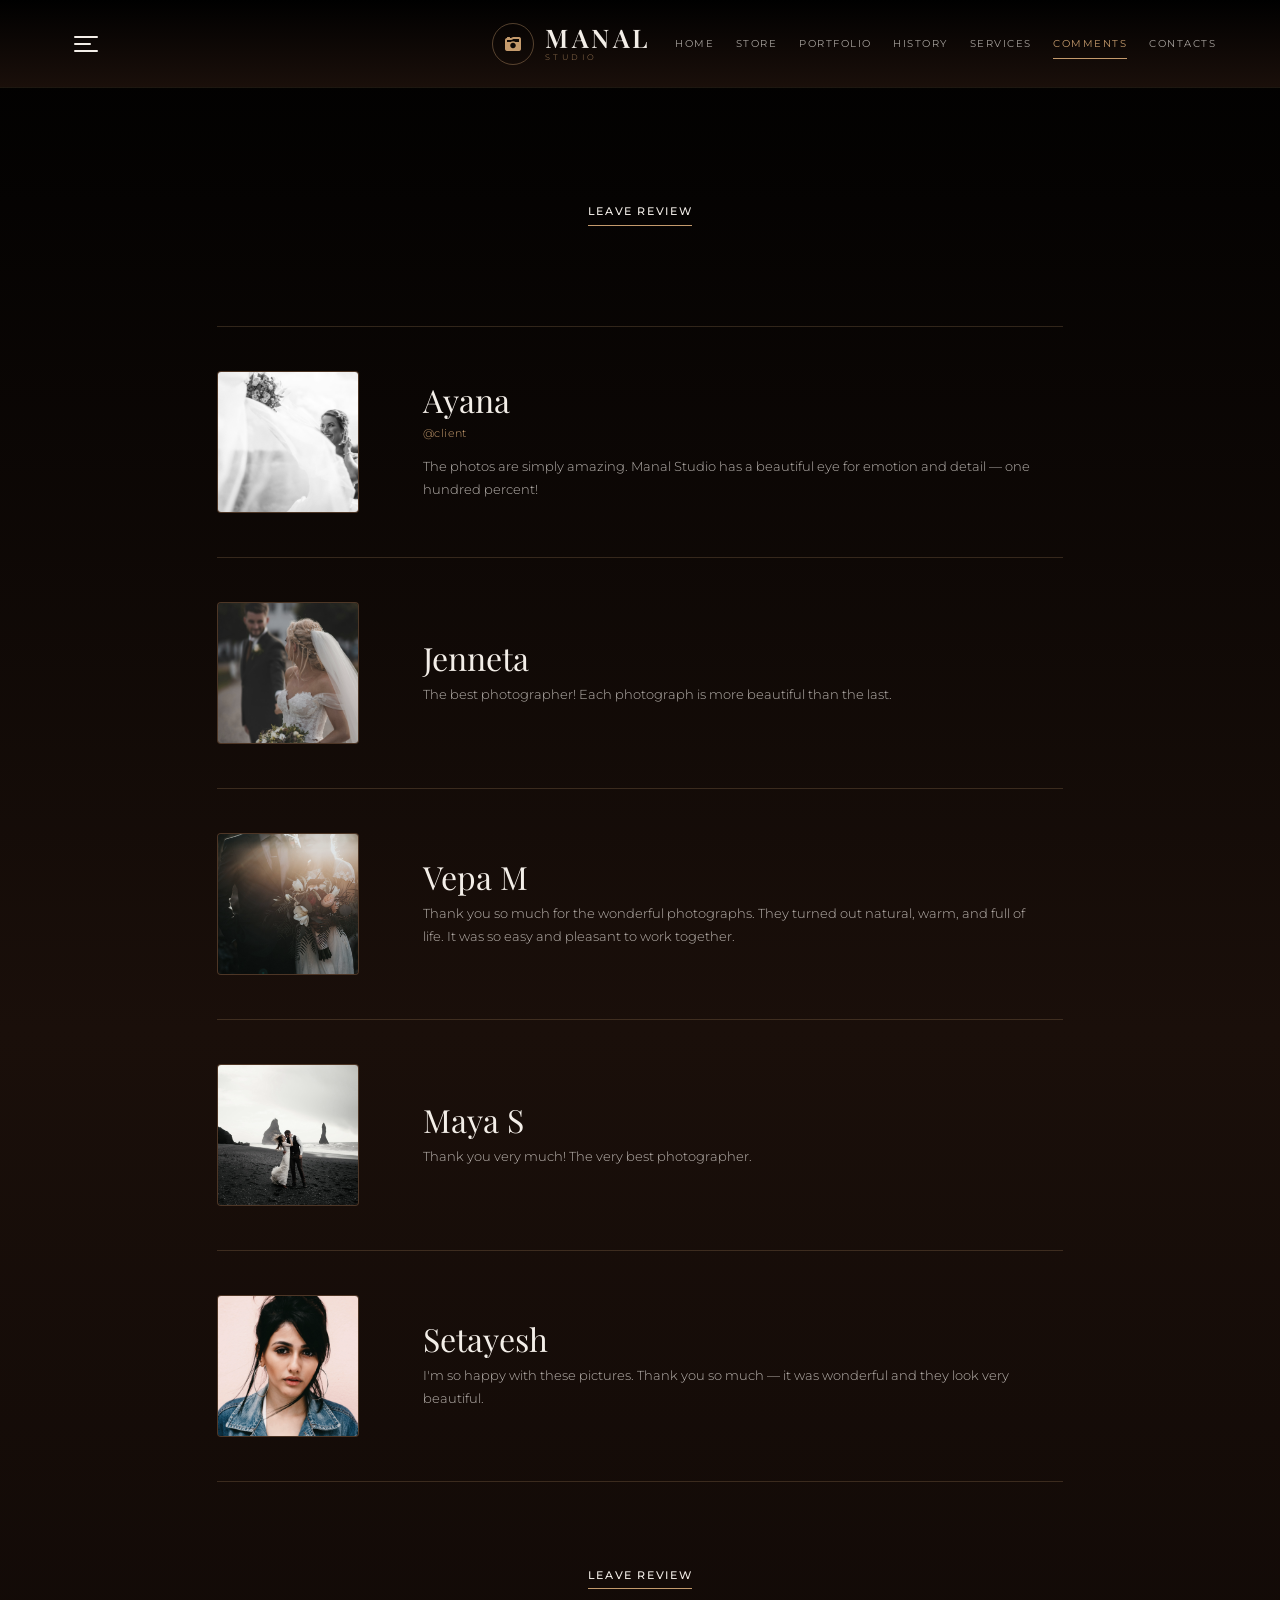
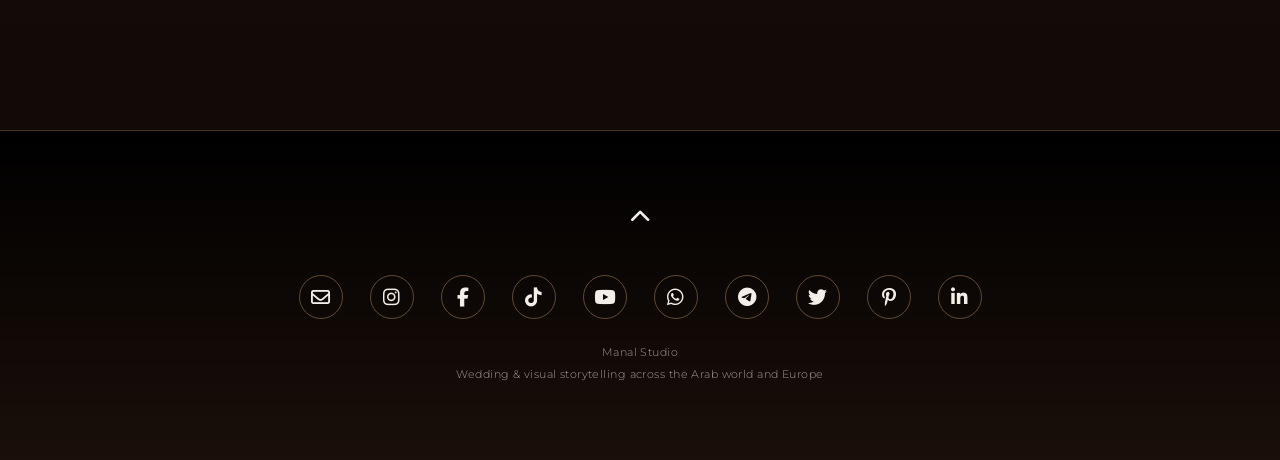
<file: davinci-website/comments.html>
<!doctype html>
<html lang="en">
<head>
    <meta charset="utf-8">
    <meta name="viewport" content="width=device-width,initial-scale=1">
    <meta name="description" content="Client reviews for Manal Studio wedding photography and visual storytelling.">
    <title>Comments | MANAL STUDIO</title>
    <link rel="preconnect" href="https://fonts.googleapis.com">
    <link rel="preconnect" href="https://fonts.gstatic.com" crossorigin>
    <link href="https://fonts.googleapis.com/css2?family=Montserrat:wght@300;400;500;600&family=Playfair+Display:wght@400;500;600&family=Noto+Sans+Arabic:wght@300;400;500;600&display=swap" rel="stylesheet">
    <link rel="stylesheet" href="https://cdnjs.cloudflare.com/ajax/libs/font-awesome/6.4.0/css/all.min.css">
    <style>
        /* ============================================================
           DESIGN SYSTEM & VARIABLES (MERGED: Black + Dark Brown + Cream)
           ============================================================ */
        :root {
            --black: #000000;
            --cream: #f3eee8;
            --white: #fff;
            --muted: rgba(243, 238, 232, 0.64);
            --line: rgba(196, 154, 108, 0.22);
            --brown-deep: #1A0F0A;
            --brown-mid: #2C1A12;
            --brown-accent: #8B5A3C;
            --brown-light: #C49A6C;
            --serif: 'Playfair Display', serif;
            --sans: 'Montserrat', sans-serif;
            --arabic: 'Noto Sans Arabic', sans-serif;
        }

        * { box-sizing: border-box; margin: 0; padding: 0; }
        html { scroll-behavior: smooth; background: #000; }
        body {
            min-width: 320px;
            background: linear-gradient(180deg, #000000 0%, #1A0F0A 50%, #0D0705 100%);
            color: var(--cream);
            font: 300 16px/1.6 var(--sans);
            overflow-x: hidden;
            -webkit-font-smoothing: antialiased;
        }
        body.locked { overflow: hidden; }
        a { color: inherit; text-decoration: none; transition: all 0.3s ease; }
        button, input, textarea { font: inherit; }
        img { display: block; width: 100%; height: 100%; object-fit: cover; }

        html[lang="ar"] body { font-family: var(--arabic); direction: rtl; }

        .skip-link {
            position: fixed;
            top: -4rem;
            left: 1rem;
            z-index: 99;
            padding: .7rem 1rem;
            background: var(--cream);
            color: var(--black);
            font-size: 12px;
            transition: top 0.3s ease;
        }
        .skip-link:focus { top: 1rem; }

        /* ============================================================
           HEADER (PROFESSIONAL - AWWWARDS LEVEL)
           ============================================================ */
        .header {
            position: sticky;
            top: 0;
            z-index: 1000;
            display: flex;
            align-items: center;
            gap: 24px;
            height: 88px;
            padding: 0 5vw;
            background: linear-gradient(180deg, #000000 0%, #1A0F0A 100%);
            color: var(--cream);
            border-bottom: 1px solid rgba(196, 154, 108, 0.15);
            backdrop-filter: blur(14px);
            -webkit-backdrop-filter: blur(14px);
            transition: all 0.4s cubic-bezier(0.25, 0.46, 0.45, 0.94);
            animation: headerFadeIn 0.8s ease-out;
        }

        @keyframes headerFadeIn {
            from { opacity: 0; transform: translateY(-20px); }
            to { opacity: 1; transform: translateY(0); }
        }

        .header.scrolled {
            background: linear-gradient(180deg, rgba(0,0,0,0.98) 0%, rgba(26,15,10,0.98) 100%);
            box-shadow: 0 4px 30px rgba(0, 0, 0, 0.5);
            border-bottom-color: rgba(196, 154, 108, 0.35);
        }

        .header-left {
            display: flex;
            align-items: center;
            gap: 1.2rem;
            flex: 1;
        }

        /* === ANIMATED MENU TOGGLE === */
        .menu-toggle {
            background: none;
            border: none;
            cursor: pointer;
            padding: 10px;
            border-radius: 50%;
            transition: all 0.4s cubic-bezier(0.34, 1.56, 0.64, 1);
            position: relative;
            display: flex;
            align-items: center;
            justify-content: center;
            width: 44px;
            height: 44px;
            -webkit-tap-highlight-color: transparent;
        }

        .menu-toggle::before {
            content: '';
            position: absolute;
            inset: 0;
            border-radius: 50%;
            background: rgba(139, 90, 60, 0.2);
            opacity: 0;
            transform: scale(0.7);
            transition: all 0.4s cubic-bezier(0.34, 1.56, 0.64, 1);
        }

        .menu-toggle:active::before { opacity: 1; transform: scale(1); }

        .menu-icon {
            display: flex;
            flex-direction: column;
            justify-content: center;
            gap: 5px;
            width: 26px;
            height: 20px;
            position: relative;
            z-index: 1;
        }

        .menu-icon span {
            display: block;
            height: 2px;
            background-color: var(--cream);
            border-radius: 2px;
            transition: all 0.4s cubic-bezier(0.68, -0.55, 0.27, 1.55);
            transform-origin: center;
        }

        .menu-icon span:nth-child(1) { width: 100%; }
        .menu-icon span:nth-child(2) { width: 70%; }
        .menu-icon span:nth-child(3) { width: 100%; }

        .menu-toggle:active .menu-icon span { background-color: var(--brown-light); }
        .menu-toggle:active .menu-icon span:nth-child(2) { width: 100%; }

        .menu-toggle.is-open .menu-icon span:nth-child(1) {
            transform: translateY(7px) rotate(45deg);
            background-color: var(--brown-light);
        }
        .menu-toggle.is-open .menu-icon span:nth-child(2) {
            opacity: 0;
            transform: translateX(-20px);
        }
        .menu-toggle.is-open .menu-icon span:nth-child(3) {
            transform: translateY(-7px) rotate(-45deg);
            background-color: var(--brown-light);
        }

        /* === LOGO === */
        .logo { flex: 0 0 auto; display: flex; justify-content: center; }

        .logo a {
            display: inline-flex;
            align-items: center;
            gap: 0.7rem;
            color: var(--cream);
            transition: all 0.4s cubic-bezier(0.25, 0.46, 0.45, 0.94);
            -webkit-tap-highlight-color: transparent;
        }

        .logo-icon {
            display: flex;
            align-items: center;
            justify-content: center;
            width: 42px;
            height: 42px;
            border: 1px solid rgba(196, 154, 108, 0.4);
            border-radius: 50%;
            color: var(--brown-light);
            font-size: 1rem;
            transition: all 0.6s cubic-bezier(0.34, 1.56, 0.64, 1);
            position: relative;
            overflow: hidden;
            flex-shrink: 0;
        }

        .logo-icon::before {
            content: '';
            position: absolute;
            inset: 0;
            background: rgba(139, 90, 60, 0.25);
            transform: scale(0);
            border-radius: 50%;
            transition: transform 0.5s cubic-bezier(0.34, 1.56, 0.64, 1);
        }

        .logo a:active .logo-icon::before { transform: scale(1); }
        .logo a:active .logo-icon {
            border-color: var(--brown-light);
            transform: rotate(360deg);
            color: var(--cream);
        }

        .logo-text { display: flex; flex-direction: column; line-height: 0.9; }

        .logo-text strong {
            font-family: var(--serif);
            font-size: clamp(1.25rem, 2vw, 1.75rem);
            font-weight: 600;
            letter-spacing: 0.14em;
            text-transform: uppercase;
            display: block;
            transition: color 0.4s ease;
            color: var(--cream);
        }

        .logo-text small {
            font-family: var(--sans);
            font-size: 0.49rem;
            letter-spacing: 0.43em;
            text-transform: uppercase;
            opacity: 0.8;
            margin-top: 5px;
            display: block;
            color: var(--brown-light);
            transition: letter-spacing 0.4s ease, color 0.4s ease;
        }

        .logo a:active .logo-text strong { color: var(--brown-light); }
        .logo a:active .logo-text small { letter-spacing: 0.6em; }

        /* === DESKTOP NAV === */
        nav {
            display: flex;
            align-items: center;
            gap: clamp(12px, 1.7vw, 27px);
            margin-left: auto;
            font-size: 10px;
            font-weight: 400;
            letter-spacing: 0.15em;
            text-transform: uppercase;
        }

        nav a {
            position: relative;
            padding: 8px 0;
            opacity: 0.66;
            transition: opacity 0.3s ease, color 0.3s ease;
            color: var(--cream);
        }

        nav a::after {
            position: absolute;
            right: 0;
            bottom: 1px;
            left: 0;
            height: 1px;
            background: var(--brown-light);
            content: '';
            transform: scaleX(0);
            transform-origin: right;
            transition: transform 0.25s ease;
        }

        nav a:hover, nav a.active { opacity: 1; color: var(--brown-light); }
        nav a:hover::after, nav a.active::after { transform: scaleX(1); transform-origin: left; }

        /* === HEADER RESPONSIVE === */
        @media (max-width: 760px) {
            .header { height: 76px; padding: 0 6vw; gap: 12px; }
            .header-left { gap: 0.6rem; }
            .menu-toggle { width: 40px; height: 40px; padding: 8px; }
            .lang-btn { padding: 0.4rem 0.8rem; font-size: 0.75rem; gap: 0.4rem; }
            .lang-globe { font-size: 0.75rem; }
            .lang-chevron { font-size: 0.5rem; }
            .lang-dropdown { min-width: 160px; left: -20px; }
            .logo-icon { width: 36px; height: 36px; font-size: 0.85rem; }
            .logo-text strong { font-size: 1.1rem; letter-spacing: 0.1em; }
            .logo-text small { font-size: 0.42rem; letter-spacing: 0.4em; }
            nav { display: none; }
        }

        /* === MOBILE MENU OVERLAY === */
        .mobile-menu {
            position: fixed;
            inset: 0;
            z-index: 2000;
            display: flex;
            flex-direction: column;
            justify-content: center;
            padding: 10vw;
            background: linear-gradient(180deg, #000000 0%, #1A0F0A 50%, #000000 100%);
            color: var(--cream);
            opacity: 0;
            pointer-events: none;
            transition: opacity 0.3s ease;
        }
        .mobile-menu.open { opacity: 1; pointer-events: auto; }

        .mobile-menu a {
            width: max-content;
            margin: 8px 0;
            font: 400 clamp(1.9rem, 7vw, 3.4rem)/1.15 var(--serif);
            color: var(--cream);
            opacity: 0;
            transform: translateX(-30px);
            transition: opacity 0.5s ease, transform 0.5s cubic-bezier(0.34, 1.56, 0.64, 1), color 0.3s ease, padding 0.3s ease;
        }
        .mobile-menu.open a {
            opacity: 1;
            transform: translateX(0);
        }
        .mobile-menu.open a:nth-child(1) { transition-delay: 0.05s; }
        .mobile-menu.open a:nth-child(2) { transition-delay: 0.10s; }
        .mobile-menu.open a:nth-child(3) { transition-delay: 0.15s; }
        .mobile-menu.open a:nth-child(4) { transition-delay: 0.20s; }
        .mobile-menu.open a:nth-child(5) { transition-delay: 0.25s; }
        .mobile-menu.open a:nth-child(6) { transition-delay: 0.30s; }
        .mobile-menu.open a:nth-child(7) { transition-delay: 0.35s; }
        .mobile-menu.open a:nth-child(8) { transition-delay: 0.40s; }
        .mobile-menu a:hover, .mobile-menu a:active { color: var(--brown-light); padding-left: 15px; }

        .close-menu {
            position: absolute;
            top: 20px;
            right: 5vw;
            border: 0;
            background: none;
            color: var(--cream);
            font-size: 42px;
            cursor: pointer;
            transition: all 0.3s ease;
            -webkit-tap-highlight-color: transparent;
        }
        .close-menu:hover, .close-menu:active { color: var(--brown-light); transform: rotate(90deg); }

        .mobile-socials {
            display: flex;
            gap: 24px;
            margin-top: 36px;
            font-size: 20px;
        }
        .mobile-socials a {
            display: inline-flex;
            align-items: center;
            justify-content: center;
            width: 44px;
            height: 44px;
            border: 1px solid rgba(196, 154, 108, 0.45);
            border-radius: 50%;
            color: var(--cream);
            opacity: 1;
            transform: none;
            font-size: 1rem;
            transition: all 0.3s ease;
        }
        .mobile-socials a:hover, .mobile-socials a:active {
            color: var(--brown-light);
            border-color: var(--brown-light);
            background: rgba(139, 90, 60, 0.2);
        }

        /* ============================================================
           REVIEWS (MERGED: Black + Brown + Cream)
           ============================================================ */
        .reviews-page {
            max-width: 1000px;
            margin: 0 auto;
            padding: clamp(64px,9vw,118px) 6vw clamp(80px,11vw,145px);
        }

        .reviews-action {
            display: flex;
            justify-content: center;
            margin-bottom: clamp(58px,8vw,100px);
        }

        .link-button {
            padding-bottom: 4px;
            border: 0;
            border-bottom: 1px solid var(--brown-light);
            background: transparent;
            color: var(--cream);
            cursor: pointer;
            font-size: 11px;
            font-weight: 500;
            letter-spacing: .15em;
            text-transform: uppercase;
            transition: opacity .2s, color .2s, border-color .2s;
            -webkit-tap-highlight-color: transparent;
        }
        .link-button:hover, .link-button:active {
            color: var(--brown-light);
            border-color: var(--brown-light);
            opacity: 1;
        }

        .review-list {
            border-top: 1px solid var(--line);
        }

        .review {
            display: grid;
            grid-template-columns: 142px minmax(0,1fr);
            gap: clamp(26px,5vw,72px);
            padding: clamp(25px,4vw,44px) 0;
            border-bottom: 1px solid var(--line);
            opacity: 0;
            transform: translateY(24px);
            transition: opacity .65s ease, transform .75s cubic-bezier(.2,.65,.2,1);
        }
        .review.visible { opacity: 1; transform: none; }

        .avatar {
            aspect-ratio: 1;
            overflow: hidden;
            background: var(--brown-mid);
            border: 1px solid var(--line);
            border-radius: 4px;
        }
        .avatar img {
            display: block;
            width: 100%;
            height: 100%;
            object-fit: cover;
            filter: saturate(.72);
            transition: filter .35s, transform .6s;
        }
        .review:hover .avatar img, .review:active .avatar img {
            filter: saturate(1);
            transform: scale(1.04);
        }

        .review-content {
            display: flex;
            flex-direction: column;
            justify-content: center;
        }

        .review h2 {
            margin-bottom: 7px;
            font: 400 clamp(1.65rem,2.5vw,2.25rem)/1.12 var(--serif);
            color: var(--cream);
        }

        .review .handle {
            display: inline-block;
            width: max-content;
            margin-bottom: 12px;
            color: var(--brown-light);
            font-size: 11px;
            letter-spacing: .04em;
            transition: color 0.3s ease;
        }
        .review .handle:hover, .review .handle:active { color: var(--cream); }

        .review p {
            max-width: 610px;
            color: rgba(243, 238, 232, 0.75);
            font-size: 13px;
            line-height: 1.78;
        }

        .reviews-bottom {
            display: flex;
            justify-content: center;
            margin-top: clamp(55px,7vw,85px);
        }

        /* ============================================================
           FOOTER (MERGED: Black + Brown + Cream)
           ============================================================ */
        .footer {
            padding: 70px 6vw 76px;
            background: linear-gradient(180deg, #000000 0%, #1A0F0A 100%);
            color: var(--cream);
            text-align: center;
            border-top: 1px solid rgba(196, 154, 108, 0.25);
        }

        .back-top {
            display: inline-block;
            margin-bottom: 33px;
            font-size: 21px;
            color: var(--cream);
            transition: all 0.3s ease;
        }
        .back-top:hover, .back-top:active { color: var(--brown-light); transform: translateY(-4px); }

        .socials {
            display: flex;
            justify-content: center;
            gap: 27px;
            margin-bottom: 25px;
            font-size: 19px;
        }
        .socials a {
            display: inline-flex;
            align-items: center;
            justify-content: center;
            width: 44px;
            height: 44px;
            border: 1px solid rgba(196, 154, 108, 0.45);
            border-radius: 50%;
            color: var(--cream);
            transition: all 0.3s ease;
        }
        .socials a:hover, .socials a:active {
            color: var(--brown-light);
            border-color: var(--brown-light);
            background: rgba(139, 90, 60, 0.2);
            transform: translateY(-3px);
        }

        .footer p {
            margin-top: 4px;
            color: var(--muted);
            font-size: 11px;
            letter-spacing: .04em;
        }

        /* ============================================================
           DIALOG (MERGED: Black + Brown + Cream)
           ============================================================ */
        .dialog {
            position: fixed;
            inset: 0;
            z-index: 3000;
            display: grid;
            place-items: center;
            padding: 22px;
            background: rgba(0, 0, 0, .76);
            opacity: 0;
            pointer-events: none;
            transition: opacity .25s;
        }
        .dialog.open { opacity: 1; pointer-events: auto; }

        .dialog-card {
            position: relative;
            width: min(100%, 590px);
            max-height: calc(100vh - 44px);
            overflow: auto;
            padding: clamp(28px,5vw,52px);
            background: linear-gradient(180deg, #120A06 0%, #1A0F0A 100%);
            border: 1px solid var(--line);
            border-radius: 4px;
            transform: translateY(18px);
            transition: transform .28s;
        }
        .dialog.open .dialog-card { transform: none; }

        .dialog-card h2 {
            margin-bottom: 10px;
            font: 400 clamp(2.2rem,4.5vw,3.7rem)/1 var(--serif);
            text-transform: uppercase;
            color: var(--cream);
        }
        .dialog-card > p {
            margin-bottom: 28px;
            color: var(--muted);
            font-size: 13px;
        }

        .dialog-close {
            position: absolute;
            top: 12px;
            right: 18px;
            border: 0;
            background: none;
            color: var(--cream);
            cursor: pointer;
            font-size: 32px;
            line-height: 1;
            transition: color 0.3s ease, transform 0.3s ease;
            -webkit-tap-highlight-color: transparent;
        }
        .dialog-close:hover, .dialog-close:active { color: var(--brown-light); transform: rotate(90deg); }

        .review-form {
            display: flex;
            flex-direction: column;
            gap: 18px;
        }

        .review-form input,
        .review-form textarea {
            width: 100%;
            border: 0;
            border-bottom: 1px solid rgba(196, 154, 108, 0.5);
            border-radius: 0;
            outline: 0;
            background: transparent;
            color: var(--cream);
            padding: 14px 0;
            font-size: 13px;
            transition: border-color .2s;
        }
        .review-form input:focus,
        .review-form textarea:focus {
            border-color: var(--brown-light);
        }
        .review-form input::placeholder,
        .review-form textarea::placeholder {
            color: rgba(243, 238, 232, 0.4);
        }

        .review-form textarea { min-height: 125px; resize: vertical; }

        .form-button {
            min-height: 57px;
            margin-top: 9px;
            border: 1px solid var(--brown-accent);
            background: var(--brown-accent);
            color: var(--white);
            cursor: pointer;
            font-size: 10px;
            font-weight: 500;
            letter-spacing: .16em;
            text-transform: uppercase;
            transition: background .25s, transform .25s, border-color .25s, color .25s;
            -webkit-tap-highlight-color: transparent;
        }
        .form-button:hover, .form-button:active {
            background: var(--brown-light);
            border-color: var(--brown-light);
            color: var(--black);
            transform: translateY(-2px);
        }

        .honeypot {
            position: absolute !important;
            left: -9999px !important;
            opacity: 0 !important;
        }

        /* ============================================================
           ADVANCED ANIMATIONS
           ============================================================ */

        /* === PRELOADER === */
        .preloader {
            position: fixed;
            inset: 0;
            z-index: 9999;
            background: linear-gradient(180deg, #000000 0%, #1A0F0A 50%, #000000 100%);
            display: flex;
            align-items: center;
            justify-content: center;
            transition: opacity 0.8s ease, visibility 0.8s ease;
        }
        .preloader.hidden { opacity: 0; visibility: hidden; }
        .preloader-content { text-align: center; display: flex; flex-direction: column; align-items: center; gap: 0.3rem; }
        .preloader-logo {
            font-family: var(--serif);
            font-size: 2.5rem;
            font-weight: 600;
            letter-spacing: 0.3em;
            color: var(--cream);
            text-transform: uppercase;
            animation: preloaderFadeIn 1s ease-out;
        }
        .preloader-sub {
            font-family: var(--sans);
            font-size: 0.7rem;
            letter-spacing: 0.6em;
            color: var(--brown-light);
            text-transform: uppercase;
            animation: preloaderFadeIn 1s ease-out 0.3s backwards;
        }
        .preloader-line {
            width: 80px;
            height: 1px;
            background: var(--brown-light);
            margin-top: 1rem;
            animation: preloaderLine 1.5s ease-in-out infinite;
        }
        @keyframes preloaderFadeIn {
            from { opacity: 0; transform: translateY(10px); }
            to { opacity: 1; transform: translateY(0); }
        }
        @keyframes preloaderLine {
            0%, 100% { width: 40px; opacity: 0.5; }
            50% { width: 80px; opacity: 1; }
        }

        /* === SCROLL PROGRESS BAR === */
        .scroll-progress {
            position: fixed;
            top: 0;
            left: 0;
            height: 3px;
            width: 0%;
            background: linear-gradient(90deg, var(--brown-accent), var(--brown-light));
            z-index: 9998;
            transition: width 0.1s linear;
            box-shadow: 0 0 10px rgba(196, 154, 108, 0.5);
        }

        /* === BACK TO TOP === */
        .back-to-top-btn {
            position: fixed;
            bottom: 1.5rem;
            right: 1.5rem;
            z-index: 900;
            width: 48px;
            height: 48px;
            border-radius: 50%;
            border: 1px solid var(--brown-light);
            background: linear-gradient(180deg, #000000 0%, #1A0F0A 100%);
            color: var(--brown-light);
            font-size: 1.1rem;
            cursor: pointer;
            display: flex;
            align-items: center;
            justify-content: center;
            opacity: 0;
            visibility: hidden;
            transform: translateY(20px);
            transition: all 0.4s cubic-bezier(0.25, 0.46, 0.45, 0.94);
            box-shadow: 0 8px 24px rgba(0, 0, 0, 0.5);
            -webkit-tap-highlight-color: transparent;
        }
        .back-to-top-btn.visible { opacity: 1; visibility: visible; transform: translateY(0); }
        .back-to-top-btn:active { transform: scale(0.9); background: var(--brown-accent); color: var(--white); }

        /* === TOUCH FEEDBACK === */
        .menu-toggle:active, .mobile-menu a:active, .socials a:active, .back-top:active, .link-button:active, .form-button:active, .dialog-close:active {
            transform: scale(0.95);
        }

        /* === RIPPLE EFFECT === */
        .ripple { position: relative; overflow: hidden; }
        .ripple-effect {
            position: absolute;
            border-radius: 50%;
            background: rgba(196, 154, 108, 0.4);
            transform: scale(0);
            animation: rippleAnimation 0.7s cubic-bezier(0.25, 0.46, 0.45, 0.94);
            pointer-events: none;
        }
        @keyframes rippleAnimation {
            to { transform: scale(4); opacity: 0; }
        }

        /* === PAGE TRANSITION (Fade In) === */
        .page-transition { animation: pageFadeIn 0.8s ease-out; }
        @keyframes pageFadeIn {
            from { opacity: 0; }
            to { opacity: 1; }
        }

        /* ============================================================
           RESPONSIVE (MOBILE)
           ============================================================ */
        @media (max-width: 760px) {
            .header { height: 76px; padding: 0 6vw; }
            nav { display: none; }
            .reviews-page { padding: 58px 7vw 78px; }
            .reviews-action { justify-content: flex-start; margin-bottom: 54px; }
            .review { grid-template-columns: 94px minmax(0,1fr); gap: 22px; }
            .review h2 { font-size: 1.65rem; }
            .review p { font-size: 12px; }
            .dialog-card { padding: 37px 25px 28px; }
            .preloader-logo { font-size: 2rem; }
            .back-to-top-btn { bottom: 1rem; right: 1rem; width: 44px; height: 44px; }
        }

        @media (max-width: 390px) {
            .review { grid-template-columns: 76px minmax(0,1fr); gap: 16px; }
        }

        /* === REDUCED MOTION === */
        @media (prefers-reduced-motion: reduce) {
            .review { opacity: 1; transform: none; transition: none; }
            .preloader-line { animation: none; }
            .header { animation: none; }
        }
    </style>
</head>
<body>
    <!-- ================= SCROLL PROGRESS BAR ================= -->
    <div class="scroll-progress" id="scrollProgress"></div>

    <a class="skip-link" href="#reviews">Skip to reviews</a>

    <!-- ================= HEADER ================= -->
    <header class="header" id="top">
        <div class="header-left">
            <button class="menu-toggle" id="menuToggle" aria-label="Open menu" aria-expanded="false">
                <span class="menu-icon">
                    <span></span>
                    <span></span>
                    <span></span>
                </span>
            </button>
        </div>
        <div class="logo">
            <a href="index.html" aria-label="MANAL STUDIO home">
                <span class="logo-icon">
                    <i class="fas fa-camera-retro"></i>
                </span>
                <span class="logo-text">
                    <strong>MANAL</strong>
                    <small>STUDIO</small>
                </span>
            </a>
        </div>
        <nav aria-label="Main navigation">
            <a href="index.html">Home</a>
            <a href="store.html">Store</a>
            <a href="portfolio.html">Portfolio</a>
            <a href="history.html">History</a>
            <a href="service.html">Services</a>
            <a href="comments.html" class="active">Comments</a>
            <a href="contacts.html">Contacts</a>
        </nav>
    </header>

    <!-- ================= MOBILE MENU ================= -->
    <div class="mobile-menu" id="mobileMenu" aria-hidden="true">
        <button class="close-menu" id="closeMenu" type="button" aria-label="Close menu">&times;</button>
        <a href="index.html">Home</a>
        <a href="store.html">Store</a>
        <a href="portfolio.html">Portfolio</a>
        <a href="history.html">History</a>
        <a href="service.html">Services</a>
        <a href="comments.html">Comments</a>
        <a href="contacts.html">Contacts</a>
        <div class="mobile-socials">
            <a href="mailto:alkamelamr1@gmail.com" aria-label="Email Manal Studio"><i class="fa-regular fa-envelope"></i></a>
        </div>
    </div>

    <!-- ================= MAIN CONTENT ================= -->
    <main id="reviews" class="reviews-page">
        <div class="reviews-action">
            <button class="link-button" data-open-dialog type="button">Leave review</button>
        </div>
        <section class="review-list" aria-label="Client reviews">
            <article class="review">
                <div class="avatar"><img src="assets/images/portfolio/24-1639331309653-5d3dc5e1486b.jpg" alt="Client portrait"></div>
                <div class="review-content">
                    <h2>Ayana</h2>
                    <a class="handle" href="mailto:alkamelamr1@gmail.com">@client</a>
                    <p>The photos are simply amazing. Manal Studio has a beautiful eye for emotion and detail — one hundred percent!</p>
                </div>
            </article>
            <article class="review">
                <div class="avatar"><img src="assets/images/portfolio/21-1639331594780-73c507b40b9e.jpg" alt="Client wedding moment"></div>
                <div class="review-content">
                    <h2>Jenneta</h2>
                    <p>The best photographer! Each photograph is more beautiful than the last.</p>
                </div>
            </article>
            <article class="review">
                <div class="avatar"><img src="assets/images/portfolio/01-1519741497674-611481863552.jpg" alt="Client wedding portrait"></div>
                <div class="review-content">
                    <h2>Vepa M</h2>
                    <p>Thank you so much for the wonderful photographs. They turned out natural, warm, and full of life. It was so easy and pleasant to work together.</p>
                </div>
            </article>
            <article class="review">
                <div class="avatar"><img src="assets/images/portfolio/05-1544078751-58fee2d8a03b.jpg" alt="Client love story moment"></div>
                <div class="review-content">
                    <h2>Maya S</h2>
                    <p>Thank you very much! The very best photographer.</p>
                </div>
            </article>
            <article class="review">
                <div class="avatar"><img src="assets/images/portfolio/15-1488426862026-3ee34a7d66df.jpg" alt="Client portrait"></div>
                <div class="review-content">
                    <h2>Setayesh</h2>
                    <p>I'm so happy with these pictures. Thank you so much — it was wonderful and they look very beautiful.</p>
                </div>
            </article>
        </section>
        <div class="reviews-bottom">
            <button class="link-button" data-open-dialog type="button">Leave review</button>
        </div>
    </main>

    <!-- ================= FOOTER ================= -->
    <footer class="footer">
        <a class="back-top" href="#top" aria-label="Back to top"><i class="fas fa-chevron-up"></i></a>
        <div class="socials">
            <a href="mailto:alkamelamr1@gmail.com" aria-label="Email Manal Studio"><i class="fa-regular fa-envelope"></i></a>
            <a href="https://www.instagram.com/" target="_blank" rel="noopener" aria-label="Instagram"><i class="fa-brands fa-instagram"></i></a>
            <a href="https://www.facebook.com/" target="_blank" rel="noopener" aria-label="Facebook"><i class="fa-brands fa-facebook-f"></i></a>
            <a href="https://www.tiktok.com/" target="_blank" rel="noopener" aria-label="TikTok"><i class="fa-brands fa-tiktok"></i></a>
            <a href="https://www.youtube.com/" target="_blank" rel="noopener" aria-label="YouTube"><i class="fa-brands fa-youtube"></i></a>
            <a href="https://wa.me/" target="_blank" rel="noopener" aria-label="WhatsApp"><i class="fa-brands fa-whatsapp"></i></a>
            <a href="https://t.me/" target="_blank" rel="noopener" aria-label="Telegram"><i class="fa-brands fa-telegram"></i></a>
            <a href="https://x.com/" target="_blank" rel="noopener" aria-label="X"><i class="fa-brands fa-twitter"></i></a>
            <a href="https://www.pinterest.com/" target="_blank" rel="noopener" aria-label="Pinterest"><i class="fa-brands fa-pinterest-p"></i></a>
            <a href="https://www.linkedin.com/" target="_blank" rel="noopener" aria-label="LinkedIn"><i class="fa-brands fa-linkedin-in"></i></a>
        </div>
        <p>Manal Studio</p>
        <p>Wedding & visual storytelling across the Arab world and Europe</p>
    </footer>

    <!-- ================= BACK TO TOP BUTTON ================= -->
    <button class="back-to-top-btn" id="backToTop" aria-label="Back to top">
        <i class="fas fa-chevron-up"></i>
    </button>

    <!-- ================= DIALOG (Review Form) ================= -->
    <div class="dialog" id="reviewDialog" role="dialog" aria-modal="true" aria-labelledby="reviewDialogTitle" aria-hidden="true">
        <div class="dialog-card">
            <button class="dialog-close" id="closeDialog" type="button" aria-label="Close review form">&times;</button>
            <h2 id="reviewDialogTitle">Leave review</h2>
            <p>Your review will be sent directly to Manal Studio.</p>
            <form class="review-form" action="https://formsubmit.co/alkamelamr1@gmail.com" method="POST">
                <input type="hidden" name="_subject" value="New Manal Studio review">
                <input type="hidden" name="_template" value="table">
                <input type="hidden" name="form_type" value="Client review">
                <input class="honeypot" type="text" name="_honey" tabindex="-1" autocomplete="off">
                <input type="text" name="name" placeholder="Your name" autocomplete="name" required>
                <input type="text" name="contacts" placeholder="Phone number or email" autocomplete="email" required>
                <textarea name="review" placeholder="Your message" required></textarea>
                <button class="form-button" type="submit">Send review</button>
            </form>
        </div>
    </div>

    <script src="assets/js/i18n.js"></script>
    <script>
        document.addEventListener('DOMContentLoaded', () => {

            // ================= SCROLL PROGRESS BAR =================
            const scrollProgress = document.getElementById('scrollProgress');
            if (scrollProgress) {
                window.addEventListener('scroll', () => {
                    const scrollTop = window.scrollY;
                    const docHeight = document.documentElement.scrollHeight - window.innerHeight;
                    const scrollPercent = (scrollTop / docHeight) * 100;
                    scrollProgress.style.width = scrollPercent + '%';
                }, { passive: true });
            }

            // ================= HEADER SCROLL EFFECT =================
            const header = document.querySelector('.header');
            if (header) {
                window.addEventListener('scroll', () => {
                    header.classList.toggle('scrolled', window.scrollY > 50);
                }, { passive: true });
            }

            // ================= SCROLL REVEAL =================
            const revealElements = document.querySelectorAll('.review');
            if ('IntersectionObserver' in window && revealElements.length) {
                const revealObserver = new IntersectionObserver((entries) => {
                    entries.forEach(entry => {
                        if (entry.isIntersecting) {
                            entry.target.classList.add('visible');
                            revealObserver.unobserve(entry.target);
                        }
                    });
                }, { threshold: 0.12 });
                revealElements.forEach(el => revealObserver.observe(el));
            }

            // ================= BACK TO TOP =================
            const backToTop = document.getElementById('backToTop');
            if (backToTop) {
                window.addEventListener('scroll', () => {
                    backToTop.classList.toggle('visible', window.scrollY > 400);
                }, { passive: true });
                backToTop.addEventListener('click', () => {
                    window.scrollTo({ top: 0, behavior: 'smooth' });
                });
            }

            // ================= MENU TOGGLE =================
            const menuToggle = document.getElementById('menuToggle');
            const closeButton = document.getElementById('closeMenu');
            const mobileMenu = document.getElementById('mobileMenu');
            const dialog = document.getElementById('reviewDialog');
            const closeDialog = document.getElementById('closeDialog');
            let trigger;

            function setMenu(open) {
                if (!mobileMenu || !menuToggle) return;
                mobileMenu.classList.toggle('open', open);
                menuToggle.classList.toggle('is-open', open);
                menuToggle.setAttribute('aria-expanded', String(open));
                mobileMenu.setAttribute('aria-hidden', String(!open));
                document.body.classList.toggle('locked', open || dialog.classList.contains('open'));
            }

            function setDialog(open) {
                if (!dialog) return;
                dialog.classList.toggle('open', open);
                dialog.setAttribute('aria-hidden', String(!open));
                document.body.classList.toggle('locked', open || mobileMenu.classList.contains('open'));
                if (open) {
                    setTimeout(() => dialog.querySelector('input[name="name"]')?.focus(), 100);
                } else if (trigger) {
                    trigger.focus();
                }
            }

            if (menuToggle) {
                menuToggle.addEventListener('click', () => {
                    const isOpen = mobileMenu?.classList.contains('open');
                    setMenu(!isOpen);
                });
            }
            if (closeButton) closeButton.addEventListener('click', () => setMenu(false));
            if (mobileMenu) {
                mobileMenu.querySelectorAll('a').forEach(link => {
                    link.addEventListener('click', () => setMenu(false));
                });
            }

            // ================= REVIEW DIALOG =================
            document.querySelectorAll('[data-open-dialog]').forEach(btn => {
                btn.addEventListener('click', () => {
                    trigger = btn;
                    setDialog(true);
                });
            });
            if (closeDialog) closeDialog.addEventListener('click', () => setDialog(false));
            if (dialog) {
                dialog.addEventListener('click', (e) => {
                    if (e.target === dialog) setDialog(false);
                });
            }

            // ================= ESCAPE KEY =================
            document.addEventListener('keydown', (e) => {
                if (e.key === 'Escape') {
                    if (dialog.classList.contains('open')) setDialog(false);
                    else if (mobileMenu.classList.contains('open')) setMenu(false);
                }
            });

            // ================= RIPPLE EFFECT =================
            document.querySelectorAll('.link-button, .form-button, .menu-toggle, .socials a, .back-top, .dialog-close').forEach(el => {
                el.classList.add('ripple');
                el.addEventListener('touchstart', (e) => {
                    const touch = e.touches[0];
                    const rect = el.getBoundingClientRect();
                    const x = touch.clientX - rect.left;
                    const y = touch.clientY - rect.top;
                    const ripple = document.createElement('span');
                    ripple.className = 'ripple-effect';
                    const size = Math.max(rect.width, rect.height);
                    ripple.style.width = ripple.style.height = size + 'px';
                    ripple.style.left = (x - size / 2) + 'px';
                    ripple.style.top = (y - size / 2) + 'px';
                    el.appendChild(ripple);
                    setTimeout(() => ripple.remove(), 700);
                }, { passive: true });
            });

            // ================= HAPTIC FEEDBACK =================
            function triggerHaptic(duration = 10) {
                if ('vibrate' in navigator) {
                    try { navigator.vibrate(duration); } catch (e) {}
                }
            }
            document.querySelectorAll('.link-button, .form-button, .menu-toggle, .dialog-close').forEach(btn => {
                btn.addEventListener('touchstart', () => triggerHaptic(10), { passive: true });
            });

            // ================= PAGE TRANSITION (Fade In) =================
            document.body.classList.add('page-transition');

        });
    </script>
<link rel="stylesheet" href="assets/css/photography-effects.css">
<script src="assets/js/photography-effects.js"></script>
</body>
</html>
</file>
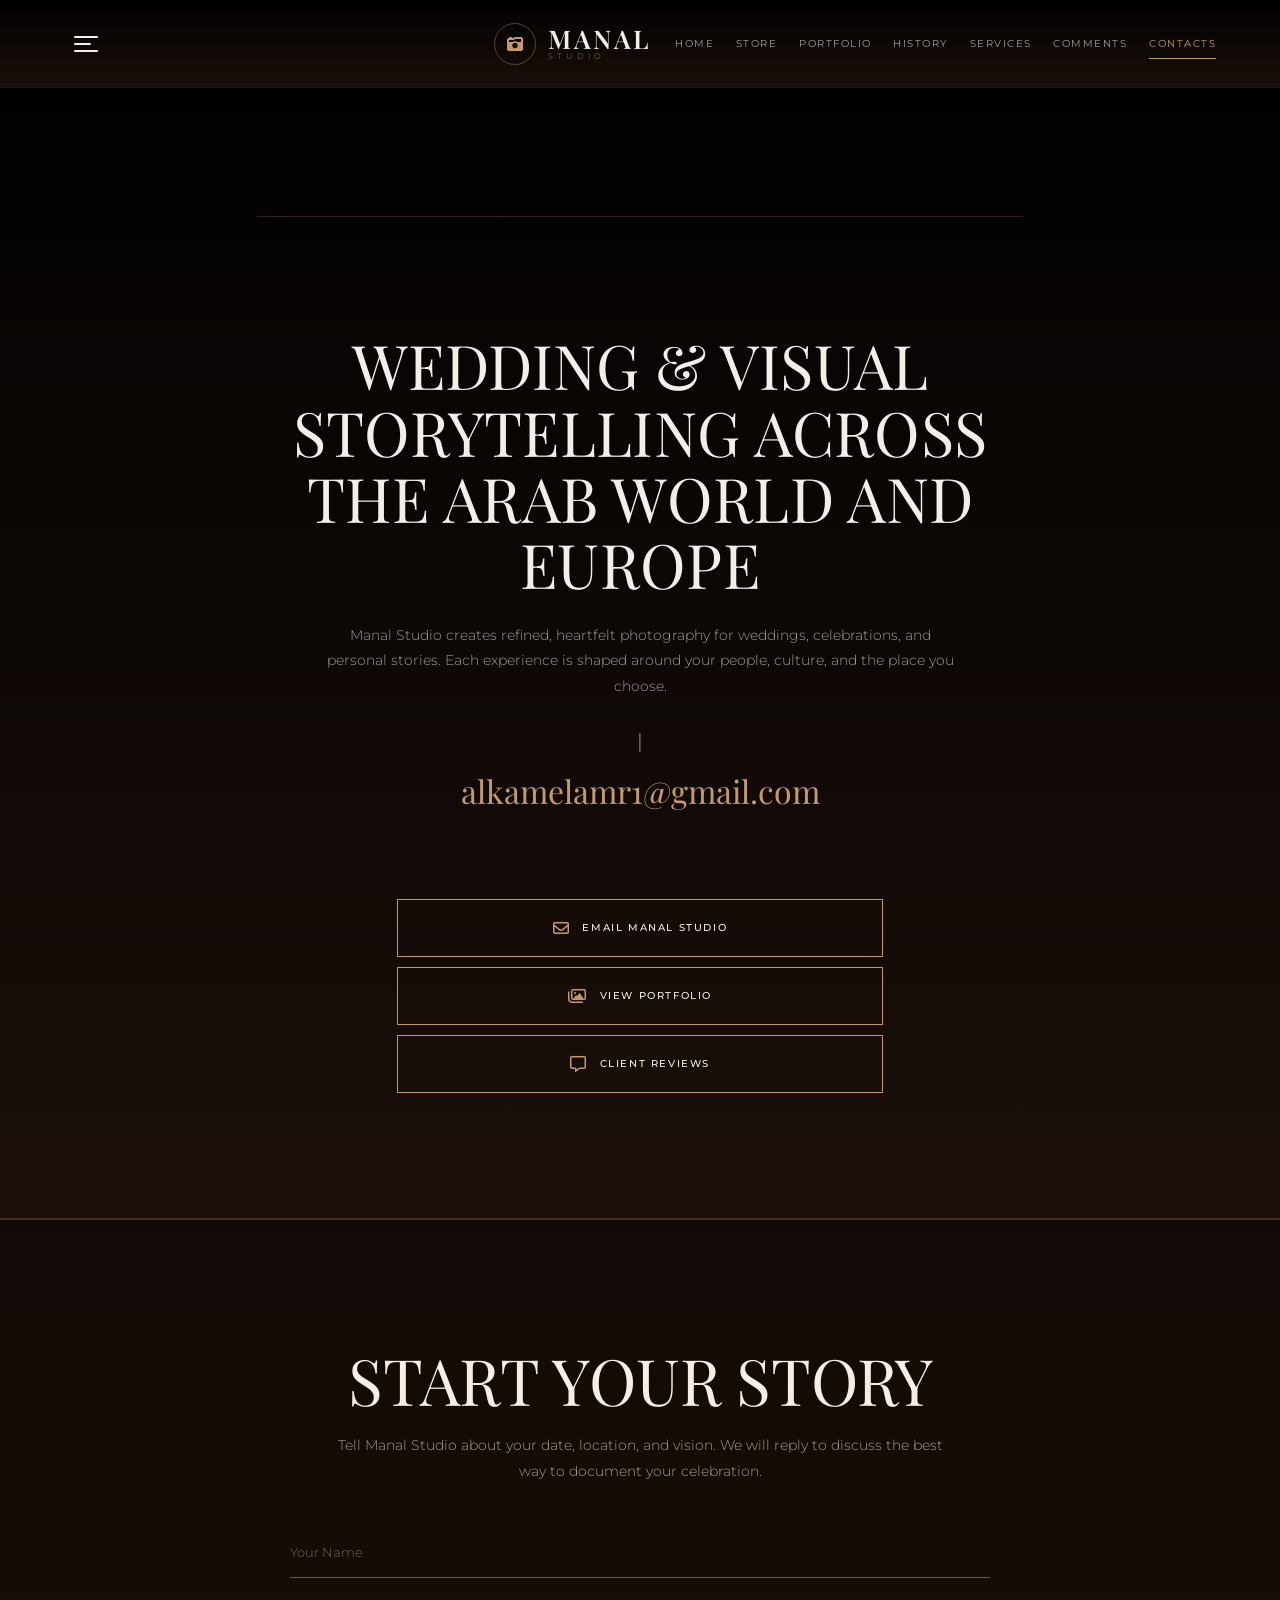
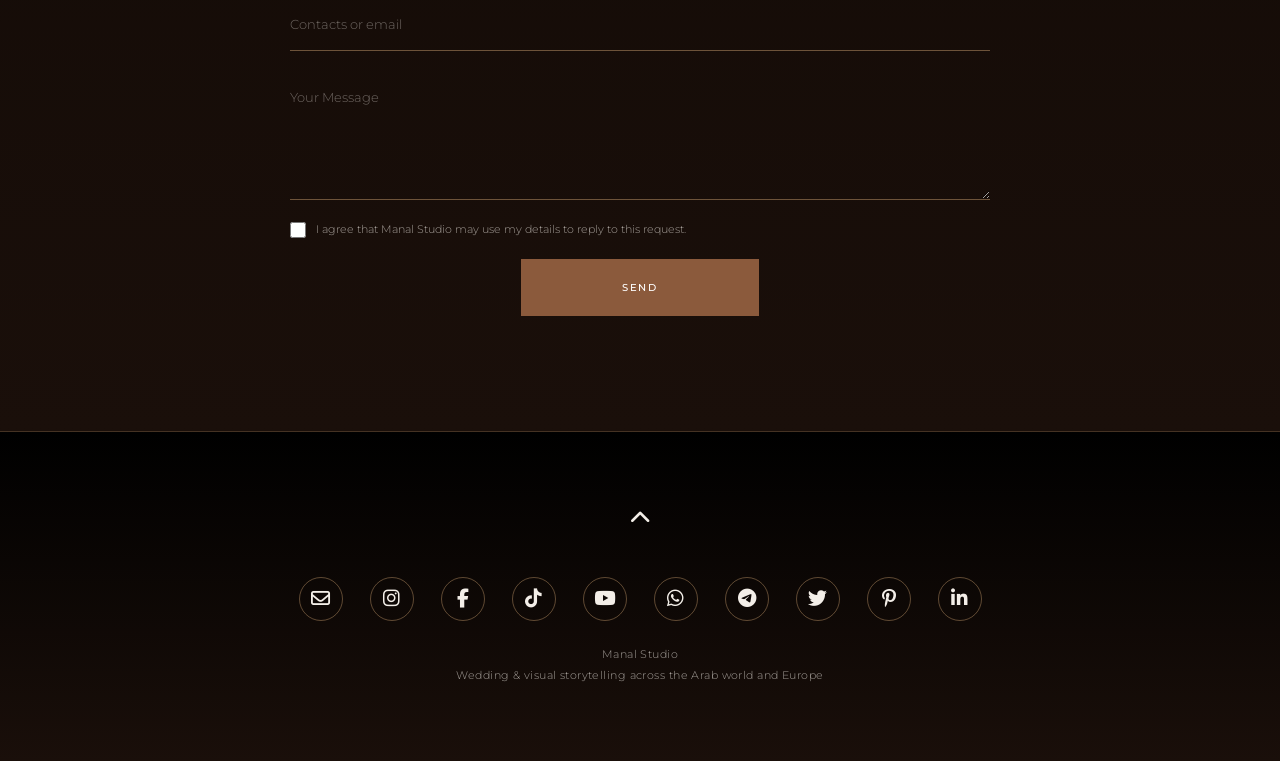
<file: davinci-website/contacts.html>
<!doctype html>
<html lang="en">
<head>
    <meta charset="utf-8">
    <meta name="viewport" content="width=device-width,initial-scale=1">
    <meta name="description" content="Contact Manal Studio for wedding and visual storytelling across the Arab world and Europe.">
    <title>Contacts | MANAL STUDIO</title>
    <link rel="preconnect" href="https://fonts.googleapis.com">
    <link rel="preconnect" href="https://fonts.gstatic.com" crossorigin>
    <link href="https://fonts.googleapis.com/css2?family=Montserrat:wght@300;400;500;600&family=Playfair+Display:wght@400;500;600&family=Noto+Sans+Arabic:wght@300;400;500;600&display=swap" rel="stylesheet">
    <link rel="stylesheet" href="https://cdnjs.cloudflare.com/ajax/libs/font-awesome/6.4.0/css/all.min.css">
    <style>
        /* ============================================================
           DESIGN SYSTEM & VARIABLES (MERGED: Black + Dark Brown + Cream)
           ============================================================ */
        :root {
            --black: #000000;
            --cream: #f3eee8;
            --white: #fff;
            --muted: rgba(243, 238, 232, 0.64);
            --line: rgba(196, 154, 108, 0.22);
            --brown-deep: #1A0F0A;
            --brown-mid: #2C1A12;
            --brown-accent: #8B5A3C;
            --brown-light: #C49A6C;
            --serif: 'Playfair Display', serif;
            --sans: 'Montserrat', sans-serif;
            --arabic: 'Noto Sans Arabic', sans-serif;
        }

        * { box-sizing: border-box; margin: 0; padding: 0; }
        html { scroll-behavior: smooth; background: #000; }
        body {
            min-width: 320px;
            background: linear-gradient(180deg, #000000 0%, #1A0F0A 50%, #0D0705 100%);
            color: var(--cream);
            font: 300 16px/1.6 var(--sans);
            overflow-x: hidden;
            -webkit-font-smoothing: antialiased;
        }
        body.menu-open { overflow: hidden; }
        a { color: inherit; text-decoration: none; transition: all 0.3s ease; }
        button, input, textarea { font: inherit; }
        img { display: block; width: 100%; height: 100%; object-fit: cover; }

        html[lang="ar"] body { font-family: var(--arabic); direction: rtl; }

        .skip-link {
            position: fixed;
            top: -4rem;
            left: 1rem;
            z-index: 99;
            padding: .7rem 1rem;
            background: var(--cream);
            color: var(--black);
            font-size: 12px;
            transition: top 0.3s ease;
        }
        .skip-link:focus { top: 1rem; }

        /* ============================================================
           HEADER (PROFESSIONAL - AWWWARDS LEVEL)
           ============================================================ */
        .header {
            position: sticky;
            top: 0;
            z-index: 1000;
            display: flex;
            align-items: center;
            gap: 24px;
            height: 88px;
            padding: 0 5vw;
            background: linear-gradient(180deg, #000000 0%, #1A0F0A 100%);
            color: var(--cream);
            border-bottom: 1px solid rgba(196, 154, 108, 0.15);
            backdrop-filter: blur(14px);
            -webkit-backdrop-filter: blur(14px);
            transition: all 0.4s cubic-bezier(0.25, 0.46, 0.45, 0.94);
            animation: headerFadeIn 0.8s ease-out;
        }

        @keyframes headerFadeIn {
            from { opacity: 0; transform: translateY(-20px); }
            to { opacity: 1; transform: translateY(0); }
        }

        .header.scrolled {
            background: linear-gradient(180deg, rgba(0,0,0,0.98) 0%, rgba(26,15,10,0.98) 100%);
            box-shadow: 0 4px 30px rgba(0, 0, 0, 0.5);
            border-bottom-color: rgba(196, 154, 108, 0.35);
        }

        .header-left {
            display: flex;
            align-items: center;
            gap: 1.2rem;
            flex: 1;
        }

        /* === ANIMATED MENU TOGGLE === */
        .menu-toggle {
            background: none;
            border: none;
            cursor: pointer;
            padding: 10px;
            border-radius: 50%;
            transition: all 0.4s cubic-bezier(0.34, 1.56, 0.64, 1);
            position: relative;
            display: flex;
            align-items: center;
            justify-content: center;
            width: 44px;
            height: 44px;
            -webkit-tap-highlight-color: transparent;
        }

        .menu-toggle::before {
            content: '';
            position: absolute;
            inset: 0;
            border-radius: 50%;
            background: rgba(139, 90, 60, 0.2);
            opacity: 0;
            transform: scale(0.7);
            transition: all 0.4s cubic-bezier(0.34, 1.56, 0.64, 1);
        }

        .menu-toggle:active::before { opacity: 1; transform: scale(1); }

        .menu-icon {
            display: flex;
            flex-direction: column;
            justify-content: center;
            gap: 5px;
            width: 26px;
            height: 20px;
            position: relative;
            z-index: 1;
        }

        .menu-icon span {
            display: block;
            height: 2px;
            background-color: var(--cream);
            border-radius: 2px;
            transition: all 0.4s cubic-bezier(0.68, -0.55, 0.27, 1.55);
            transform-origin: center;
        }

        .menu-icon span:nth-child(1) { width: 100%; }
        .menu-icon span:nth-child(2) { width: 70%; }
        .menu-icon span:nth-child(3) { width: 100%; }

        .menu-toggle:active .menu-icon span { background-color: var(--brown-light); }
        .menu-toggle:active .menu-icon span:nth-child(2) { width: 100%; }

        .menu-toggle.is-open .menu-icon span:nth-child(1) {
            transform: translateY(7px) rotate(45deg);
            background-color: var(--brown-light);
        }
        .menu-toggle.is-open .menu-icon span:nth-child(2) {
            opacity: 0;
            transform: translateX(-20px);
        }
        .menu-toggle.is-open .menu-icon span:nth-child(3) {
            transform: translateY(-7px) rotate(-45deg);
            background-color: var(--brown-light);
        }

        /* === LOGO === */
        .logo { flex: 0 0 auto; display: flex; justify-content: center; }

        .logo a {
            display: inline-flex;
            align-items: center;
            gap: 0.7rem;
            color: var(--cream);
            transition: all 0.4s cubic-bezier(0.25, 0.46, 0.45, 0.94);
            -webkit-tap-highlight-color: transparent;
        }

        .logo-icon {
            display: flex;
            align-items: center;
            justify-content: center;
            width: 42px;
            height: 42px;
            border: 1px solid rgba(196, 154, 108, 0.4);
            border-radius: 50%;
            color: var(--brown-light);
            font-size: 1rem;
            transition: all 0.6s cubic-bezier(0.34, 1.56, 0.64, 1);
            position: relative;
            overflow: hidden;
            flex-shrink: 0;
        }

        .logo-icon::before {
            content: '';
            position: absolute;
            inset: 0;
            background: rgba(139, 90, 60, 0.25);
            transform: scale(0);
            border-radius: 50%;
            transition: transform 0.5s cubic-bezier(0.34, 1.56, 0.64, 1);
        }

        .logo a:active .logo-icon::before { transform: scale(1); }
        .logo a:active .logo-icon {
            border-color: var(--brown-light);
            transform: rotate(360deg);
            color: var(--cream);
        }

        .logo-text { display: flex; flex-direction: column; line-height: 0.9; }

        .logo-text strong {
            font-family: var(--serif);
            font-size: clamp(1.4rem, 2vw, 2rem);
            font-weight: 600;
            letter-spacing: 0.12em;
            text-transform: uppercase;
            display: block;
            transition: color 0.4s ease;
            color: var(--cream);
        }

        .logo-text small {
            font-family: var(--sans);
            font-size: 0.52rem;
            letter-spacing: 0.52em;
            text-transform: uppercase;
            opacity: 0.8;
            margin-top: 0.2rem;
            display: block;
            color: var(--brown-light);
            transition: letter-spacing 0.4s ease, color 0.4s ease;
        }

        .logo a:active .logo-text strong { color: var(--brown-light); }
        .logo a:active .logo-text small { letter-spacing: 0.6em; }

        /* === DESKTOP NAV === */
        nav {
            display: flex;
            align-items: center;
            gap: clamp(12px, 1.7vw, 27px);
            margin-left: auto;
            font-size: 10px;
            font-weight: 400;
            letter-spacing: 0.15em;
            text-transform: uppercase;
        }

        nav a {
            position: relative;
            padding: 8px 0;
            opacity: 0.66;
            transition: opacity 0.3s ease, color 0.3s ease;
            color: var(--cream);
        }

        nav a::after {
            position: absolute;
            right: 0;
            bottom: 1px;
            left: 0;
            height: 1px;
            background: var(--brown-light);
            content: '';
            transform: scaleX(0);
            transform-origin: right;
            transition: transform 0.25s ease;
        }

        nav a:hover, nav a.active { opacity: 1; color: var(--brown-light); }
        nav a:hover::after, nav a.active::after { transform: scaleX(1); transform-origin: left; }

        /* === HEADER RESPONSIVE === */
        @media (max-width: 760px) {
            .header { height: 76px; padding: 0 6vw; gap: 12px; }
            .header-left { gap: 0.6rem; }
            .menu-toggle { width: 40px; height: 40px; padding: 8px; }
            .lang-btn { padding: 0.4rem 0.8rem; font-size: 0.75rem; gap: 0.4rem; }
            .lang-globe { font-size: 0.75rem; }
            .lang-chevron { font-size: 0.5rem; }
            .lang-dropdown { min-width: 160px; left: -20px; }
            .logo-icon { width: 36px; height: 36px; font-size: 0.85rem; }
            .logo-text strong { font-size: 1.1rem; letter-spacing: 0.1em; }
            .logo-text small { font-size: 0.42rem; letter-spacing: 0.4em; }
            nav { display: none; }
        }

        /* === MOBILE MENU OVERLAY === */
        .mobile-menu {
            position: fixed;
            inset: 0;
            z-index: 2000;
            display: flex;
            flex-direction: column;
            justify-content: center;
            padding: 10vw;
            background: linear-gradient(180deg, #000000 0%, #1A0F0A 50%, #000000 100%);
            color: var(--cream);
            opacity: 0;
            pointer-events: none;
            transition: opacity 0.3s ease;
        }
        .mobile-menu.open { opacity: 1; pointer-events: auto; }

        .mobile-menu a {
            width: max-content;
            margin: 8px 0;
            font: 400 clamp(1.9rem, 7vw, 3.4rem)/1.15 var(--serif);
            color: var(--cream);
            opacity: 0;
            transform: translateX(-30px);
            transition: opacity 0.5s ease, transform 0.5s cubic-bezier(0.34, 1.56, 0.64, 1), color 0.3s ease, padding 0.3s ease;
        }
        .mobile-menu.open a {
            opacity: 1;
            transform: translateX(0);
        }
        .mobile-menu.open a:nth-child(1) { transition-delay: 0.05s; }
        .mobile-menu.open a:nth-child(2) { transition-delay: 0.10s; }
        .mobile-menu.open a:nth-child(3) { transition-delay: 0.15s; }
        .mobile-menu.open a:nth-child(4) { transition-delay: 0.20s; }
        .mobile-menu.open a:nth-child(5) { transition-delay: 0.25s; }
        .mobile-menu.open a:nth-child(6) { transition-delay: 0.30s; }
        .mobile-menu.open a:nth-child(7) { transition-delay: 0.35s; }
        .mobile-menu.open a:nth-child(8) { transition-delay: 0.40s; }
        .mobile-menu a:hover, .mobile-menu a:active { color: var(--brown-light); padding-left: 15px; }

        .close-menu {
            position: absolute;
            top: 20px;
            right: 5vw;
            border: 0;
            background: none;
            color: var(--cream);
            font-size: 42px;
            cursor: pointer;
            transition: all 0.3s ease;
            -webkit-tap-highlight-color: transparent;
        }
        .close-menu:hover, .close-menu:active { color: var(--brown-light); transform: rotate(90deg); }

        .mobile-socials {
            display: flex;
            gap: 24px;
            margin-top: 36px;
            font-size: 20px;
        }
        .mobile-socials a {
            display: inline-flex;
            align-items: center;
            justify-content: center;
            width: 44px;
            height: 44px;
            border: 1px solid rgba(196, 154, 108, 0.45);
            border-radius: 50%;
            color: var(--cream);
            opacity: 1;
            transform: none;
            font-size: 1rem;
            transition: all 0.3s ease;
        }
        .mobile-socials a:hover, .mobile-socials a:active {
            color: var(--brown-light);
            border-color: var(--brown-light);
            background: rgba(139, 90, 60, 0.2);
        }

        /* ============================================================
           MAIN CONTENT (MERGED: Black + Brown + Cream)
           ============================================================ */
        .contact-intro {
            max-width: 920px;
            margin: 0 auto;
            padding: clamp(74px,10vw,137px) 6vw clamp(47px,6vw,77px);
            text-align: center;
            color: var(--cream);
        }
        .divider {
            width: 100%;
            border: 0;
            border-top: 1px solid var(--line);
        }
        .contact-intro .divider { margin-bottom: clamp(62px,9vw,122px); }

        .contact-intro h1 {
            max-width: 820px;
            margin: 0 auto 25px;
            font: 400 clamp(2.15rem,4.8vw,4.7rem)/1.08 var(--serif);
            letter-spacing: .005em;
            text-transform: uppercase;
            color: var(--cream);
        }

        .contact-intro p {
            max-width: 640px;
            margin: 0 auto;
            color: var(--muted);
            font-size: 14px;
            line-height: 1.85;
        }

        .contact-intro .separator {
            margin: 23px auto 13px;
            color: var(--brown-light);
            font-size: 20px;
        }

        .contact-intro .phone {
            color: var(--brown-light);
            font: 400 clamp(1.25rem,2.5vw,2.2rem)/1.1 var(--serif);
            overflow-wrap: anywhere;
            transition: color 0.3s ease;
        }
        .contact-intro .phone:hover, .contact-intro .phone:active { color: var(--cream); }

        .social-section {
            max-width: 640px;
            margin: 0 auto;
            padding: 0 6vw clamp(78px,9vw,118px);
        }

        .contact-channel {
            display: flex;
            align-items: center;
            justify-content: center;
            gap: 12px;
            width: 100%;
            min-height: 58px;
            margin: 10px 0;
            border: 1px solid var(--brown-light);
            color: var(--cream);
            font-size: 10px;
            font-weight: 500;
            letter-spacing: .16em;
            text-transform: uppercase;
            transition: background .25s, color .25s, transform .25s, border-color .25s;
            -webkit-tap-highlight-color: transparent;
            cursor: pointer;
        }

        .contact-channel:hover, .contact-channel:active {
            background: var(--brown-accent);
            color: var(--white);
            border-color: var(--brown-accent);
            transform: translateY(-2px);
        }

        .contact-channel i {
            font-size: 16px;
            color: var(--brown-light);
            transition: color 0.3s ease;
        }
        .contact-channel:hover i, .contact-channel:active i { color: var(--white); }

        /* ============================================================
           REQUEST FORM (MERGED: Black + Brown + Cream)
           ============================================================ */
        .request {
            padding: clamp(79px,10vw,142px) 6vw clamp(74px,9vw,125px);
            background: linear-gradient(180deg, #120A06 0%, #1A0F0A 100%);
            border-top: 1px solid var(--line);
        }

        .request-inner {
            max-width: 700px;
            margin: 0 auto;
            text-align: center;
        }

        .request h2 {
            margin-bottom: 21px;
            font: 400 clamp(2.5rem,5vw,4.8rem)/1 var(--serif);
            text-transform: uppercase;
            color: var(--cream);
        }

        .request p {
            max-width: 630px;
            margin: 0 auto 42px;
            color: var(--muted);
            font-size: 14px;
            line-height: 1.85;
        }

        .request-form {
            display: flex;
            flex-direction: column;
            gap: 21px;
            text-align: left;
        }

        .request-form input,
        .request-form textarea {
            width: 100%;
            border: 0;
            border-bottom: 1px solid rgba(196, 154, 108, 0.5);
            border-radius: 0;
            outline: 0;
            background: transparent;
            color: var(--cream);
            padding: 15px 0;
            font-size: 13px;
            transition: border-color 0.3s ease;
        }

        .request-form input:focus,
        .request-form textarea:focus {
            border-color: var(--brown-light);
        }

        .request-form input::placeholder,
        .request-form textarea::placeholder {
            color: rgba(243, 238, 232, 0.4);
        }

        .request-form textarea {
            min-height: 128px;
            resize: vertical;
        }

        .legal {
            display: flex;
            gap: 10px;
            align-items: flex-start;
            color: var(--muted);
            font-size: 11px;
            line-height: 1.55;
            text-align: left;
        }

        .legal input {
            width: 16px;
            height: 16px;
            margin-top: 1px;
            accent-color: var(--brown-accent);
        }

        .form-button {
            align-self: center;
            min-width: 238px;
            min-height: 57px;
            border: 1px solid var(--brown-accent);
            background: var(--brown-accent);
            color: var(--white);
            cursor: pointer;
            font-size: 10px;
            font-weight: 500;
            letter-spacing: .16em;
            text-transform: uppercase;
            transition: background .25s, transform .25s, border-color .25s;
            -webkit-tap-highlight-color: transparent;
        }

        .form-button:hover, .form-button:active {
            background: var(--brown-light);
            border-color: var(--brown-light);
            color: var(--black);
            transform: translateY(-2px);
        }

        .honeypot {
            position: absolute !important;
            left: -9999px !important;
            opacity: 0 !important;
        }

        /* ============================================================
           FOOTER (MERGED: Black + Brown + Cream)
           ============================================================ */
        .footer {
            padding: 70px 6vw 76px;
            background: linear-gradient(180deg, #000000 0%, #1A0F0A 100%);
            color: var(--cream);
            text-align: center;
            border-top: 1px solid rgba(196, 154, 108, 0.25);
        }

        .back-top {
            display: inline-block;
            margin-bottom: 33px;
            font-size: 21px;
            color: var(--cream);
            transition: all 0.3s ease;
        }
        .back-top:hover, .back-top:active { color: var(--brown-light); transform: translateY(-4px); }

        .socials {
            display: flex;
            justify-content: center;
            gap: 27px;
            margin-bottom: 25px;
            font-size: 19px;
        }
        .socials a {
            display: inline-flex;
            align-items: center;
            justify-content: center;
            width: 44px;
            height: 44px;
            border: 1px solid rgba(196, 154, 108, 0.45);
            border-radius: 50%;
            color: var(--cream);
            transition: all 0.3s ease;
        }
        .socials a:hover, .socials a:active {
            color: var(--brown-light);
            border-color: var(--brown-light);
            background: rgba(139, 90, 60, 0.2);
            transform: translateY(-3px);
        }

        .footer p {
            margin-top: 4px;
            color: var(--muted);
            font-size: 11px;
            letter-spacing: .04em;
        }

        /* === REVEAL ANIMATION === */
        .reveal {
            opacity: 0;
            transform: translateY(24px);
            transition: opacity .65s ease, transform .75s cubic-bezier(.2,.65,.2,1);
        }
        .reveal.visible {
            opacity: 1;
            transform: none;
        }

        /* ============================================================
           ADVANCED ANIMATIONS
           ============================================================ */

        /* === PRELOADER === */
        .preloader {
            position: fixed;
            inset: 0;
            z-index: 9999;
            background: linear-gradient(180deg, #000000 0%, #1A0F0A 50%, #000000 100%);
            display: flex;
            align-items: center;
            justify-content: center;
            transition: opacity 0.8s ease, visibility 0.8s ease;
        }
        .preloader.hidden { opacity: 0; visibility: hidden; }
        .preloader-content { text-align: center; display: flex; flex-direction: column; align-items: center; gap: 0.3rem; }
        .preloader-logo {
            font-family: var(--serif);
            font-size: 2.5rem;
            font-weight: 600;
            letter-spacing: 0.3em;
            color: var(--cream);
            text-transform: uppercase;
            animation: preloaderFadeIn 1s ease-out;
        }
        .preloader-sub {
            font-family: var(--sans);
            font-size: 0.7rem;
            letter-spacing: 0.6em;
            color: var(--brown-light);
            text-transform: uppercase;
            animation: preloaderFadeIn 1s ease-out 0.3s backwards;
        }
        .preloader-line {
            width: 80px;
            height: 1px;
            background: var(--brown-light);
            margin-top: 1rem;
            animation: preloaderLine 1.5s ease-in-out infinite;
        }
        @keyframes preloaderFadeIn {
            from { opacity: 0; transform: translateY(10px); }
            to { opacity: 1; transform: translateY(0); }
        }
        @keyframes preloaderLine {
            0%, 100% { width: 40px; opacity: 0.5; }
            50% { width: 80px; opacity: 1; }
        }

        /* === SCROLL PROGRESS BAR === */
        .scroll-progress {
            position: fixed;
            top: 0;
            left: 0;
            height: 3px;
            width: 0%;
            background: linear-gradient(90deg, var(--brown-accent), var(--brown-light));
            z-index: 9998;
            transition: width 0.1s linear;
            box-shadow: 0 0 10px rgba(196, 154, 108, 0.5);
        }

        /* === BACK TO TOP === */
        .back-to-top-btn {
            position: fixed;
            bottom: 1.5rem;
            right: 1.5rem;
            z-index: 900;
            width: 48px;
            height: 48px;
            border-radius: 50%;
            border: 1px solid var(--brown-light);
            background: linear-gradient(180deg, #000000 0%, #1A0F0A 100%);
            color: var(--brown-light);
            font-size: 1.1rem;
            cursor: pointer;
            display: flex;
            align-items: center;
            justify-content: center;
            opacity: 0;
            visibility: hidden;
            transform: translateY(20px);
            transition: all 0.4s cubic-bezier(0.25, 0.46, 0.45, 0.94);
            box-shadow: 0 8px 24px rgba(0, 0, 0, 0.5);
            -webkit-tap-highlight-color: transparent;
        }
        .back-to-top-btn.visible { opacity: 1; visibility: visible; transform: translateY(0); }
        .back-to-top-btn:active { transform: scale(0.9); background: var(--brown-accent); color: var(--white); }

        /* === TOUCH FEEDBACK === */
        .menu-toggle:active, .mobile-menu a:active, .socials a:active, .back-top:active, .contact-channel:active, .form-button:active {
            transform: scale(0.95);
        }

        /* === RIPPLE EFFECT === */
        .ripple { position: relative; overflow: hidden; }
        .ripple-effect {
            position: absolute;
            border-radius: 50%;
            background: rgba(196, 154, 108, 0.4);
            transform: scale(0);
            animation: rippleAnimation 0.7s cubic-bezier(0.25, 0.46, 0.45, 0.94);
            pointer-events: none;
        }
        @keyframes rippleAnimation {
            to { transform: scale(4); opacity: 0; }
        }

        /* === PAGE TRANSITION (Fade In) === */
        .page-transition { animation: pageFadeIn 0.8s ease-out; }
        @keyframes pageFadeIn {
            from { opacity: 0; }
            to { opacity: 1; }
        }

        /* ============================================================
           RESPONSIVE (MOBILE)
           ============================================================ */
        @media (max-width: 760px) {
            .header { height: 76px; padding: 0 6vw; }
            nav { display: none; }
            .contact-intro { padding: 67px 7vw 47px; }
            .contact-intro .divider { margin-bottom: 63px; }
            .social-section { padding: 0 7vw 72px; }
            .request { padding: 72px 7vw; }
            .form-button { align-self: stretch; }
            .contact-intro h1 { font-size: 2.35rem; }
            .preloader-logo { font-size: 2rem; }
            .back-to-top-btn { bottom: 1rem; right: 1rem; width: 44px; height: 44px; }
        }

        /* === REDUCED MOTION === */
        @media (prefers-reduced-motion: reduce) {
            .reveal { opacity: 1; transform: none; transition: none; }
            .preloader-line { animation: none; }
            .header { animation: none; }
        }
    </style>
</head>
<body>
    <!-- ================= SCROLL PROGRESS BAR ================= -->
    <div class="scroll-progress" id="scrollProgress"></div>

    <a class="skip-link" href="#contact">Skip to contact form</a>

    <!-- ================= HEADER ================= -->
    <header class="header" id="top">
        <div class="header-left">
            <button class="menu-toggle" id="menuToggle" aria-label="Open menu" aria-expanded="false">
                <span class="menu-icon">
                    <span></span>
                    <span></span>
                    <span></span>
                </span>
            </button>
        </div>
        <div class="logo">
            <a href="index.html" aria-label="MANAL STUDIO home">
                <span class="logo-icon">
                    <i class="fas fa-camera-retro"></i>
                </span>
                <span class="logo-text">
                    <strong>MANAL</strong>
                    <small>STUDIO</small>
                </span>
            </a>
        </div>
        <nav aria-label="Main navigation">
            <a href="index.html">Home</a>
            <a href="store.html">Store</a>
            <a href="portfolio.html">Portfolio</a>
            <a href="history.html">History</a>
            <a href="service.html">Services</a>
            <a href="comments.html">Comments</a>
            <a href="contacts.html" class="active">Contacts</a>
        </nav>
    </header>

    <!-- ================= MOBILE MENU ================= -->
    <div class="mobile-menu" id="mobileMenu" aria-hidden="true">
        <button class="close-menu" id="closeMenu" type="button" aria-label="Close menu">&times;</button>
        <a href="index.html">Home</a>
        <a href="store.html">Store</a>
        <a href="portfolio.html">Portfolio</a>
        <a href="history.html">History</a>
        <a href="service.html">Services</a>
        <a href="comments.html">Comments</a>
        <a href="contacts.html">Contacts</a>
        <div class="mobile-socials">
            <a href="mailto:alkamelamr1@gmail.com" aria-label="Email Manal Studio"><i class="fa-regular fa-envelope"></i></a>
        </div>
    </div>

    <!-- ================= MAIN CONTENT ================= -->
    <main id="contact">
        <section class="contact-intro reveal">
            <hr class="divider">
            <h1>Wedding &amp; Visual Storytelling Across the Arab World and Europe</h1>
            <p>Manal Studio creates refined, heartfelt photography for weddings, celebrations, and personal stories. Each experience is shaped around your people, culture, and the place you choose.</p>
            <p class="separator">|</p>
            <a class="phone" href="mailto:alkamelamr1@gmail.com">alkamelamr1@gmail.com</a>
        </section>

        <section class="social-section reveal" aria-label="Contact Manal Studio">
            <a class="contact-channel" href="mailto:alkamelamr1@gmail.com"><i class="fa-regular fa-envelope"></i> Email Manal Studio</a>
            <a class="contact-channel" href="portfolio.html"><i class="fa-regular fa-images"></i> View Portfolio</a>
            <a class="contact-channel" href="comments.html"><i class="fa-regular fa-message"></i> Client Reviews</a>
        </section>

        <hr class="divider">

        <section class="request reveal">
            <div class="request-inner">
                <h2>Start your story</h2>
                <p>Tell Manal Studio about your date, location, and vision. We will reply to discuss the best way to document your celebration.</p>
                <form class="request-form" action="https://formsubmit.co/alkamelamr1@gmail.com" method="POST">
                    <input type="hidden" name="_subject" value="New Manal Studio contact request">
                    <input type="hidden" name="_template" value="table">
                    <input type="hidden" name="form_type" value="Contact request">
                    <input class="honeypot" type="text" name="_honey" tabindex="-1" autocomplete="off">
                    <input type="text" name="name" placeholder="Your Name" autocomplete="name" required>
                    <input type="text" name="contacts" placeholder="Contacts or email" autocomplete="email" required>
                    <textarea name="message" placeholder="Your Message" required></textarea>
                    <label class="legal">
                        <input type="checkbox" required>
                        <span>I agree that Manal Studio may use my details to reply to this request.</span>
                    </label>
                    <button class="form-button" type="submit">Send</button>
                </form>
            </div>
        </section>
    </main>

    <!-- ================= FOOTER ================= -->
    <footer class="footer">
        <a class="back-top" href="#top" aria-label="Back to top"><i class="fas fa-chevron-up"></i></a>
        <div class="socials">
            <a href="mailto:alkamelamr1@gmail.com" aria-label="Email Manal Studio"><i class="fa-regular fa-envelope"></i></a>
            <a href="https://www.instagram.com/" target="_blank" rel="noopener" aria-label="Instagram"><i class="fa-brands fa-instagram"></i></a>
            <a href="https://www.facebook.com/" target="_blank" rel="noopener" aria-label="Facebook"><i class="fa-brands fa-facebook-f"></i></a>
            <a href="https://www.tiktok.com/" target="_blank" rel="noopener" aria-label="TikTok"><i class="fa-brands fa-tiktok"></i></a>
            <a href="https://www.youtube.com/" target="_blank" rel="noopener" aria-label="YouTube"><i class="fa-brands fa-youtube"></i></a>
            <a href="https://wa.me/" target="_blank" rel="noopener" aria-label="WhatsApp"><i class="fa-brands fa-whatsapp"></i></a>
            <a href="https://t.me/" target="_blank" rel="noopener" aria-label="Telegram"><i class="fa-brands fa-telegram"></i></a>
            <a href="https://x.com/" target="_blank" rel="noopener" aria-label="X"><i class="fa-brands fa-twitter"></i></a>
            <a href="https://www.pinterest.com/" target="_blank" rel="noopener" aria-label="Pinterest"><i class="fa-brands fa-pinterest-p"></i></a>
            <a href="https://www.linkedin.com/" target="_blank" rel="noopener" aria-label="LinkedIn"><i class="fa-brands fa-linkedin-in"></i></a>
        </div>
        <p>Manal Studio</p>
        <p>Wedding &amp; visual storytelling across the Arab world and Europe</p>
    </footer>

    <!-- ================= BACK TO TOP BUTTON ================= -->
    <button class="back-to-top-btn" id="backToTop" aria-label="Back to top">
        <i class="fas fa-chevron-up"></i>
    </button>

    <script src="assets/js/i18n.js"></script>
    <script>
        document.addEventListener('DOMContentLoaded', () => {

            // ================= SCROLL PROGRESS BAR =================
            const scrollProgress = document.getElementById('scrollProgress');
            if (scrollProgress) {
                window.addEventListener('scroll', () => {
                    const scrollTop = window.scrollY;
                    const docHeight = document.documentElement.scrollHeight - window.innerHeight;
                    const scrollPercent = (scrollTop / docHeight) * 100;
                    scrollProgress.style.width = scrollPercent + '%';
                }, { passive: true });
            }

            // ================= HEADER SCROLL EFFECT =================
            const header = document.querySelector('.header');
            if (header) {
                window.addEventListener('scroll', () => {
                    header.classList.toggle('scrolled', window.scrollY > 50);
                }, { passive: true });
            }

            // ================= SCROLL REVEAL =================
            const revealElements = document.querySelectorAll('.reveal');
            if ('IntersectionObserver' in window && revealElements.length) {
                const revealObserver = new IntersectionObserver((entries) => {
                    entries.forEach(entry => {
                        if (entry.isIntersecting) {
                            entry.target.classList.add('visible');
                            revealObserver.unobserve(entry.target);
                        }
                    });
                }, { threshold: 0.12 });
                revealElements.forEach(el => revealObserver.observe(el));
            }

            // ================= BACK TO TOP =================
            const backToTop = document.getElementById('backToTop');
            if (backToTop) {
                window.addEventListener('scroll', () => {
                    backToTop.classList.toggle('visible', window.scrollY > 400);
                }, { passive: true });
                backToTop.addEventListener('click', () => {
                    window.scrollTo({ top: 0, behavior: 'smooth' });
                });
            }

            // ================= MENU TOGGLE =================
            const menuToggle = document.getElementById('menuToggle');
            const closeButton = document.getElementById('closeMenu');
            const mobileMenu = document.getElementById('mobileMenu');

            function toggleMenu(open) {
                if (!mobileMenu || !menuToggle) return;
                mobileMenu.classList.toggle('open', open);
                menuToggle.classList.toggle('is-open', open);
                menuToggle.setAttribute('aria-expanded', String(open));
                mobileMenu.setAttribute('aria-hidden', String(!open));
                document.body.classList.toggle('menu-open', open);
            }

            if (menuToggle) {
                menuToggle.addEventListener('click', () => {
                    const isOpen = mobileMenu?.classList.contains('open');
                    toggleMenu(!isOpen);
                });
            }
            if (closeButton) closeButton.addEventListener('click', () => toggleMenu(false));
            if (mobileMenu) {
                mobileMenu.querySelectorAll('a').forEach(link => {
                    link.addEventListener('click', () => toggleMenu(false));
                });
            }

            // ================= ESCAPE KEY =================
            document.addEventListener('keydown', (e) => {
                if (e.key === 'Escape') {
                    if (mobileMenu?.classList.contains('open')) toggleMenu(false);
                }
            });

            // ================= RIPPLE EFFECT =================
            document.querySelectorAll('.contact-channel, .form-button, .menu-toggle, .socials a, .back-top').forEach(el => {
                el.classList.add('ripple');
                el.addEventListener('touchstart', (e) => {
                    const touch = e.touches[0];
                    const rect = el.getBoundingClientRect();
                    const x = touch.clientX - rect.left;
                    const y = touch.clientY - rect.top;
                    const ripple = document.createElement('span');
                    ripple.className = 'ripple-effect';
                    const size = Math.max(rect.width, rect.height);
                    ripple.style.width = ripple.style.height = size + 'px';
                    ripple.style.left = (x - size / 2) + 'px';
                    ripple.style.top = (y - size / 2) + 'px';
                    el.appendChild(ripple);
                    setTimeout(() => ripple.remove(), 700);
                }, { passive: true });
            });

            // ================= HAPTIC FEEDBACK =================
            function triggerHaptic(duration = 10) {
                if ('vibrate' in navigator) {
                    try { navigator.vibrate(duration); } catch (e) {}
                }
            }
            document.querySelectorAll('.contact-channel, .form-button, .menu-toggle').forEach(btn => {
                btn.addEventListener('touchstart', () => triggerHaptic(10), { passive: true });
            });

            // ================= PAGE TRANSITION (Fade In) =================
            document.body.classList.add('page-transition');

        });
    </script>
<link rel="stylesheet" href="assets/css/photography-effects.css">
<script src="assets/js/photography-effects.js"></script>
</body>
</html>
</file>
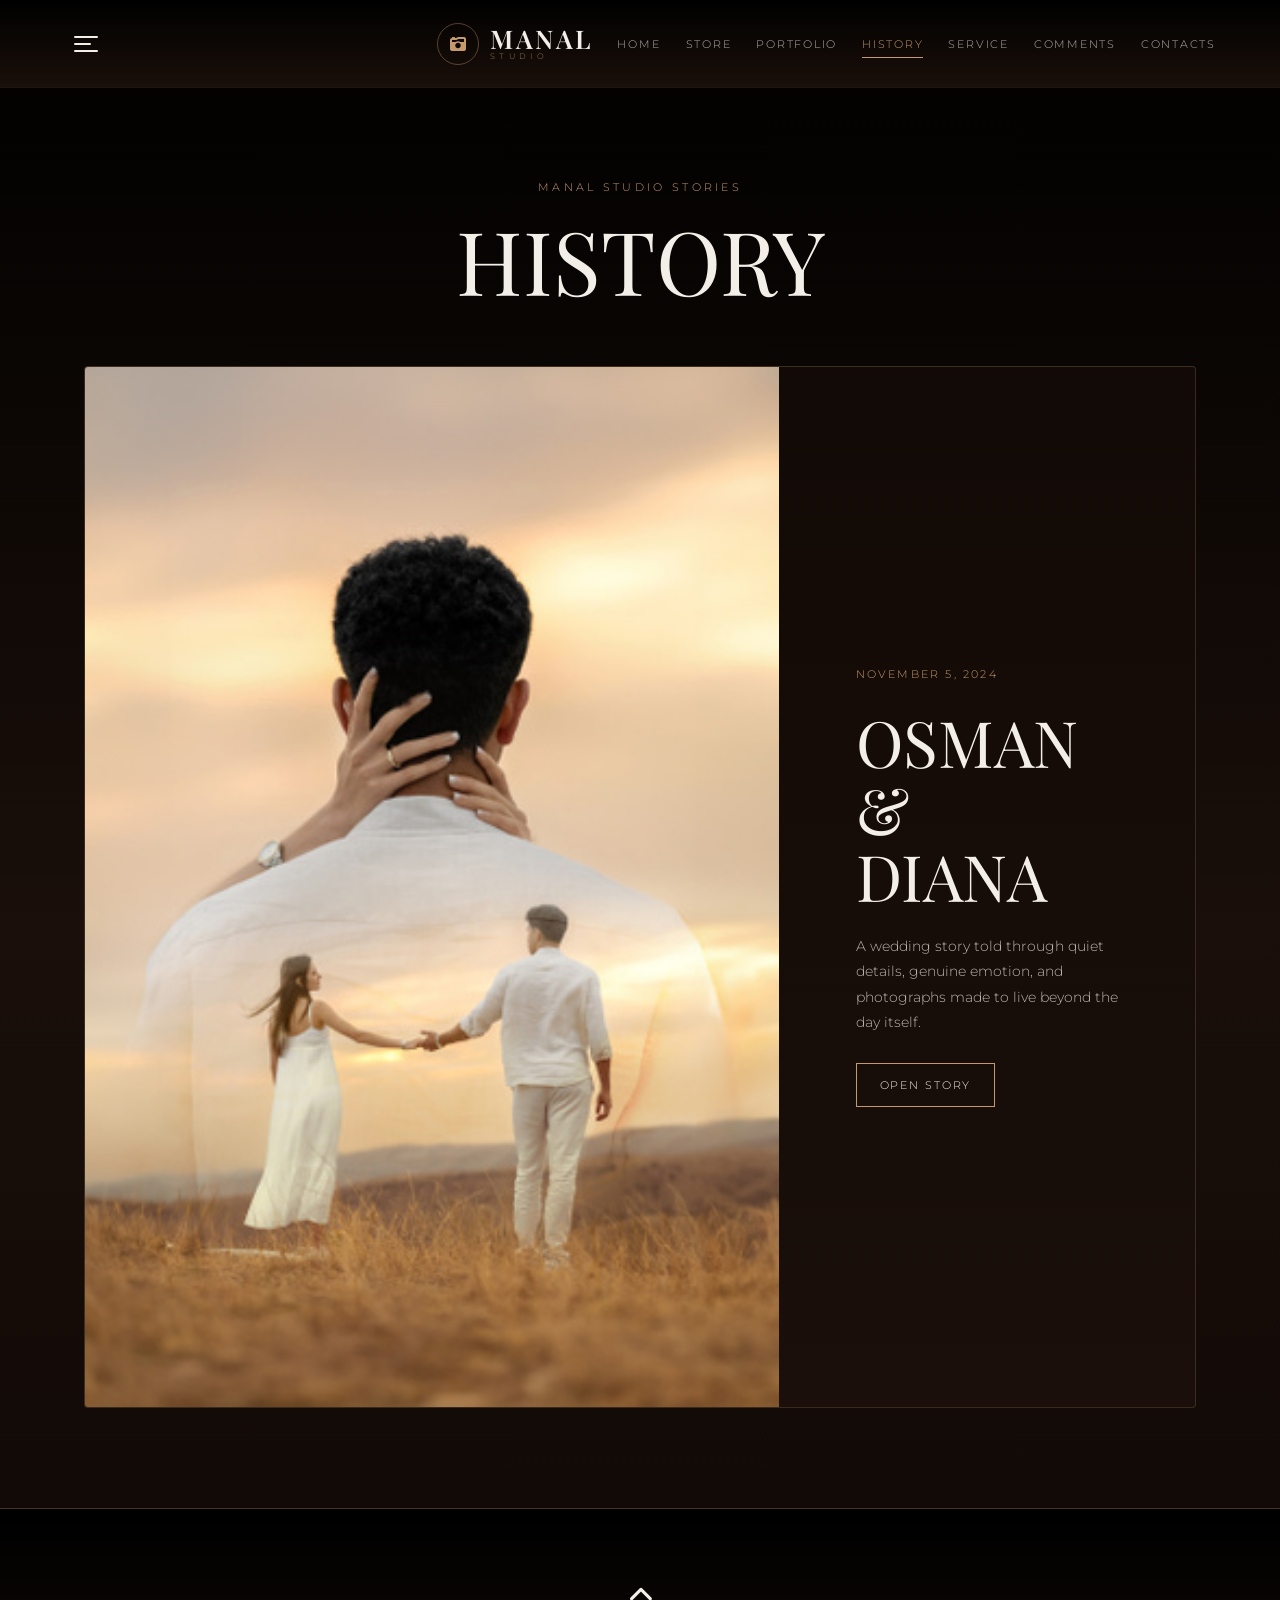
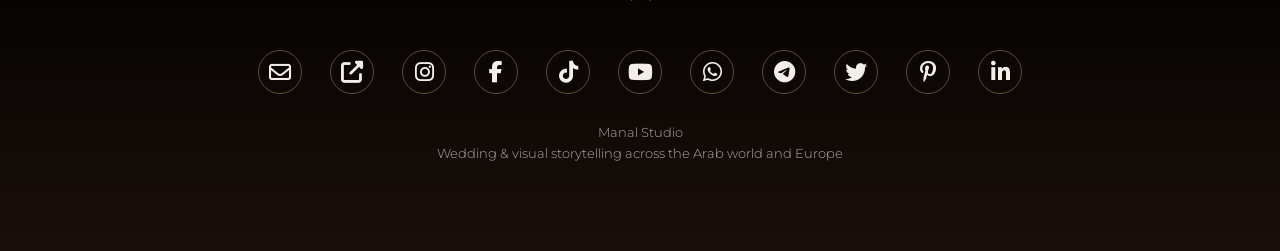
<file: davinci-website/history.html>
<!DOCTYPE html>
<html lang="en">
<head>
    <meta charset="UTF-8">
    <meta name="viewport" content="width=device-width, initial-scale=1.0">
    <title>History | MANAL STUDIO</title>
    <link rel="preconnect" href="https://fonts.googleapis.com">
    <link rel="preconnect" href="https://fonts.gstatic.com" crossorigin>
    <link href="https://fonts.googleapis.com/css2?family=Montserrat:wght@300;400;500;600&family=Playfair+Display:wght@400;500;600&family=Noto+Sans+Arabic:wght@300;400;500;600&display=swap" rel="stylesheet">
    <link rel="stylesheet" href="https://cdnjs.cloudflare.com/ajax/libs/font-awesome/6.4.0/css/all.min.css">
    <style>
        /* ============================================================
           DESIGN SYSTEM & VARIABLES (MERGED: Black + Dark Brown + Cream)
           ============================================================ */
        :root {
            --black: #000000;
            --white: #ffffff;
            --cream: #f3eee8;
            --brown-deep: #1A0F0A;
            --brown-mid: #2C1A12;
            --brown-accent: #8B5A3C;
            --brown-light: #C49A6C;
            --line: rgba(196, 154, 108, 0.22);
            --serif: 'Playfair Display', serif;
            --sans: 'Montserrat', sans-serif;
            --arabic: 'Noto Sans Arabic', sans-serif;
        }

        * { box-sizing: border-box; margin: 0; padding: 0; }
        html { scroll-behavior: smooth; }
        body {
            background: linear-gradient(180deg, #000000 0%, #1A0F0A 50%, #0D0705 100%);
            color: var(--cream);
            font-family: var(--sans);
            font-weight: 300;
            overflow-x: hidden;
            -webkit-font-smoothing: antialiased;
        }
        html[lang="ar"] body { font-family: var(--arabic); direction: rtl; }
        a { color: inherit; text-decoration: none; transition: all 0.3s ease; }
        img { display: block; width: 100%; height: 100%; object-fit: cover; }

        /* ============================================================
           HEADER (PROFESSIONAL - AWWWARDS LEVEL)
           ============================================================ */
        .header {
            position: sticky;
            top: 0;
            z-index: 1000;
            height: 88px;
            padding: 0 5vw;
            display: flex;
            align-items: center;
            justify-content: space-between;
            gap: 24px;
            background: linear-gradient(180deg, #000000 0%, #1A0F0A 100%);
            color: var(--cream);
            border-bottom: 1px solid rgba(196, 154, 108, 0.15);
            backdrop-filter: blur(14px);
            -webkit-backdrop-filter: blur(14px);
            transition: all 0.4s cubic-bezier(0.25, 0.46, 0.45, 0.94);
            animation: headerFadeIn 0.8s ease-out;
        }

        @keyframes headerFadeIn {
            from { opacity: 0; transform: translateY(-20px); }
            to { opacity: 1; transform: translateY(0); }
        }

        .header.scrolled {
            background: linear-gradient(180deg, rgba(0,0,0,0.98) 0%, rgba(26,15,10,0.98) 100%);
            box-shadow: 0 4px 30px rgba(0, 0, 0, 0.5);
            border-bottom-color: rgba(196, 154, 108, 0.35);
        }

        .header-left {
            display: flex;
            align-items: center;
            gap: 1.2rem;
            flex: 1;
        }

        /* === ANIMATED MENU TOGGLE === */
        .menu-toggle {
            background: none;
            border: none;
            cursor: pointer;
            padding: 10px;
            border-radius: 50%;
            transition: all 0.4s cubic-bezier(0.34, 1.56, 0.64, 1);
            position: relative;
            display: flex;
            align-items: center;
            justify-content: center;
            width: 44px;
            height: 44px;
            -webkit-tap-highlight-color: transparent;
        }

        .menu-toggle::before {
            content: '';
            position: absolute;
            inset: 0;
            border-radius: 50%;
            background: rgba(139, 90, 60, 0.2);
            opacity: 0;
            transform: scale(0.7);
            transition: all 0.4s cubic-bezier(0.34, 1.56, 0.64, 1);
        }

        .menu-toggle:active::before { opacity: 1; transform: scale(1); }

        .menu-icon {
            display: flex;
            flex-direction: column;
            justify-content: center;
            gap: 5px;
            width: 26px;
            height: 20px;
            position: relative;
            z-index: 1;
        }

        .menu-icon span {
            display: block;
            height: 2px;
            background-color: var(--cream);
            border-radius: 2px;
            transition: all 0.4s cubic-bezier(0.68, -0.55, 0.27, 1.55);
            transform-origin: center;
        }

        .menu-icon span:nth-child(1) { width: 100%; }
        .menu-icon span:nth-child(2) { width: 70%; }
        .menu-icon span:nth-child(3) { width: 100%; }

        .menu-toggle:active .menu-icon span { background-color: var(--brown-light); }
        .menu-toggle:active .menu-icon span:nth-child(2) { width: 100%; }

        .menu-toggle.is-open .menu-icon span:nth-child(1) {
            transform: translateY(7px) rotate(45deg);
            background-color: var(--brown-light);
        }
        .menu-toggle.is-open .menu-icon span:nth-child(2) {
            opacity: 0;
            transform: translateX(-20px);
        }
        .menu-toggle.is-open .menu-icon span:nth-child(3) {
            transform: translateY(-7px) rotate(-45deg);
            background-color: var(--brown-light);
        }

        .lang-btn {
            display: flex;
            align-items: center;
            gap: 0.5rem;
            background: rgba(255, 255, 255, 0.05);
            border: 1px solid rgba(196, 154, 108, 0.3);
            border-radius: 30px;
            padding: 0.5rem 1rem;
            color: var(--cream);
            font-family: var(--sans);
            font-size: 0.8rem;
            font-weight: 500;
            cursor: pointer;
            letter-spacing: 0.08em;
            transition: all 0.4s cubic-bezier(0.25, 0.46, 0.45, 0.94);
            position: relative;
            overflow: hidden;
            -webkit-tap-highlight-color: transparent;
        }

        .lang-btn::before {
            content: '';
            position: absolute;
            inset: 0;
            background: linear-gradient(90deg, transparent, rgba(196, 154, 108, 0.2), transparent);
            transform: translateX(-100%);
            transition: transform 0.6s ease;
        }

        .lang-btn:active::before { transform: translateX(100%); }
        .lang-btn:active {
            background: rgba(139, 90, 60, 0.2);
            border-color: var(--brown-light);
            transform: scale(0.97);
        }

        .lang-globe {
            font-size: 0.85rem;
            color: var(--brown-light);
            transition: transform 0.6s cubic-bezier(0.34, 1.56, 0.64, 1);
        }

        .lang-btn:active .lang-globe { transform: rotate(180deg); }
        .lang-current { font-weight: 500; min-width: 20px; text-align: center; }
        .lang-chevron { font-size: 0.55rem; transition: transform 0.4s ease; opacity: 0.7; }
        .lang-btn[aria-expanded="true"] .lang-chevron { transform: rotate(180deg); }

        .lang-dropdown {
            position: absolute;
            top: calc(100% + 0.75rem);
            left: 0;
            min-width: 180px;
            padding: 0.5rem;
            background: linear-gradient(180deg, #000000 0%, #1A0F0A 100%);
            border: 1px solid rgba(139, 90, 60, 0.35);
            border-radius: 12px;
            opacity: 0;
            visibility: hidden;
            transform: translateY(-10px) scale(0.95);
            transition: all 0.35s cubic-bezier(0.68, -0.55, 0.27, 1.55);
            z-index: 100;
            box-shadow: 0 20px 40px rgba(0, 0, 0, 0.6);
            overflow: hidden;
        }

        .lang-dropdown.open {
            opacity: 1;
            visibility: visible;
            transform: translateY(0) scale(1);
        }

        .lang-option {
            display: flex;
            align-items: center;
            gap: 0.7rem;
            width: 100%;
            padding: 0.7rem 0.9rem;
            border: 0;
            border-radius: 8px;
            background: transparent;
            color: var(--cream);
            font: 0.8rem var(--sans);
            letter-spacing: 0.05em;
            text-align: start;
            cursor: pointer;
            transition: all 0.3s ease;
            -webkit-tap-highlight-color: transparent;
        }

        .lang-option:active {
            background: rgba(139, 90, 60, 0.25);
            color: var(--brown-light);
        }

        .lang-flag { font-size: 1rem; line-height: 1; }
        .lang-option span:nth-child(2) { flex: 1; }
        .lang-check {
            opacity: 0;
            color: var(--brown-light);
            font-size: 0.7rem;
            transition: opacity 0.3s ease;
        }
        .lang-option.selected .lang-check { opacity: 1; }
        .lang-option.selected {
            color: var(--brown-light);
            background: rgba(139, 90, 60, 0.15);
        }

        /* === LOGO === */
        .logo { flex: 0 0 auto; display: flex; justify-content: center; }

        .logo a {
            display: inline-flex;
            align-items: center;
            gap: 0.7rem;
            color: var(--cream);
            transition: all 0.4s cubic-bezier(0.25, 0.46, 0.45, 0.94);
            -webkit-tap-highlight-color: transparent;
        }

        .logo-icon {
            display: flex;
            align-items: center;
            justify-content: center;
            width: 42px;
            height: 42px;
            border: 1px solid rgba(196, 154, 108, 0.4);
            border-radius: 50%;
            color: var(--brown-light);
            font-size: 1rem;
            transition: all 0.6s cubic-bezier(0.34, 1.56, 0.64, 1);
            position: relative;
            overflow: hidden;
            flex-shrink: 0;
        }

        .logo-icon::before {
            content: '';
            position: absolute;
            inset: 0;
            background: rgba(139, 90, 60, 0.25);
            transform: scale(0);
            border-radius: 50%;
            transition: transform 0.5s cubic-bezier(0.34, 1.56, 0.64, 1);
        }

        .logo a:active .logo-icon::before { transform: scale(1); }
        .logo a:active .logo-icon {
            border-color: var(--brown-light);
            transform: rotate(360deg);
            color: var(--cream);
        }

        .logo-text { display: flex; flex-direction: column; line-height: 0.9; }

        .logo-text strong {
            font-family: var(--serif);
            font-size: clamp(1.4rem, 2vw, 2rem);
            font-weight: 600;
            letter-spacing: 0.12em;
            text-transform: uppercase;
            display: block;
            transition: color 0.4s ease;
            color: var(--cream);
        }

        .logo-text small {
            font-family: var(--sans);
            font-size: 0.52rem;
            letter-spacing: 0.52em;
            text-transform: uppercase;
            opacity: 0.8;
            margin-top: 0.2rem;
            display: block;
            color: var(--brown-light);
            transition: letter-spacing 0.4s ease, color 0.4s ease;
        }

        .logo a:active .logo-text strong { color: var(--brown-light); }
        .logo a:active .logo-text small { letter-spacing: 0.6em; }

        /* === DESKTOP NAV === */
        nav {
            display: flex;
            gap: 25px;
            font-size: 11px;
            letter-spacing: 0.16em;
            text-transform: uppercase;
            margin-left: auto;
        }

        nav a {
            position: relative;
            padding: 8px 0;
            opacity: 0.72;
            transition: opacity 0.3s ease, color 0.3s ease;
            color: var(--cream);
        }

        nav a::after {
            position: absolute;
            right: 0;
            bottom: 1px;
            left: 0;
            height: 1px;
            background: var(--brown-light);
            content: '';
            transform: scaleX(0);
            transform-origin: right;
            transition: transform 0.25s ease;
        }

        nav a:hover, nav a.active { opacity: 1; color: var(--brown-light); }
        nav a:hover::after, nav a.active::after { transform: scaleX(1); transform-origin: left; }

        /* === HEADER RESPONSIVE === */
        @media (max-width: 760px) {
            .header { height: 80px; padding: 0 6vw; gap: 12px; }
            .header-left { gap: 0.6rem; }
            .menu-toggle { width: 40px; height: 40px; padding: 8px; }
            .lang-btn { padding: 0.4rem 0.8rem; font-size: 0.75rem; gap: 0.4rem; }
            .lang-globe { font-size: 0.75rem; }
            .lang-chevron { font-size: 0.5rem; }
            .lang-dropdown { min-width: 160px; left: -20px; }
            .logo-icon { width: 36px; height: 36px; font-size: 0.85rem; }
            .logo-text strong { font-size: 1.1rem; letter-spacing: 0.1em; }
            .logo-text small { font-size: 0.42rem; letter-spacing: 0.4em; }
            nav { display: none; }
        }

        /* === MOBILE MENU OVERLAY === */
        .overlay {
            position: fixed;
            inset: 0;
            z-index: 2000;
            display: flex;
            flex-direction: column;
            justify-content: center;
            padding: 10vw;
            background: linear-gradient(180deg, #000000 0%, #1A0F0A 50%, #000000 100%);
            color: var(--cream);
            opacity: 0;
            pointer-events: none;
            transition: opacity 0.3s ease;
        }
        .overlay.open { opacity: 1; pointer-events: auto; }

        .overlay a {
            width: max-content;
            margin: 12px 0;
            font: 400 clamp(1.9rem, 7vw, 3.4rem)/1.15 var(--serif);
            color: var(--cream);
            opacity: 0;
            transform: translateX(-30px);
            transition: opacity 0.5s ease, transform 0.5s cubic-bezier(0.34, 1.56, 0.64, 1), color 0.3s ease, padding 0.3s ease;
        }
        .overlay.open a {
            opacity: 1;
            transform: translateX(0);
        }
        .overlay.open a:nth-child(1) { transition-delay: 0.05s; }
        .overlay.open a:nth-child(2) { transition-delay: 0.10s; }
        .overlay.open a:nth-child(3) { transition-delay: 0.15s; }
        .overlay.open a:nth-child(4) { transition-delay: 0.20s; }
        .overlay.open a:nth-child(5) { transition-delay: 0.25s; }
        .overlay.open a:nth-child(6) { transition-delay: 0.30s; }
        .overlay.open a:nth-child(7) { transition-delay: 0.35s; }
        .overlay.open a:nth-child(8) { transition-delay: 0.40s; }
        .overlay a:hover, .overlay a:active { color: var(--brown-light); padding-left: 15px; }

        .close {
            position: absolute;
            top: 24px;
            right: 6vw;
            border: 0;
            background: none;
            color: var(--cream);
            font-size: 42px;
            cursor: pointer;
            transition: all 0.3s ease;
            -webkit-tap-highlight-color: transparent;
        }
        .close:hover, .close:active { color: var(--brown-light); transform: rotate(90deg); }

        .overlay .socials { justify-content: flex-start; margin-top: 35px; }

        /* ============================================================
           INTRO
           ============================================================ */
        .intro {
            padding: 92px 7vw 60px;
            text-align: center;
            color: var(--cream);
        }
        .intro p {
            font-size: 11px;
            letter-spacing: .3em;
            text-transform: uppercase;
            color: var(--brown-light);
        }
        h1 {
            margin-top: 20px;
            font: 400 clamp(44px, 7vw, 88px)/1.04 var(--serif);
            text-transform: uppercase;
            color: var(--cream);
        }

        /* ============================================================
           STORIES (MERGED: Black + Brown + Cream)
           ============================================================ */
        .stories {
            max-width: 1240px;
            margin: 0 auto;
            padding: 0 5vw 100px;
        }

        .story {
            display: grid;
            grid-template-columns: 1.25fr .75fr;
            min-height: 620px;
            background: linear-gradient(180deg, #120A06 0%, #1A0F0A 100%);
            border: 1px solid var(--line);
            border-radius: 4px;
            overflow: hidden;
            opacity: 0;
            transform: translateY(40px);
            transition: opacity 0.8s ease, transform 0.8s cubic-bezier(0.25, 0.46, 0.45, 0.94);
        }

        .story.is-visible {
            opacity: 1;
            transform: translateY(0);
        }

        .story-image { min-height: 620px; overflow: hidden; }
        .story-image img {
            width: 100%;
            height: 100%;
            object-fit: cover;
            transition: transform 1s cubic-bezier(0.2, 0.65, 0.2, 1);
        }

        .story:hover .story-image img {
            transform: scale(1.03);
        }

        .story-info {
            display: flex;
            flex-direction: column;
            justify-content: center;
            padding: 55px clamp(30px, 6vw, 90px);
        }

        time {
            margin-bottom: 27px;
            font-size: 11px;
            letter-spacing: .2em;
            text-transform: uppercase;
            color: var(--brown-light);
        }

        h2 {
            margin-bottom: 25px;
            font: 400 clamp(34px, 5vw, 64px)/1.05 var(--serif);
            text-transform: uppercase;
            color: var(--cream);
        }

        .story-info p {
            max-width: 390px;
            margin-bottom: 28px;
            font-size: 14px;
            line-height: 1.8;
            color: rgba(243, 238, 232, 0.75);
        }

        .read {
            width: max-content;
            padding: 14px 23px;
            border: 1px solid var(--brown-light);
            color: var(--cream);
            font-size: 11px;
            letter-spacing: .17em;
            text-transform: uppercase;
            transition: all 0.3s ease;
            -webkit-tap-highlight-color: transparent;
            cursor: pointer;
        }

        .read:hover, .read:active {
            background: var(--brown-accent);
            color: var(--white);
            border-color: var(--brown-accent);
        }

        /* ============================================================
           FOOTER (MERGED: Black + Brown + Cream)
           ============================================================ */
        .footer {
            padding: 72px 6vw 90px;
            background: linear-gradient(180deg, #000000 0%, #1A0F0A 100%);
            color: var(--cream);
            text-align: center;
            border-top: 1px solid rgba(196, 154, 108, 0.25);
        }

        .back {
            display: inline-block;
            margin-bottom: 35px;
            font-size: 25px;
            color: var(--cream);
            transition: all 0.3s ease;
        }
        .back:hover, .back:active { color: var(--brown-light); transform: translateY(-4px); }

        .socials {
            display: flex;
            justify-content: center;
            gap: 28px;
            margin-bottom: 30px;
            font-size: 22px;
        }
        .socials a {
            display: inline-flex;
            align-items: center;
            justify-content: center;
            width: 44px;
            height: 44px;
            border: 1px solid rgba(196, 154, 108, 0.45);
            border-radius: 50%;
            color: var(--cream);
            transition: all 0.3s ease;
        }
        .socials a:hover, .socials a:active {
            color: var(--brown-light);
            border-color: var(--brown-light);
            background: rgba(139, 90, 60, 0.2);
            transform: translateY(-3px);
        }

        .footer p {
            margin-top: 5px;
            font-size: 13px;
            color: rgba(243, 238, 232, 0.7);
        }

        /* ============================================================
           ADVANCED ANIMATIONS
           ============================================================ */

        /* === PRELOADER === */
        .preloader {
            position: fixed;
            inset: 0;
            z-index: 9999;
            background: linear-gradient(180deg, #000000 0%, #1A0F0A 50%, #000000 100%);
            display: flex;
            align-items: center;
            justify-content: center;
            transition: opacity 0.8s ease, visibility 0.8s ease;
        }
        .preloader.hidden { opacity: 0; visibility: hidden; }
        .preloader-content { text-align: center; display: flex; flex-direction: column; align-items: center; gap: 0.3rem; }
        .preloader-logo {
            font-family: var(--serif);
            font-size: 2.5rem;
            font-weight: 600;
            letter-spacing: 0.3em;
            color: var(--cream);
            text-transform: uppercase;
            animation: preloaderFadeIn 1s ease-out;
        }
        .preloader-sub {
            font-family: var(--sans);
            font-size: 0.7rem;
            letter-spacing: 0.6em;
            color: var(--brown-light);
            text-transform: uppercase;
            animation: preloaderFadeIn 1s ease-out 0.3s backwards;
        }
        .preloader-line {
            width: 80px;
            height: 1px;
            background: var(--brown-light);
            margin-top: 1rem;
            animation: preloaderLine 1.5s ease-in-out infinite;
        }
        @keyframes preloaderFadeIn {
            from { opacity: 0; transform: translateY(10px); }
            to { opacity: 1; transform: translateY(0); }
        }
        @keyframes preloaderLine {
            0%, 100% { width: 40px; opacity: 0.5; }
            50% { width: 80px; opacity: 1; }
        }

        /* === SCROLL PROGRESS BAR === */
        .scroll-progress {
            position: fixed;
            top: 0;
            left: 0;
            height: 3px;
            width: 0%;
            background: linear-gradient(90deg, var(--brown-accent), var(--brown-light));
            z-index: 9998;
            transition: width 0.1s linear;
            box-shadow: 0 0 10px rgba(196, 154, 108, 0.5);
        }

        /* === BACK TO TOP === */
        .back-to-top-btn {
            position: fixed;
            bottom: 1.5rem;
            right: 1.5rem;
            z-index: 900;
            width: 48px;
            height: 48px;
            border-radius: 50%;
            border: 1px solid var(--brown-light);
            background: linear-gradient(180deg, #000000 0%, #1A0F0A 100%);
            color: var(--brown-light);
            font-size: 1.1rem;
            cursor: pointer;
            display: flex;
            align-items: center;
            justify-content: center;
            opacity: 0;
            visibility: hidden;
            transform: translateY(20px);
            transition: all 0.4s cubic-bezier(0.25, 0.46, 0.45, 0.94);
            box-shadow: 0 8px 24px rgba(0, 0, 0, 0.5);
            -webkit-tap-highlight-color: transparent;
        }
        .back-to-top-btn.visible { opacity: 1; visibility: visible; transform: translateY(0); }
        .back-to-top-btn:active { transform: scale(0.9); background: var(--brown-accent); color: var(--white); }

        /* === TOUCH FEEDBACK === */
        .menu-toggle:active, .overlay a:active, .socials a:active, .back:active, .read:active {
            transform: scale(0.95);
        }

        /* === RIPPLE EFFECT === */
        .ripple { position: relative; overflow: hidden; }
        .ripple-effect {
            position: absolute;
            border-radius: 50%;
            background: rgba(196, 154, 108, 0.4);
            transform: scale(0);
            animation: rippleAnimation 0.7s cubic-bezier(0.25, 0.46, 0.45, 0.94);
            pointer-events: none;
        }
        @keyframes rippleAnimation {
            to { transform: scale(4); opacity: 0; }
        }

        /* === CARD TILT === */
        .tilt-card {
            transition: transform 0.4s cubic-bezier(0.34, 1.56, 0.64, 1), box-shadow 0.4s ease;
            transform-style: preserve-3d;
        }
        .tilt-card:active {
            transform: perspective(800px) rotateX(2deg) rotateY(2deg) scale(0.98);
            box-shadow: 0 20px 40px rgba(0, 0, 0, 0.3);
        }

        /* === PAGE TRANSITION (Fade In) === */
        .page-transition { animation: pageFadeIn 0.8s ease-out; }
        @keyframes pageFadeIn {
            from { opacity: 0; }
            to { opacity: 1; }
        }

        /* ============================================================
           RESPONSIVE (MOBILE)
           ============================================================ */
        @media (max-width: 760px) {
            .header { height: 80px; padding: 0 6vw; }
            nav { display: none; }
            .intro { padding: 65px 8vw 50px; }
            h1 { font-size: 43px; }
            .story { display: flex; flex-direction: column; }
            .story-image { height: 390px; min-height: 390px; }
            .story-info { min-height: 360px; padding: 45px 8vw 60px; }
            h2 { font-size: 39px; }
            .preloader-logo { font-size: 2rem; }
            .back-to-top-btn { bottom: 1rem; right: 1rem; width: 44px; height: 44px; }
        }

        /* === REDUCED MOTION === */
        @media (prefers-reduced-motion: reduce) {
            .story { opacity: 1; transform: none; transition: none; }
            .preloader-line { animation: none; }
            .header { animation: none; }
        }
    </style>
</head>
<body>
    <!-- ================= SCROLL PROGRESS BAR ================= -->
    <div class="scroll-progress" id="scrollProgress"></div>

    <!-- ================= HEADER ================= -->
    <header class="header" id="top">
        <div class="header-left">
            <button class="menu-toggle" id="menuToggle" aria-label="Open menu" aria-expanded="false">
                <span class="menu-icon">
                    <span></span>
                    <span></span>
                    <span></span>
                </span>
            </button>
        </div>
        <div class="logo">
            <a href="index.html" aria-label="MANAL STUDIO home">
                <span class="logo-icon">
                    <i class="fas fa-camera-retro"></i>
                </span>
                <span class="logo-text">
                    <strong>MANAL</strong>
                    <small>STUDIO</small>
                </span>
            </a>
        </div>
        <nav aria-label="Main navigation">
            <a href="index.html">Home</a>
            <a href="store.html">Store</a>
            <a href="portfolio.html">Portfolio</a>
            <a href="history.html" class="active">History</a>
            <a href="service.html">Service</a>
            <a href="comments.html">Comments</a>
            <a href="contacts.html">Contacts</a>
        </nav>
    </header>

    <!-- ================= MOBILE MENU ================= -->
    <div class="overlay" id="menuPanel" aria-hidden="true">
        <button class="close" id="closeButton" aria-label="Close menu">&times;</button>
        <a href="index.html">Home</a>
        <a href="store.html">Store</a>
        <a href="portfolio.html">Portfolio</a>
        <a href="history.html">History</a>
        <a href="service.html">Service</a>
        <a href="comments.html">Comments</a>
        <a href="contacts.html">Contacts</a>
        <div class="socials">
            <a href="mailto:alkamelamr1@gmail.com" aria-label="Email Manal Studio"><i class="fa-regular fa-envelope"></i></a>
        </div>
    </div>

    <!-- ================= MAIN CONTENT ================= -->
    <main>
        <section class="intro">
            <p>MANAL STUDIO stories</p>
            <h1>History</h1>
        </section>
        <section class="stories">
            <article class="story">
                <a class="story-image" href="#osman-diana">
                    <img src="assets/images/image-9667903b9b5b.jpg" alt="Osman and Diana wedding story">
                </a>
                <div class="story-info">
                    <time datetime="2024-11-05">November 5, 2024</time>
                    <h2>Osman &amp;<br>Diana</h2>
                    <p>A wedding story told through quiet details, genuine emotion, and photographs made to live beyond the day itself.</p>
                    <a class="read" href="#osman-diana">Open story</a>
                </div>
            </article>
        </section>
    </main>

    <!-- ================= FOOTER ================= -->
    <footer class="footer">
        <a class="back" href="#top" aria-label="Back to top"><i class="fas fa-chevron-up"></i></a>
        <div class="socials">
            <a href="mailto:alkamelamr1@gmail.com" aria-label="Email Manal Studio"><i class="fa-regular fa-envelope"></i></a>
            <a href="store.html" aria-label="Store"><i class="fas fa-external-link-alt"></i></a>
            <a href="https://www.instagram.com/" target="_blank" rel="noopener" aria-label="Instagram"><i class="fa-brands fa-instagram"></i></a>
            <a href="https://www.facebook.com/" target="_blank" rel="noopener" aria-label="Facebook"><i class="fa-brands fa-facebook-f"></i></a>
            <a href="https://www.tiktok.com/" target="_blank" rel="noopener" aria-label="TikTok"><i class="fa-brands fa-tiktok"></i></a>
            <a href="https://www.youtube.com/" target="_blank" rel="noopener" aria-label="YouTube"><i class="fa-brands fa-youtube"></i></a>
            <a href="https://wa.me/" target="_blank" rel="noopener" aria-label="WhatsApp"><i class="fa-brands fa-whatsapp"></i></a>
            <a href="https://t.me/" target="_blank" rel="noopener" aria-label="Telegram"><i class="fa-brands fa-telegram"></i></a>
            <a href="https://x.com/" target="_blank" rel="noopener" aria-label="X"><i class="fa-brands fa-twitter"></i></a>
            <a href="https://www.pinterest.com/" target="_blank" rel="noopener" aria-label="Pinterest"><i class="fa-brands fa-pinterest-p"></i></a>
            <a href="https://www.linkedin.com/" target="_blank" rel="noopener" aria-label="LinkedIn"><i class="fa-brands fa-linkedin-in"></i></a>
        </div>
        <p>Manal Studio</p>
        <p>Wedding & visual storytelling across the Arab world and Europe</p>
    </footer>

    <!-- ================= BACK TO TOP BUTTON ================= -->
    <button class="back-to-top-btn" id="backToTop" aria-label="Back to top">
        <i class="fas fa-chevron-up"></i>
    </button>

    <script src="assets/js/i18n.js"></script>
    <script>
        document.addEventListener('DOMContentLoaded', () => {

            // ================= SCROLL PROGRESS BAR =================
            const scrollProgress = document.getElementById('scrollProgress');
            if (scrollProgress) {
                window.addEventListener('scroll', () => {
                    const scrollTop = window.scrollY;
                    const docHeight = document.documentElement.scrollHeight - window.innerHeight;
                    const scrollPercent = (scrollTop / docHeight) * 100;
                    scrollProgress.style.width = scrollPercent + '%';
                }, { passive: true });
            }

            // ================= HEADER SCROLL EFFECT =================
            const header = document.querySelector('.header');
            if (header) {
                window.addEventListener('scroll', () => {
                    header.classList.toggle('scrolled', window.scrollY > 50);
                }, { passive: true });
            }

            // ================= SCROLL REVEAL =================
            const revealElements = document.querySelectorAll('.story');
            if ('IntersectionObserver' in window && revealElements.length) {
                const revealObserver = new IntersectionObserver((entries) => {
                    entries.forEach(entry => {
                        if (entry.isIntersecting) {
                            entry.target.classList.add('is-visible');
                            revealObserver.unobserve(entry.target);
                        }
                    });
                }, { threshold: 0.15 });
                revealElements.forEach(el => revealObserver.observe(el));
            }

            // ================= BACK TO TOP =================
            const backToTop = document.getElementById('backToTop');
            if (backToTop) {
                window.addEventListener('scroll', () => {
                    backToTop.classList.toggle('visible', window.scrollY > 400);
                }, { passive: true });
                backToTop.addEventListener('click', () => {
                    window.scrollTo({ top: 0, behavior: 'smooth' });
                });
            }

            // ================= MENU TOGGLE =================
            const menuToggle = document.getElementById('menuToggle');
            const closeButton = document.getElementById('closeButton');
            const menuPanel = document.getElementById('menuPanel');

            function toggleMenu(open) {
                if (!menuPanel || !menuToggle) return;
                menuPanel.classList.toggle('open', open);
                menuToggle.classList.toggle('is-open', open);
                menuToggle.setAttribute('aria-expanded', String(open));
                menuPanel.setAttribute('aria-hidden', String(!open));
                document.body.style.overflow = open ? 'hidden' : '';
            }

            if (menuToggle) {
                menuToggle.addEventListener('click', () => {
                    const isOpen = menuPanel?.classList.contains('open');
                    toggleMenu(!isOpen);
                });
            }
            if (closeButton) closeButton.addEventListener('click', () => toggleMenu(false));
            if (menuPanel) {
                menuPanel.querySelectorAll('a').forEach(link => {
                    link.addEventListener('click', () => toggleMenu(false));
                });
            }

            // ================= ESCAPE KEY =================
            document.addEventListener('keydown', (e) => {
                if (e.key === 'Escape') {
                    if (menuPanel?.classList.contains('open')) toggleMenu(false);
                }
            });

            // ================= RIPPLE EFFECT =================
            document.querySelectorAll('.read, .menu-toggle, .socials a, .back').forEach(el => {
                el.classList.add('ripple');
                el.addEventListener('touchstart', (e) => {
                    const touch = e.touches[0];
                    const rect = el.getBoundingClientRect();
                    const x = touch.clientX - rect.left;
                    const y = touch.clientY - rect.top;
                    const ripple = document.createElement('span');
                    ripple.className = 'ripple-effect';
                    const size = Math.max(rect.width, rect.height);
                    ripple.style.width = ripple.style.height = size + 'px';
                    ripple.style.left = (x - size / 2) + 'px';
                    ripple.style.top = (y - size / 2) + 'px';
                    el.appendChild(ripple);
                    setTimeout(() => ripple.remove(), 700);
                }, { passive: true });
            });

            // ================= HAPTIC FEEDBACK =================
            function triggerHaptic(duration = 10) {
                if ('vibrate' in navigator) {
                    try { navigator.vibrate(duration); } catch (e) {}
                }
            }
            document.querySelectorAll('.read, .menu-toggle, .socials a, .back').forEach(btn => {
                btn.addEventListener('touchstart', () => triggerHaptic(10), { passive: true });
            });

            // ================= PAGE TRANSITION (Fade In) =================
            document.body.classList.add('page-transition');

        });
    </script>
<link rel="stylesheet" href="assets/css/photography-effects.css">
<script src="assets/js/photography-effects.js"></script>
</body>
</html>
</file>
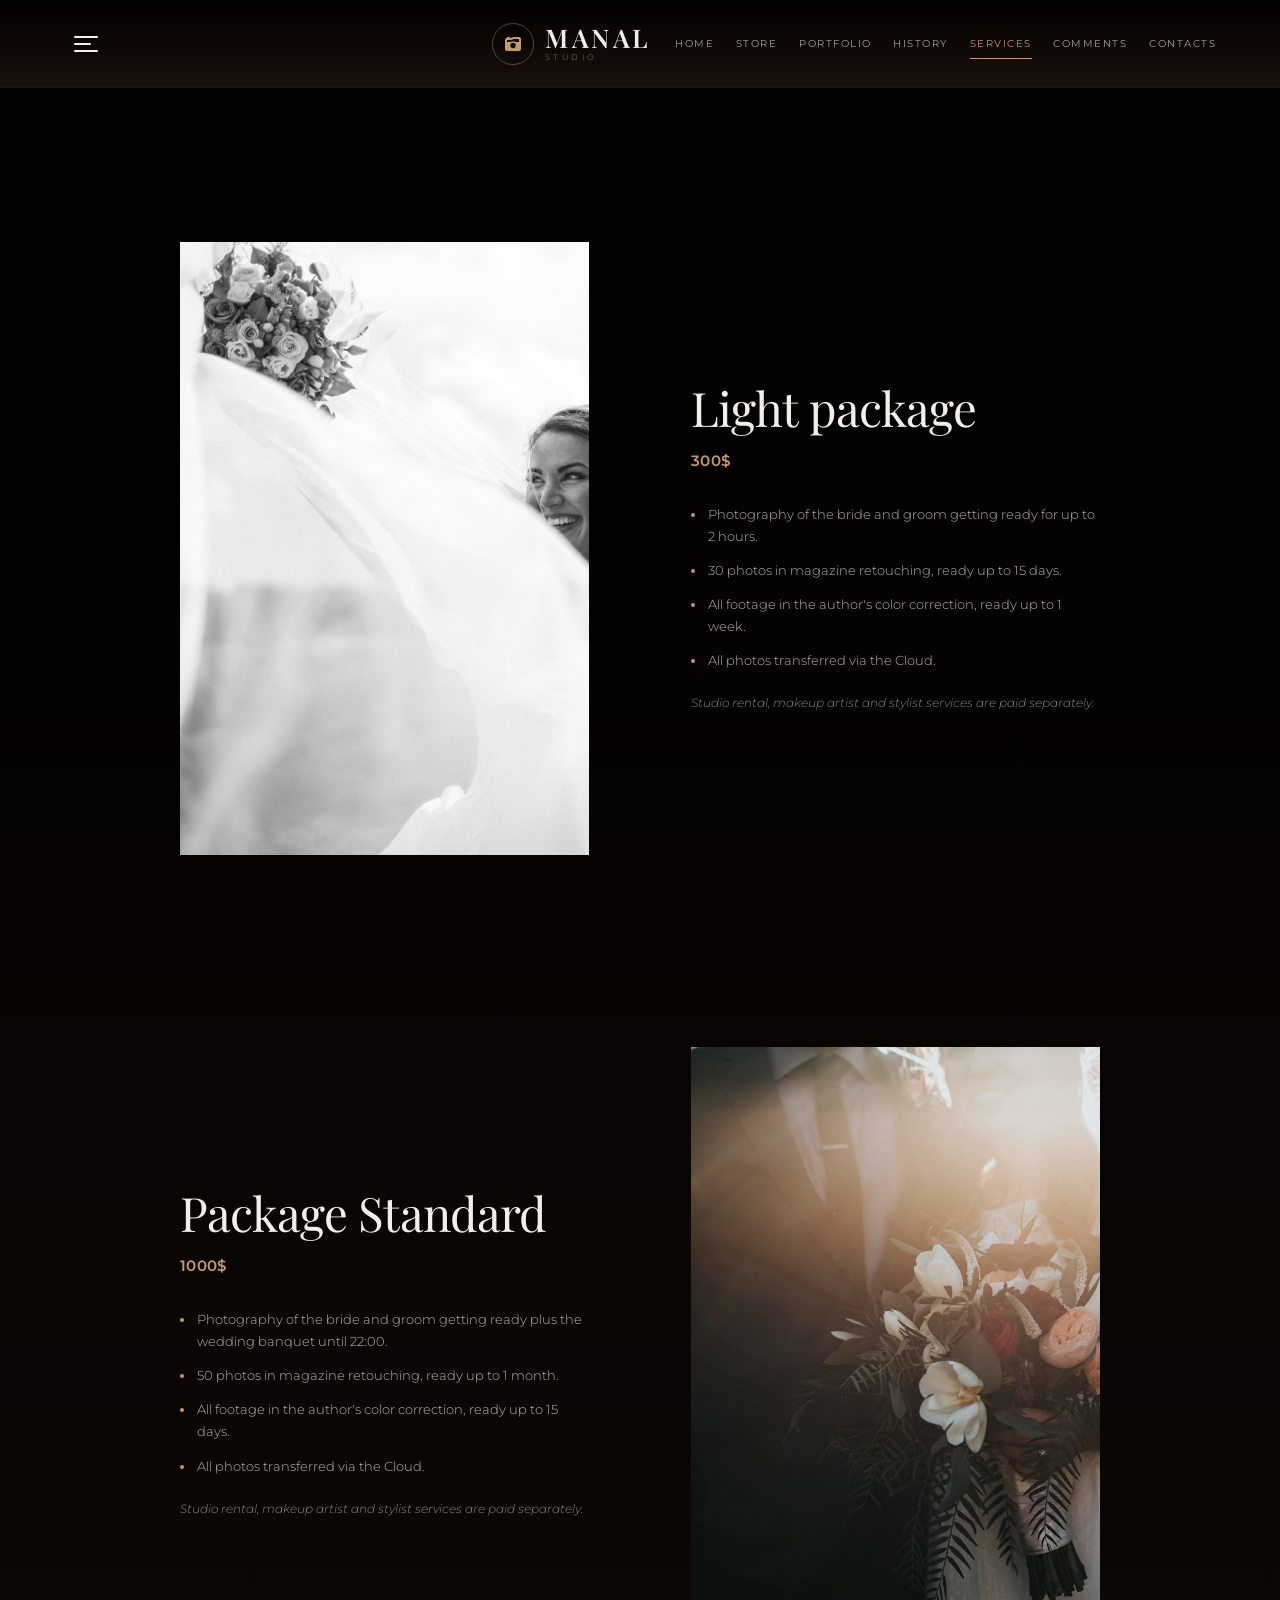
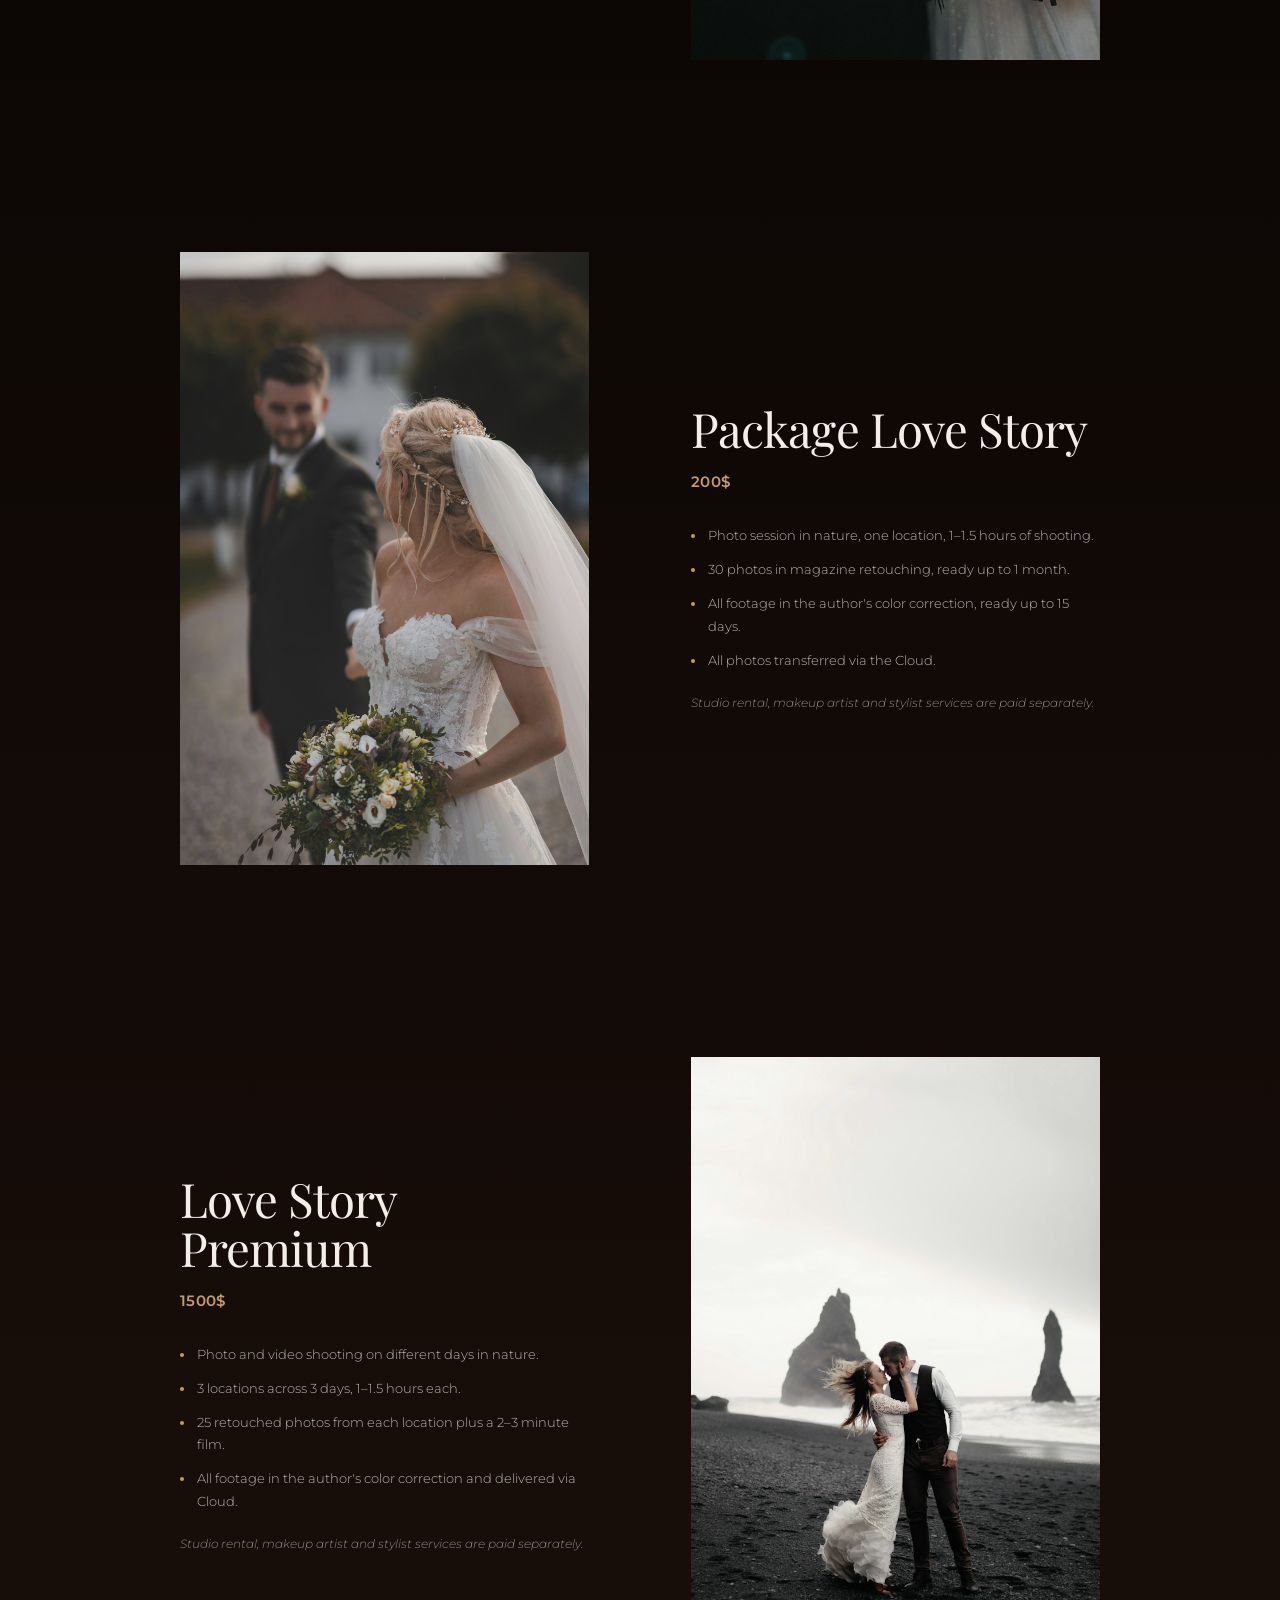
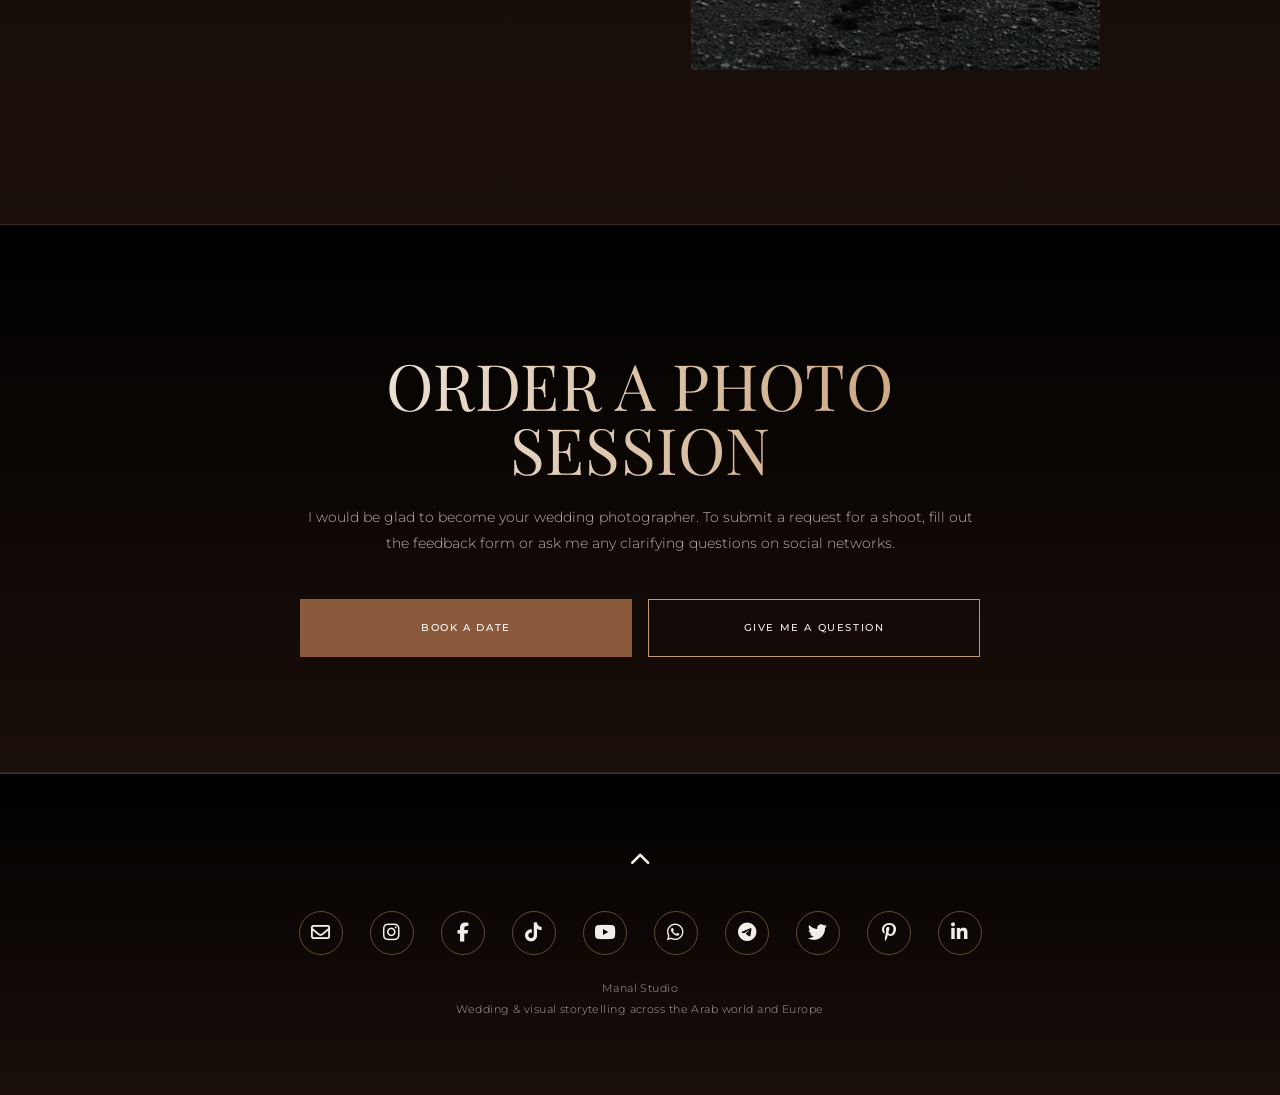
<file: davinci-website/service.html>
<!doctype html>
<html lang="en">
<head>
    <meta charset="utf-8">
    <meta name="viewport" content="width=device-width,initial-scale=1">
    <meta name="description" content="Wedding and visual storytelling packages by Manal Studio for celebrations across the Arab world and Europe.">
    <title>Services | MANAL STUDIO</title>
    <link rel="preconnect" href="https://fonts.googleapis.com">
    <link rel="preconnect" href="https://fonts.gstatic.com" crossorigin>
    <link href="https://fonts.googleapis.com/css2?family=Montserrat:wght@300;400;500;600&family=Playfair+Display:wght@400;500;600&family=Noto+Sans+Arabic:wght@300;400;500;600&display=swap" rel="stylesheet">
    <link rel="stylesheet" href="https://cdnjs.cloudflare.com/ajax/libs/font-awesome/6.4.0/css/all.min.css">
    <style>
        /* ============================================================
           DESIGN SYSTEM & VARIABLES (MERGED: Black + Dark Brown + Cream)
           ============================================================ */
        :root {
            --black: #000000;
            --white: #ffffff;
            --cream: #f3eee8;
            --brown-deep: #1A0F0A;
            --brown-mid: #2C1A12;
            --brown-accent: #8B5A3C;
            --brown-light: #C49A6C;
            --line: rgba(196, 154, 108, 0.22);
            --serif: 'Playfair Display', serif;
            --sans: 'Montserrat', sans-serif;
            --arabic: 'Noto Sans Arabic', sans-serif;
        }

        * { box-sizing: border-box; margin: 0; padding: 0; }
        html { scroll-behavior: smooth; background: #000; }
        body {
            min-width: 320px;
            background: linear-gradient(180deg, #000000 0%, #1A0F0A 50%, #0D0705 100%);
            color: var(--cream);
            font: 300 16px/1.6 var(--sans);
            overflow-x: hidden;
            -webkit-font-smoothing: antialiased;
        }
        body.menu-open { overflow: hidden; }
        a { color: inherit; text-decoration: none; transition: all 0.3s ease; }
        button { font: inherit; }
        img { display: block; width: 100%; height: 100%; object-fit: cover; }

        html[lang="ar"] body { font-family: var(--arabic); direction: rtl; }

        .skip-link {
            position: fixed;
            top: -4rem;
            left: 1rem;
            z-index: 99;
            padding: .7rem 1rem;
            background: var(--cream);
            color: var(--black);
            font-size: 12px;
            transition: top 0.3s ease;
        }
        .skip-link:focus { top: 1rem; }

        /* ============================================================
           HEADER (PROFESSIONAL - AWWWARDS LEVEL)
           ============================================================ */
        .header {
            position: sticky;
            top: 0;
            z-index: 1000;
            display: flex;
            align-items: center;
            gap: 24px;
            height: 88px;
            padding: 0 5vw;
            background: linear-gradient(180deg, #000000 0%, #1A0F0A 100%);
            color: var(--cream);
            border-bottom: 1px solid rgba(196, 154, 108, 0.15);
            transition: all 0.4s cubic-bezier(0.25, 0.46, 0.45, 0.94);
            animation: headerFadeIn 0.8s ease-out;
        }

        @keyframes headerFadeIn {
            from { opacity: 0; transform: translateY(-20px); }
            to { opacity: 1; transform: translateY(0); }
        }

        .header.scrolled {
            background: linear-gradient(180deg, rgba(0,0,0,0.98) 0%, rgba(26,15,10,0.98) 100%);
            box-shadow: 0 4px 30px rgba(0, 0, 0, 0.5);
            backdrop-filter: blur(12px);
            -webkit-backdrop-filter: blur(12px);
            border-bottom-color: rgba(196, 154, 108, 0.35);
        }

        .header-left {
            display: flex;
            align-items: center;
            gap: 1.2rem;
            flex: 1;
        }

        /* === ANIMATED MENU TOGGLE === */
        .menu-toggle {
            background: none;
            border: none;
            cursor: pointer;
            padding: 10px;
            border-radius: 50%;
            transition: all 0.4s cubic-bezier(0.34, 1.56, 0.64, 1);
            position: relative;
            display: flex;
            align-items: center;
            justify-content: center;
            width: 44px;
            height: 44px;
            -webkit-tap-highlight-color: transparent;
        }

        .menu-toggle::before {
            content: '';
            position: absolute;
            inset: 0;
            border-radius: 50%;
            background: rgba(139, 90, 60, 0.2);
            opacity: 0;
            transform: scale(0.7);
            transition: all 0.4s cubic-bezier(0.34, 1.56, 0.64, 1);
        }

        .menu-toggle:active::before {
            opacity: 1;
            transform: scale(1);
        }

        .menu-icon {
            display: flex;
            flex-direction: column;
            justify-content: center;
            gap: 5px;
            width: 26px;
            height: 20px;
            position: relative;
            z-index: 1;
        }

        .menu-icon span {
            display: block;
            height: 2px;
            background-color: var(--cream);
            border-radius: 2px;
            transition: all 0.4s cubic-bezier(0.68, -0.55, 0.27, 1.55);
            transform-origin: center;
        }

        .menu-icon span:nth-child(1) { width: 100%; }
        .menu-icon span:nth-child(2) { width: 70%; }
        .menu-icon span:nth-child(3) { width: 100%; }

        .menu-toggle:active .menu-icon span { background-color: var(--brown-light); }
        .menu-toggle:active .menu-icon span:nth-child(2) { width: 100%; }

        .menu-toggle.is-open .menu-icon span:nth-child(1) {
            transform: translateY(7px) rotate(45deg);
            background-color: var(--brown-light);
        }
        .menu-toggle.is-open .menu-icon span:nth-child(2) {
            opacity: 0;
            transform: translateX(-20px);
        }
        .menu-toggle.is-open .menu-icon span:nth-child(3) {
            transform: translateY(-7px) rotate(-45deg);
            background-color: var(--brown-light);
        }

        .lang-btn {
            display: flex;
            align-items: center;
            gap: 0.5rem;
            background: rgba(255, 255, 255, 0.05);
            border: 1px solid rgba(196, 154, 108, 0.3);
            border-radius: 30px;
            padding: 0.5rem 1rem;
            color: var(--cream);
            font-family: var(--sans);
            font-size: 0.8rem;
            font-weight: 500;
            cursor: pointer;
            letter-spacing: 0.08em;
            transition: all 0.4s cubic-bezier(0.25, 0.46, 0.45, 0.94);
            position: relative;
            overflow: hidden;
            -webkit-tap-highlight-color: transparent;
        }

        .lang-btn::before {
            content: '';
            position: absolute;
            inset: 0;
            background: linear-gradient(90deg, transparent, rgba(196, 154, 108, 0.2), transparent);
            transform: translateX(-100%);
            transition: transform 0.6s ease;
        }

        .lang-btn:active::before { transform: translateX(100%); }
        .lang-btn:active {
            background: rgba(139, 90, 60, 0.2);
            border-color: var(--brown-light);
            transform: scale(0.97);
        }

        .lang-globe {
            font-size: 0.85rem;
            color: var(--brown-light);
            transition: transform 0.6s cubic-bezier(0.34, 1.56, 0.64, 1);
        }

        .lang-btn:active .lang-globe { transform: rotate(180deg); }
        .lang-current { font-weight: 500; min-width: 20px; text-align: center; }
        .lang-chevron { font-size: 0.55rem; transition: transform 0.4s ease; opacity: 0.7; }
        .lang-btn[aria-expanded="true"] .lang-chevron { transform: rotate(180deg); }

        .lang-dropdown {
            position: absolute;
            top: calc(100% + 0.75rem);
            left: 0;
            min-width: 180px;
            padding: 0.5rem;
            background: linear-gradient(180deg, #000000 0%, #1A0F0A 100%);
            border: 1px solid rgba(139, 90, 60, 0.35);
            border-radius: 12px;
            opacity: 0;
            visibility: hidden;
            transform: translateY(-10px) scale(0.95);
            transition: all 0.35s cubic-bezier(0.68, -0.55, 0.27, 1.55);
            z-index: 100;
            box-shadow: 0 20px 40px rgba(0, 0, 0, 0.6);
            overflow: hidden;
        }

        .lang-dropdown.open {
            opacity: 1;
            visibility: visible;
            transform: translateY(0) scale(1);
        }

        .lang-option {
            display: flex;
            align-items: center;
            gap: 0.7rem;
            width: 100%;
            padding: 0.7rem 0.9rem;
            border: 0;
            border-radius: 8px;
            background: transparent;
            color: var(--cream);
            font: 0.8rem var(--sans);
            letter-spacing: 0.05em;
            text-align: start;
            cursor: pointer;
            transition: all 0.3s ease;
            -webkit-tap-highlight-color: transparent;
        }

        .lang-option:active {
            background: rgba(139, 90, 60, 0.25);
            color: var(--brown-light);
        }

        .lang-flag { font-size: 1rem; line-height: 1; }
        .lang-option span:nth-child(2) { flex: 1; }
        .lang-check {
            opacity: 0;
            color: var(--brown-light);
            font-size: 0.7rem;
            transition: opacity 0.3s ease;
        }
        .lang-option.selected .lang-check { opacity: 1; }
        .lang-option.selected {
            color: var(--brown-light);
            background: rgba(139, 90, 60, 0.15);
        }

        /* === LOGO === */
        .logo { flex: 0 0 auto; display: flex; justify-content: center; }

        .logo a {
            display: inline-flex;
            align-items: center;
            gap: 0.7rem;
            color: var(--cream);
            transition: all 0.4s cubic-bezier(0.25, 0.46, 0.45, 0.94);
            -webkit-tap-highlight-color: transparent;
        }

        .logo-icon {
            display: flex;
            align-items: center;
            justify-content: center;
            width: 42px;
            height: 42px;
            border: 1px solid rgba(196, 154, 108, 0.4);
            border-radius: 50%;
            color: var(--brown-light);
            font-size: 1rem;
            transition: all 0.6s cubic-bezier(0.34, 1.56, 0.64, 1);
            position: relative;
            overflow: hidden;
            flex-shrink: 0;
        }

        .logo-icon::before {
            content: '';
            position: absolute;
            inset: 0;
            background: rgba(139, 90, 60, 0.25);
            transform: scale(0);
            border-radius: 50%;
            transition: transform 0.5s cubic-bezier(0.34, 1.56, 0.64, 1);
        }

        .logo a:active .logo-icon::before { transform: scale(1); }
        .logo a:active .logo-icon {
            border-color: var(--brown-light);
            transform: rotate(360deg);
            color: var(--cream);
        }

        .logo-text { display: flex; flex-direction: column; line-height: 0.9; }

        .logo-text strong {
            font-family: var(--serif);
            font-size: clamp(1.25rem, 2vw, 1.75rem);
            font-weight: 600;
            letter-spacing: 0.14em;
            text-transform: uppercase;
            display: block;
            transition: color 0.4s ease;
            color: var(--cream);
        }

        .logo-text small {
            font-family: var(--sans);
            font-size: 0.49rem;
            letter-spacing: 0.43em;
            text-transform: uppercase;
            opacity: 0.8;
            margin-top: 5px;
            display: block;
            color: var(--brown-light);
            transition: letter-spacing 0.4s ease, color 0.4s ease;
        }

        .logo a:active .logo-text strong { color: var(--brown-light); }
        .logo a:active .logo-text small { letter-spacing: 0.6em; }

        /* === DESKTOP NAV === */
        nav {
            display: flex;
            align-items: center;
            gap: clamp(12px, 1.7vw, 27px);
            margin-left: auto;
            font-size: 10px;
            font-weight: 400;
            letter-spacing: 0.15em;
            text-transform: uppercase;
        }

        nav a {
            position: relative;
            padding: 8px 0;
            opacity: 0.66;
            transition: opacity 0.3s ease, color 0.3s ease;
            color: var(--cream);
        }

        nav a::after {
            position: absolute;
            right: 0;
            bottom: 1px;
            left: 0;
            height: 1px;
            background: var(--brown-light);
            content: '';
            transform: scaleX(0);
            transform-origin: right;
            transition: transform 0.25s ease;
        }

        nav a:hover, nav a.active { opacity: 1; color: var(--brown-light); }
        nav a:hover::after, nav a.active::after { transform: scaleX(1); transform-origin: left; }

        /* === HEADER RESPONSIVE === */
        @media (max-width: 760px) {
            .header { height: 76px; padding: 0 6vw; gap: 12px; }
            .header-left { gap: 0.6rem; }
            .menu-toggle { width: 40px; height: 40px; padding: 8px; }
            .lang-btn { padding: 0.4rem 0.8rem; font-size: 0.75rem; gap: 0.4rem; }
            .lang-globe { font-size: 0.75rem; }
            .lang-chevron { font-size: 0.5rem; }
            .lang-dropdown { min-width: 160px; left: -20px; }
            .logo-icon { width: 36px; height: 36px; font-size: 0.85rem; }
            .logo-text strong { font-size: 1.1rem; letter-spacing: 0.1em; }
            .logo-text small { font-size: 0.42rem; letter-spacing: 0.4em; }
            nav { display: none; }
        }

        /* ============================================================
           MOBILE MENU OVERLAY
           ============================================================ */
        .mobile-menu {
            position: fixed;
            inset: 0;
            z-index: 2000;
            display: flex;
            flex-direction: column;
            justify-content: center;
            padding: 10vw;
            background: linear-gradient(180deg, #000000 0%, #1A0F0A 50%, #000000 100%);
            color: var(--cream);
            opacity: 0;
            pointer-events: none;
            transition: opacity 0.3s ease;
        }
        .mobile-menu.open { opacity: 1; pointer-events: auto; }

        .mobile-menu a {
            width: max-content;
            margin: 8px 0;
            font: 400 clamp(1.9rem, 7vw, 3.4rem)/1.15 var(--serif);
            color: var(--cream);
            opacity: 0;
            transform: translateX(-30px);
            transition: opacity 0.5s ease, transform 0.5s cubic-bezier(0.34, 1.56, 0.64, 1), color 0.3s ease, padding 0.3s ease;
        }
        .mobile-menu.open a {
            opacity: 1;
            transform: translateX(0);
        }
        .mobile-menu.open a:nth-child(1) { transition-delay: 0.05s; }
        .mobile-menu.open a:nth-child(2) { transition-delay: 0.10s; }
        .mobile-menu.open a:nth-child(3) { transition-delay: 0.15s; }
        .mobile-menu.open a:nth-child(4) { transition-delay: 0.20s; }
        .mobile-menu.open a:nth-child(5) { transition-delay: 0.25s; }
        .mobile-menu.open a:nth-child(6) { transition-delay: 0.30s; }
        .mobile-menu.open a:nth-child(7) { transition-delay: 0.35s; }
        .mobile-menu a:hover, .mobile-menu a:active { color: var(--brown-light); padding-left: 15px; }

        .close-menu {
            position: absolute;
            top: 20px;
            right: 5vw;
            border: 0;
            background: none;
            color: var(--cream);
            font-size: 42px;
            cursor: pointer;
            transition: all 0.3s ease;
            -webkit-tap-highlight-color: transparent;
        }
        .close-menu:hover, .close-menu:active { color: var(--brown-light); transform: rotate(90deg); }

        .mobile-socials {
            display: flex;
            gap: 24px;
            margin-top: 36px;
            font-size: 20px;
        }
        .mobile-socials a {
            display: inline-flex;
            align-items: center;
            justify-content: center;
            width: 44px;
            height: 44px;
            border: 1px solid rgba(196, 154, 108, 0.45);
            border-radius: 50%;
            color: var(--cream);
            opacity: 1;
            transform: none;
            font-size: 1rem;
            transition: all 0.3s ease;
        }
        .mobile-socials a:hover, .mobile-socials a:active {
            color: var(--brown-light);
            border-color: var(--brown-light);
            background: rgba(139, 90, 60, 0.2);
        }

        /* ============================================================
           SERVICES (MERGED: Black + Brown + Cream)
           ============================================================ */
        .services {
            padding: clamp(82px, 12vw, 166px) 5vw clamp(82px, 12vw, 160px);
            background: linear-gradient(180deg, #000000 0%, #1A0F0A 100%);
        }

        .packages { max-width: 920px; margin: 0 auto; }

        .package {
            display: grid;
            grid-template-columns: minmax(0, 1fr) minmax(0, 1fr);
            align-items: center;
            gap: clamp(42px, 8vw, 118px);
            margin-bottom: clamp(106px, 15vw, 196px);
        }
        .package:last-child { margin-bottom: 0; }
        .package.reverse .package-image { order: 2; }
        .package.reverse .package-copy { order: 1; }

        .package-image {
            position: relative;
            aspect-ratio: 2 / 3;
            overflow: hidden;
            background: var(--brown-mid);
        }
        .package-image::after {
            position: absolute;
            inset: 0;
            background: rgba(139, 90, 60, 0.15);
            content: '';
            opacity: 0;
            transition: opacity 0.45s ease;
        }
        .package-image img {
            width: 100%;
            height: 100%;
            object-fit: cover;
            filter: saturate(0.86);
            transition: transform 0.9s cubic-bezier(0.2, 0.65, 0.2, 1), filter 0.45s ease;
        }
        .package:hover .package-image img {
            filter: saturate(1);
            transform: scale(1.025);
        }
        .package:hover .package-image::after { opacity: 1; }

        .package-copy { padding: 12px 0; }

        .package-copy h2 {
            margin-bottom: 17px;
            font: 400 clamp(2rem, 3.7vw, 3.2rem)/1.04 var(--serif);
            letter-spacing: -0.02em;
            text-transform: none;
            color: var(--cream);
        }

        .price {
            margin-bottom: 30px;
            font-size: 15px;
            font-weight: 600;
            letter-spacing: 0.02em;
            color: var(--brown-light);
        }

        .details { list-style: none; }
        .details li {
            position: relative;
            margin-bottom: 12px;
            padding-left: 17px;
            color: rgba(243, 238, 232, 0.75);
            font-size: 13px;
            line-height: 1.7;
        }
        .details li::before {
            position: absolute;
            top: 0.77em;
            left: 0;
            width: 4px;
            height: 4px;
            border-radius: 50%;
            background: var(--brown-light);
            content: '';
        }

        .package-note {
            margin-top: 22px;
            color: rgba(243, 238, 232, 0.55);
            font-size: 12px;
            font-style: italic;
            line-height: 1.7;
        }

        /* === REVEAL ANIMATION === */
        .reveal {
            opacity: 0;
            transform: translateY(28px);
            transition: opacity 0.72s ease, transform 0.8s cubic-bezier(0.2, 0.65, 0.2, 1);
        }
        .reveal.is-visible { opacity: 1; transform: none; }

        /* ============================================================
           BOOKING (MERGED: Black + Brown + Cream)
           ============================================================ */
        .booking {
            padding: clamp(80px, 10vw, 145px) 6vw clamp(72px, 9vw, 126px);
            background: linear-gradient(180deg, #000000 0%, #1A0F0A 100%);
            text-align: center;
            border-top: 1px solid var(--line);
            border-bottom: 1px solid var(--line);
        }

        .booking-inner { max-width: 770px; margin: 0 auto; }

        .booking h2 {
            margin-bottom: 24px;
            font: 400 clamp(2.6rem, 5vw, 5rem)/1 var(--serif);
            letter-spacing: 0.01em;
            text-transform: uppercase;
            color: var(--cream);
        }

        .booking p {
            max-width: 670px;
            margin: 0 auto 42px;
            color: rgba(243, 238, 232, 0.75);
            font-size: 14px;
            line-height: 1.85;
        }

        .booking-actions {
            display: grid;
            grid-template-columns: 1fr 1fr;
            gap: 16px;
            max-width: 680px;
            margin: auto;
        }

        .button {
            display: flex;
            align-items: center;
            justify-content: center;
            min-height: 58px;
            padding: 15px 24px;
            border: 1px solid var(--brown-light);
            font-size: 10px;
            font-weight: 500;
            letter-spacing: 0.16em;
            text-transform: uppercase;
            transition: background 0.25s, color 0.25s, transform 0.25s, border-color 0.25s;
            -webkit-tap-highlight-color: transparent;
            cursor: pointer;
        }
        .button:hover { transform: translateY(-3px); }
        .button:active { transform: scale(0.97); }

        .button-fill {
            background: var(--brown-accent);
            color: var(--white);
            border-color: var(--brown-accent);
        }
        .button-fill:hover {
            background: var(--brown-light);
            border-color: var(--brown-light);
            color: var(--black);
        }

        .button-outline {
            background: transparent;
            color: var(--cream);
            border-color: var(--brown-light);
        }
        .button-outline:hover {
            background: var(--brown-accent);
            color: var(--white);
            border-color: var(--brown-accent);
        }

        /* ============================================================
           FOOTER (MERGED: Black + Brown + Cream)
           ============================================================ */
        .footer {
            padding: 70px 6vw 76px;
            background: linear-gradient(180deg, #000000 0%, #1A0F0A 100%);
            color: var(--cream);
            text-align: center;
            border-top: 1px solid rgba(196, 154, 108, 0.25);
        }

        .back-top {
            display: inline-block;
            margin-bottom: 33px;
            font-size: 21px;
            color: var(--cream);
            transition: all 0.3s ease;
        }
        .back-top:hover, .back-top:active { color: var(--brown-light); transform: translateY(-4px); }

        .socials {
            display: flex;
            justify-content: center;
            gap: 27px;
            margin-bottom: 25px;
            font-size: 19px;
        }
        .socials a {
            display: inline-flex;
            align-items: center;
            justify-content: center;
            width: 44px;
            height: 44px;
            border: 1px solid rgba(196, 154, 108, 0.45);
            border-radius: 50%;
            color: var(--cream);
            transition: all 0.3s ease;
            -webkit-tap-highlight-color: transparent;
        }
        .socials a:hover, .socials a:active {
            color: var(--brown-light);
            border-color: var(--brown-light);
            background: rgba(139, 90, 60, 0.2);
            transform: translateY(-3px);
        }

        .footer p {
            margin-top: 4px;
            color: rgba(243, 238, 232, 0.67);
            font-size: 11px;
            letter-spacing: 0.04em;
        }

        /* ============================================================
           ADVANCED ANIMATIONS
           ============================================================ */

        /* === PRELOADER === */
        .preloader {
            position: fixed;
            inset: 0;
            z-index: 9999;
            background: linear-gradient(180deg, #000000 0%, #1A0F0A 50%, #000000 100%);
            display: flex;
            align-items: center;
            justify-content: center;
            transition: opacity 0.8s ease, visibility 0.8s ease;
        }
        .preloader.hidden { opacity: 0; visibility: hidden; }
        .preloader-content { text-align: center; display: flex; flex-direction: column; align-items: center; gap: 0.3rem; }
        .preloader-logo {
            font-family: var(--serif);
            font-size: 2.5rem;
            font-weight: 600;
            letter-spacing: 0.3em;
            color: var(--cream);
            text-transform: uppercase;
            animation: preloaderFadeIn 1s ease-out;
        }
        .preloader-sub {
            font-family: var(--sans);
            font-size: 0.7rem;
            letter-spacing: 0.6em;
            color: var(--brown-light);
            text-transform: uppercase;
            animation: preloaderFadeIn 1s ease-out 0.3s backwards;
        }
        .preloader-line {
            width: 80px;
            height: 1px;
            background: var(--brown-light);
            margin-top: 1rem;
            animation: preloaderLine 1.5s ease-in-out infinite;
        }
        @keyframes preloaderFadeIn {
            from { opacity: 0; transform: translateY(10px); }
            to { opacity: 1; transform: translateY(0); }
        }
        @keyframes preloaderLine {
            0%, 100% { width: 40px; opacity: 0.5; }
            50% { width: 80px; opacity: 1; }
        }

        /* === SCROLL PROGRESS BAR === */
        .scroll-progress {
            position: fixed;
            top: 0;
            left: 0;
            height: 3px;
            width: 0%;
            background: linear-gradient(90deg, var(--brown-accent), var(--brown-light));
            z-index: 9998;
            transition: width 0.1s linear;
            box-shadow: 0 0 10px rgba(196, 154, 108, 0.5);
        }

        /* === BACK TO TOP === */
        .back-to-top-btn {
            position: fixed;
            bottom: 1.5rem;
            right: 1.5rem;
            z-index: 900;
            width: 48px;
            height: 48px;
            border-radius: 50%;
            border: 1px solid var(--brown-light);
            background: linear-gradient(180deg, #000000 0%, #1A0F0A 100%);
            color: var(--brown-light);
            font-size: 1.1rem;
            cursor: pointer;
            display: flex;
            align-items: center;
            justify-content: center;
            opacity: 0;
            visibility: hidden;
            transform: translateY(20px);
            transition: all 0.4s cubic-bezier(0.25, 0.46, 0.45, 0.94);
            box-shadow: 0 8px 24px rgba(0, 0, 0, 0.5);
            -webkit-tap-highlight-color: transparent;
        }
        .back-to-top-btn.visible { opacity: 1; visibility: visible; transform: translateY(0); }
        .back-to-top-btn:active { transform: scale(0.9); background: var(--brown-accent); color: var(--white); }

        /* === TOUCH FEEDBACK === */
        .button:active, .menu-toggle:active, .mobile-menu a:active, .socials a:active, .back-top:active {
            transform: scale(0.95);
        }

        /* === RIPPLE EFFECT === */
        .ripple { position: relative; overflow: hidden; }
        .ripple-effect {
            position: absolute;
            border-radius: 50%;
            background: rgba(196, 154, 108, 0.4);
            transform: scale(0);
            animation: rippleAnimation 0.7s cubic-bezier(0.25, 0.46, 0.45, 0.94);
            pointer-events: none;
        }
        @keyframes rippleAnimation {
            to { transform: scale(4); opacity: 0; }
        }

        /* === CARD TILT === */
        .tilt-card {
            transition: transform 0.4s cubic-bezier(0.34, 1.56, 0.64, 1), box-shadow 0.4s ease;
            transform-style: preserve-3d;
        }
        .tilt-card:active {
            transform: perspective(800px) rotateX(2deg) rotateY(2deg) scale(0.98);
            box-shadow: 0 20px 40px rgba(0, 0, 0, 0.3);
        }

        /* === GRADIENT TEXT === */
        .gradient-text {
            background: linear-gradient(90deg, var(--cream), var(--brown-light), var(--cream));
            background-size: 200% auto;
            -webkit-background-clip: text;
            background-clip: text;
            -webkit-text-fill-color: transparent;
            animation: gradientShift 3s linear infinite;
        }
        @keyframes gradientShift {
            to { background-position: 200% center; }
        }

        /* === PAGE TRANSITION === */
        .page-transition { animation: pageFadeIn 0.8s ease-out; }
        @keyframes pageFadeIn {
            from { opacity: 0; }
            to { opacity: 1; }
        }

        /* === RESPONSIVE MOBILE === */
        @media (max-width: 760px) {
            .services { padding: 62px 7vw 78px; }
            .package, .package.reverse { grid-template-columns: 1fr; gap: 32px; margin-bottom: 84px; }
            .package.reverse .package-image, .package.reverse .package-copy { order: initial; }
            .package-image { width: min(100%, 460px); margin: auto; }
            .package-copy { max-width: 520px; margin: auto; }
            .package-copy h2 { font-size: 2.35rem; }
            .booking { padding: 72px 7vw; }
            .booking-actions { grid-template-columns: 1fr; gap: 10px; }
            .preloader-logo { font-size: 2rem; }
            .back-to-top-btn { bottom: 1rem; right: 1rem; width: 44px; height: 44px; }
        }

        /* === REDUCED MOTION === */
        @media (prefers-reduced-motion: reduce) {
            .reveal { opacity: 1; transform: none; transition: none; }
            .preloader-line { animation: none; }
            .gradient-text { animation: none; }
            .header { animation: none; }
        }
    </style>
</head>
<body>
    <!-- ================= SCROLL PROGRESS BAR ================= -->
    <div class="scroll-progress" id="scrollProgress"></div>

    <a class="skip-link" href="#services">Skip to services</a>

    <!-- ================= HEADER ================= -->
    <header class="header" id="top">
        <div class="header-left">
            <button class="menu-toggle" id="menuToggle" aria-label="Open menu" aria-expanded="false">
                <span class="menu-icon">
                    <span></span>
                    <span></span>
                    <span></span>
                </span>
            </button>
        </div>
        <div class="logo">
            <a href="index.html" aria-label="MANAL STUDIO home">
                <span class="logo-icon">
                    <i class="fas fa-camera-retro"></i>
                </span>
                <span class="logo-text">
                    <strong>MANAL</strong>
                    <small>STUDIO</small>
                </span>
            </a>
        </div>
        <nav aria-label="Main navigation">
            <a href="index.html">Home</a>
            <a href="store.html">Store</a>
            <a href="portfolio.html">Portfolio</a>
            <a href="history.html">History</a>
            <a href="service.html" class="active">Services</a>
            <a href="comments.html">Comments</a>
            <a href="contacts.html">Contacts</a>
        </nav>
    </header>

    <!-- ================= MOBILE MENU ================= -->
    <div class="mobile-menu" id="mobileMenu" aria-hidden="true">
        <button class="close-menu" id="closeMenu" type="button" aria-label="Close menu">&times;</button>
        <a href="index.html">Home</a>
        <a href="store.html">Store</a>
        <a href="portfolio.html">Portfolio</a>
        <a href="history.html">History</a>
        <a href="service.html">Services</a>
        <a href="comments.html">Comments</a>
        <a href="contacts.html">Contacts</a>
        <div class="mobile-socials">
            <a href="mailto:alkamelamr1@gmail.com" aria-label="Email Manal Studio"><i class="fa-regular fa-envelope"></i></a>
        </div>
    </div>

    <!-- ================= MAIN CONTENT ================= -->
    <main id="services" class="services">
        <section class="packages" aria-label="Wedding photography packages">
            <article class="package reveal">
                <div class="package-image">
                    <img src="assets/images/portfolio/24-1639331309653-5d3dc5e1486b.jpg" alt="Bride portrait for the Light package">
                </div>
                <div class="package-copy">
                    <h2>Light package</h2>
                    <p class="price">300$</p>
                    <ul class="details">
                        <li>Photography of the bride and groom getting ready for up to 2 hours.</li>
                        <li>30 photos in magazine retouching, ready up to 15 days.</li>
                        <li>All footage in the author's color correction, ready up to 1 week.</li>
                        <li>All photos transferred via the Cloud.</li>
                    </ul>
                    <p class="package-note">Studio rental, makeup artist and stylist services are paid separately.</p>
                </div>
            </article>

            <article class="package reverse reveal">
                <div class="package-image">
                    <img src="assets/images/portfolio/01-1519741497674-611481863552.jpg" alt="Wedding couple for the Standard package">
                </div>
                <div class="package-copy">
                    <h2>Package Standard</h2>
                    <p class="price">1000$</p>
                    <ul class="details">
                        <li>Photography of the bride and groom getting ready plus the wedding banquet until 22:00.</li>
                        <li>50 photos in magazine retouching, ready up to 1 month.</li>
                        <li>All footage in the author's color correction, ready up to 15 days.</li>
                        <li>All photos transferred via the Cloud.</li>
                    </ul>
                    <p class="package-note">Studio rental, makeup artist and stylist services are paid separately.</p>
                </div>
            </article>

            <article class="package reveal">
                <div class="package-image">
                    <img src="assets/images/portfolio/21-1639331594780-73c507b40b9e.jpg" alt="Love story couple portrait">
                </div>
                <div class="package-copy">
                    <h2>Package Love Story</h2>
                    <p class="price">200$</p>
                    <ul class="details">
                        <li>Photo session in nature, one location, 1–1.5 hours of shooting.</li>
                        <li>30 photos in magazine retouching, ready up to 1 month.</li>
                        <li>All footage in the author's color correction, ready up to 15 days.</li>
                        <li>All photos transferred via the Cloud.</li>
                    </ul>
                    <p class="package-note">Studio rental, makeup artist and stylist services are paid separately.</p>
                </div>
            </article>

            <article class="package reverse reveal">
                <div class="package-image">
                    <img src="assets/images/portfolio/05-1544078751-58fee2d8a03b.jpg" alt="Wedding couple for the Love Story Premium package">
                </div>
                <div class="package-copy">
                    <h2>Love Story Premium</h2>
                    <p class="price">1500$</p>
                    <ul class="details">
                        <li>Photo and video shooting on different days in nature.</li>
                        <li>3 locations across 3 days, 1–1.5 hours each.</li>
                        <li>25 retouched photos from each location plus a 2–3 minute film.</li>
                        <li>All footage in the author's color correction and delivered via Cloud.</li>
                    </ul>
                    <p class="package-note">Studio rental, makeup artist and stylist services are paid separately.</p>
                </div>
            </article>
        </section>
    </main>

    <!-- ================= BOOKING ================= -->
    <section class="booking reveal" aria-labelledby="bookingTitle">
        <div class="booking-inner">
            <h2 id="bookingTitle">Order a photo session</h2>
            <p>I would be glad to become your wedding photographer. To submit a request for a shoot, fill out the feedback form or ask me any clarifying questions on social networks.</p>
            <div class="booking-actions">
                <a class="button button-fill" href="contacts.html">Book a Date</a>
                <a class="button button-outline" href="contacts.html">Give me a question</a>
            </div>
        </div>
    </section>

    <!-- ================= FOOTER ================= -->
    <footer class="footer">
        <a class="back-top" href="#top" aria-label="Back to top"><i class="fas fa-chevron-up"></i></a>
        <div class="socials">
            <a href="mailto:alkamelamr1@gmail.com" aria-label="Email Manal Studio"><i class="fa-regular fa-envelope"></i></a>
            <a href="https://www.instagram.com/" target="_blank" rel="noopener" aria-label="Instagram"><i class="fa-brands fa-instagram"></i></a>
            <a href="https://www.facebook.com/" target="_blank" rel="noopener" aria-label="Facebook"><i class="fa-brands fa-facebook-f"></i></a>
            <a href="https://www.tiktok.com/" target="_blank" rel="noopener" aria-label="TikTok"><i class="fa-brands fa-tiktok"></i></a>
            <a href="https://www.youtube.com/" target="_blank" rel="noopener" aria-label="YouTube"><i class="fa-brands fa-youtube"></i></a>
            <a href="https://wa.me/" target="_blank" rel="noopener" aria-label="WhatsApp"><i class="fa-brands fa-whatsapp"></i></a>
            <a href="https://t.me/" target="_blank" rel="noopener" aria-label="Telegram"><i class="fa-brands fa-telegram"></i></a>
            <a href="https://x.com/" target="_blank" rel="noopener" aria-label="X"><i class="fa-brands fa-twitter"></i></a>
            <a href="https://www.pinterest.com/" target="_blank" rel="noopener" aria-label="Pinterest"><i class="fa-brands fa-pinterest-p"></i></a>
            <a href="https://www.linkedin.com/" target="_blank" rel="noopener" aria-label="LinkedIn"><i class="fa-brands fa-linkedin-in"></i></a>
        </div>
        <p>Manal Studio</p>
        <p>Wedding & visual storytelling across the Arab world and Europe</p>
    </footer>

    <!-- ================= BACK TO TOP BUTTON ================= -->
    <button class="back-to-top-btn" id="backToTop" aria-label="Back to top">
        <i class="fas fa-chevron-up"></i>
    </button>

    <!-- ================= JAVASCRIPT ================= -->
    <script src="assets/js/i18n.js"></script>
    <script>
        document.addEventListener('DOMContentLoaded', () => {

            // ================= SCROLL PROGRESS BAR =================
            const scrollProgress = document.getElementById('scrollProgress');
            if (scrollProgress) {
                window.addEventListener('scroll', () => {
                    const scrollTop = window.scrollY;
                    const docHeight = document.documentElement.scrollHeight - window.innerHeight;
                    const scrollPercent = (scrollTop / docHeight) * 100;
                    scrollProgress.style.width = scrollPercent + '%';
                }, { passive: true });
            }

            // ================= HEADER SCROLL EFFECT =================
            const header = document.querySelector('.header');
            if (header) {
                window.addEventListener('scroll', () => {
                    header.classList.toggle('scrolled', window.scrollY > 50);
                }, { passive: true });
            }

            // ================= SCROLL REVEAL =================
            const revealElements = document.querySelectorAll('.reveal');
            if ('IntersectionObserver' in window && revealElements.length) {
                const revealObserver = new IntersectionObserver((entries) => {
                    entries.forEach(entry => {
                        if (entry.isIntersecting) {
                            entry.target.classList.add('is-visible');
                            revealObserver.unobserve(entry.target);
                        }
                    });
                }, { threshold: 0.12 });
                revealElements.forEach(el => revealObserver.observe(el));
            }

            // ================= BACK TO TOP =================
            const backToTop = document.getElementById('backToTop');
            if (backToTop) {
                window.addEventListener('scroll', () => {
                    backToTop.classList.toggle('visible', window.scrollY > 400);
                }, { passive: true });
                backToTop.addEventListener('click', () => {
                    window.scrollTo({ top: 0, behavior: 'smooth' });
                });
            }

            // ================= MENU TOGGLE =================
            const menuToggle = document.getElementById('menuToggle');
            const closeButton = document.getElementById('closeMenu');
            const mobileMenu = document.getElementById('mobileMenu');

            function toggleMenu(open) {
                if (!mobileMenu || !menuToggle) return;
                mobileMenu.classList.toggle('open', open);
                menuToggle.classList.toggle('is-open', open);
                menuToggle.setAttribute('aria-expanded', String(open));
                mobileMenu.setAttribute('aria-hidden', String(!open));
                document.body.classList.toggle('menu-open', open);
            }

            if (menuToggle) {
                menuToggle.addEventListener('click', () => {
                    const isOpen = mobileMenu?.classList.contains('open');
                    toggleMenu(!isOpen);
                });
            }
            if (closeButton) closeButton.addEventListener('click', () => toggleMenu(false));
            if (mobileMenu) {
                mobileMenu.querySelectorAll('a').forEach(link => {
                    link.addEventListener('click', () => toggleMenu(false));
                });
            }

            // ================= ESCAPE KEY =================
            document.addEventListener('keydown', (e) => {
                if (e.key === 'Escape') {
                    if (mobileMenu?.classList.contains('open')) toggleMenu(false);
                }
            });

            // ================= RIPPLE EFFECT =================
            document.querySelectorAll('.button').forEach(el => {
                el.classList.add('ripple');
                el.addEventListener('touchstart', (e) => {
                    const touch = e.touches[0];
                    const rect = el.getBoundingClientRect();
                    const x = touch.clientX - rect.left;
                    const y = touch.clientY - rect.top;
                    const ripple = document.createElement('span');
                    ripple.className = 'ripple-effect';
                    const size = Math.max(rect.width, rect.height);
                    ripple.style.width = ripple.style.height = size + 'px';
                    ripple.style.left = (x - size / 2) + 'px';
                    ripple.style.top = (y - size / 2) + 'px';
                    el.appendChild(ripple);
                    setTimeout(() => ripple.remove(), 700);
                }, { passive: true });
            });

            // ================= CARD TILT =================
            document.querySelectorAll('.package').forEach(card => {
                card.classList.add('tilt-card');
            });

            // ================= HAPTIC FEEDBACK =================
            function triggerHaptic(duration = 10) {
                if ('vibrate' in navigator) {
                    try { navigator.vibrate(duration); } catch (e) {}
                }
            }
            document.querySelectorAll('.button, .menu-toggle').forEach(btn => {
                btn.addEventListener('touchstart', () => triggerHaptic(10), { passive: true });
            });

            // ================= IMAGE LAZY FADE =================
            const lazyImages = document.querySelectorAll('.package-image img');
            if ('IntersectionObserver' in window) {
                const imgObserver = new IntersectionObserver((entries) => {
                    entries.forEach(entry => {
                        if (entry.isIntersecting) {
                            const img = entry.target;
                            img.style.opacity = '0';
                            img.style.transition = 'opacity 0.8s ease-out, transform 0.8s ease-out';
                            img.style.transform = 'scale(1.05)';
                            if (img.complete) {
                                img.style.opacity = '1';
                                img.style.transform = 'scale(1)';
                            } else {
                                img.addEventListener('load', () => {
                                    img.style.opacity = '1';
                                    img.style.transform = 'scale(1)';
                                }, { once: true });
                            }
                            imgObserver.unobserve(img);
                        }
                    });
                }, { threshold: 0.1 });
                lazyImages.forEach(img => imgObserver.observe(img));
            }

            // ================= GRADIENT TEXT =================
            const bookingTitle = document.getElementById('bookingTitle');
            if (bookingTitle) bookingTitle.classList.add('gradient-text');

            // ================= PAGE TRANSITION =================
            document.body.classList.add('page-transition');

        });
    </script>
<link rel="stylesheet" href="assets/css/photography-effects.css">
<script src="assets/js/photography-effects.js"></script>
</body>
</html>
</file>
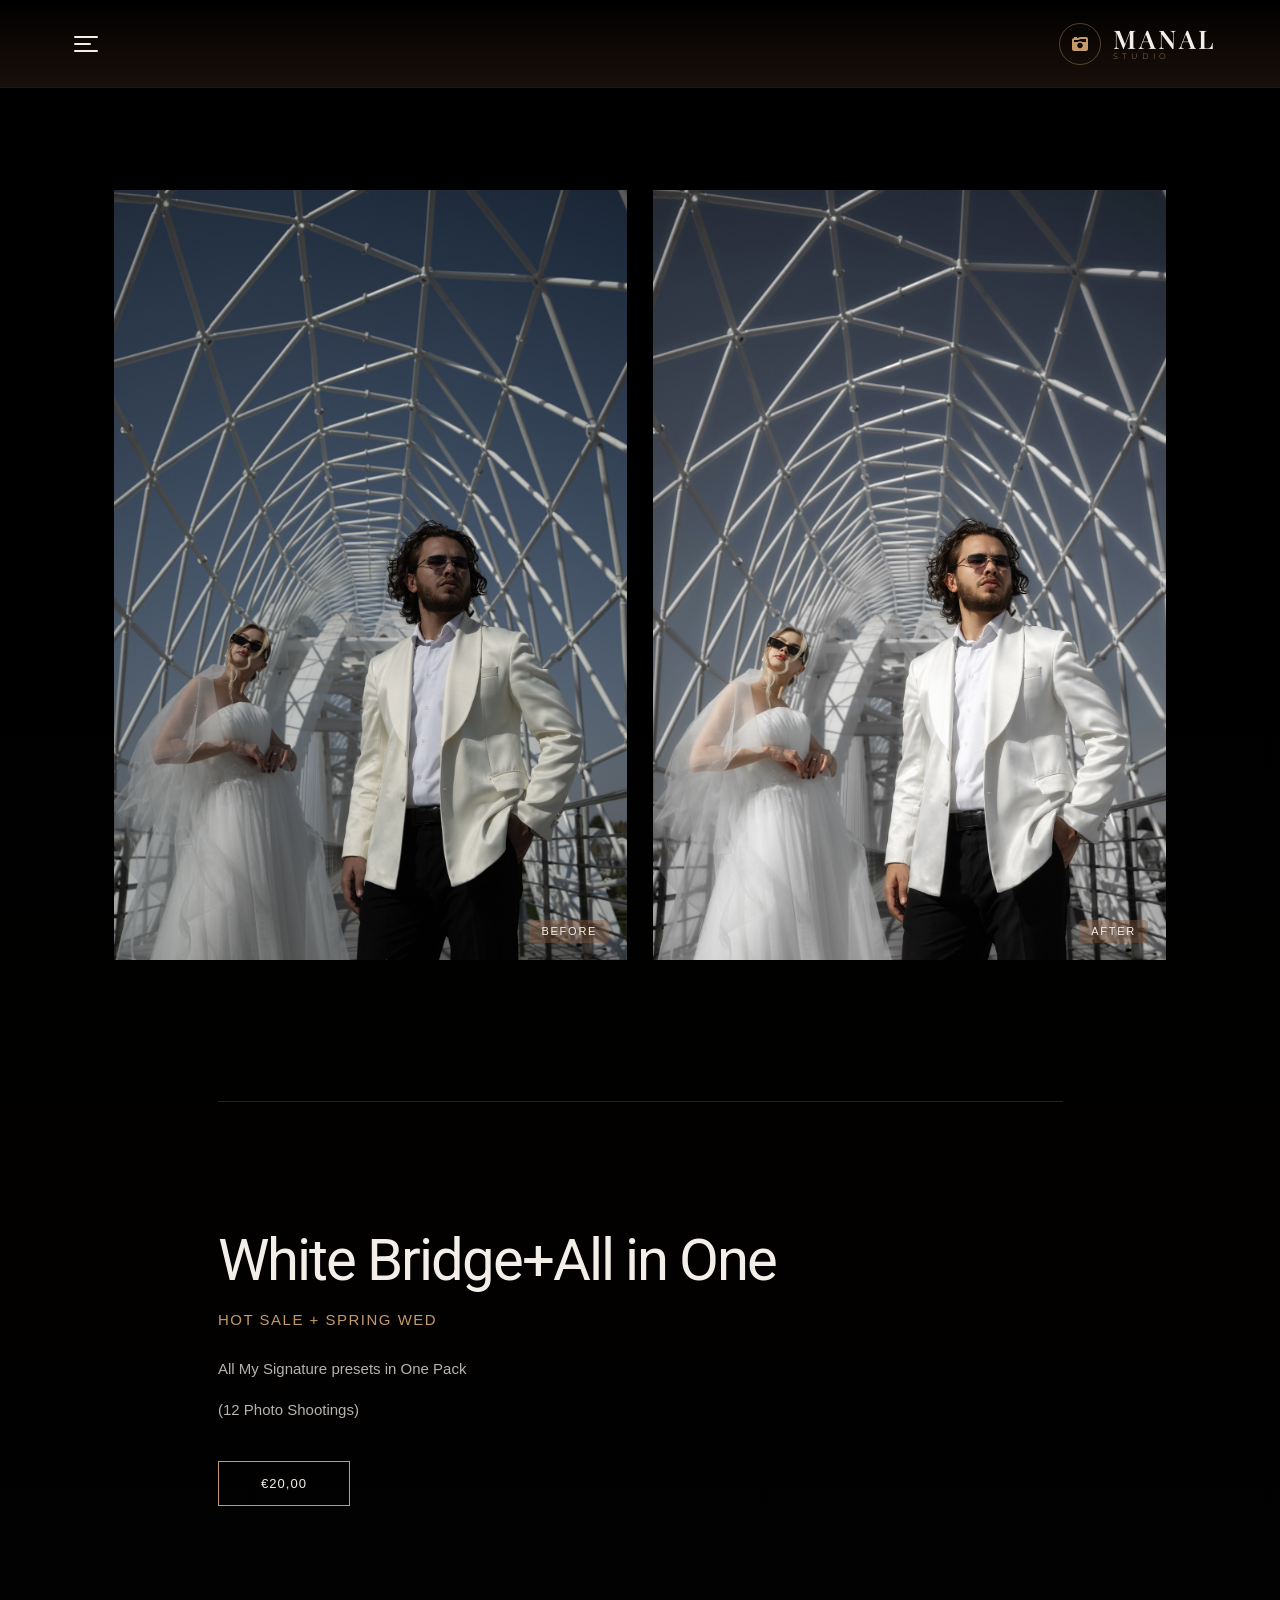
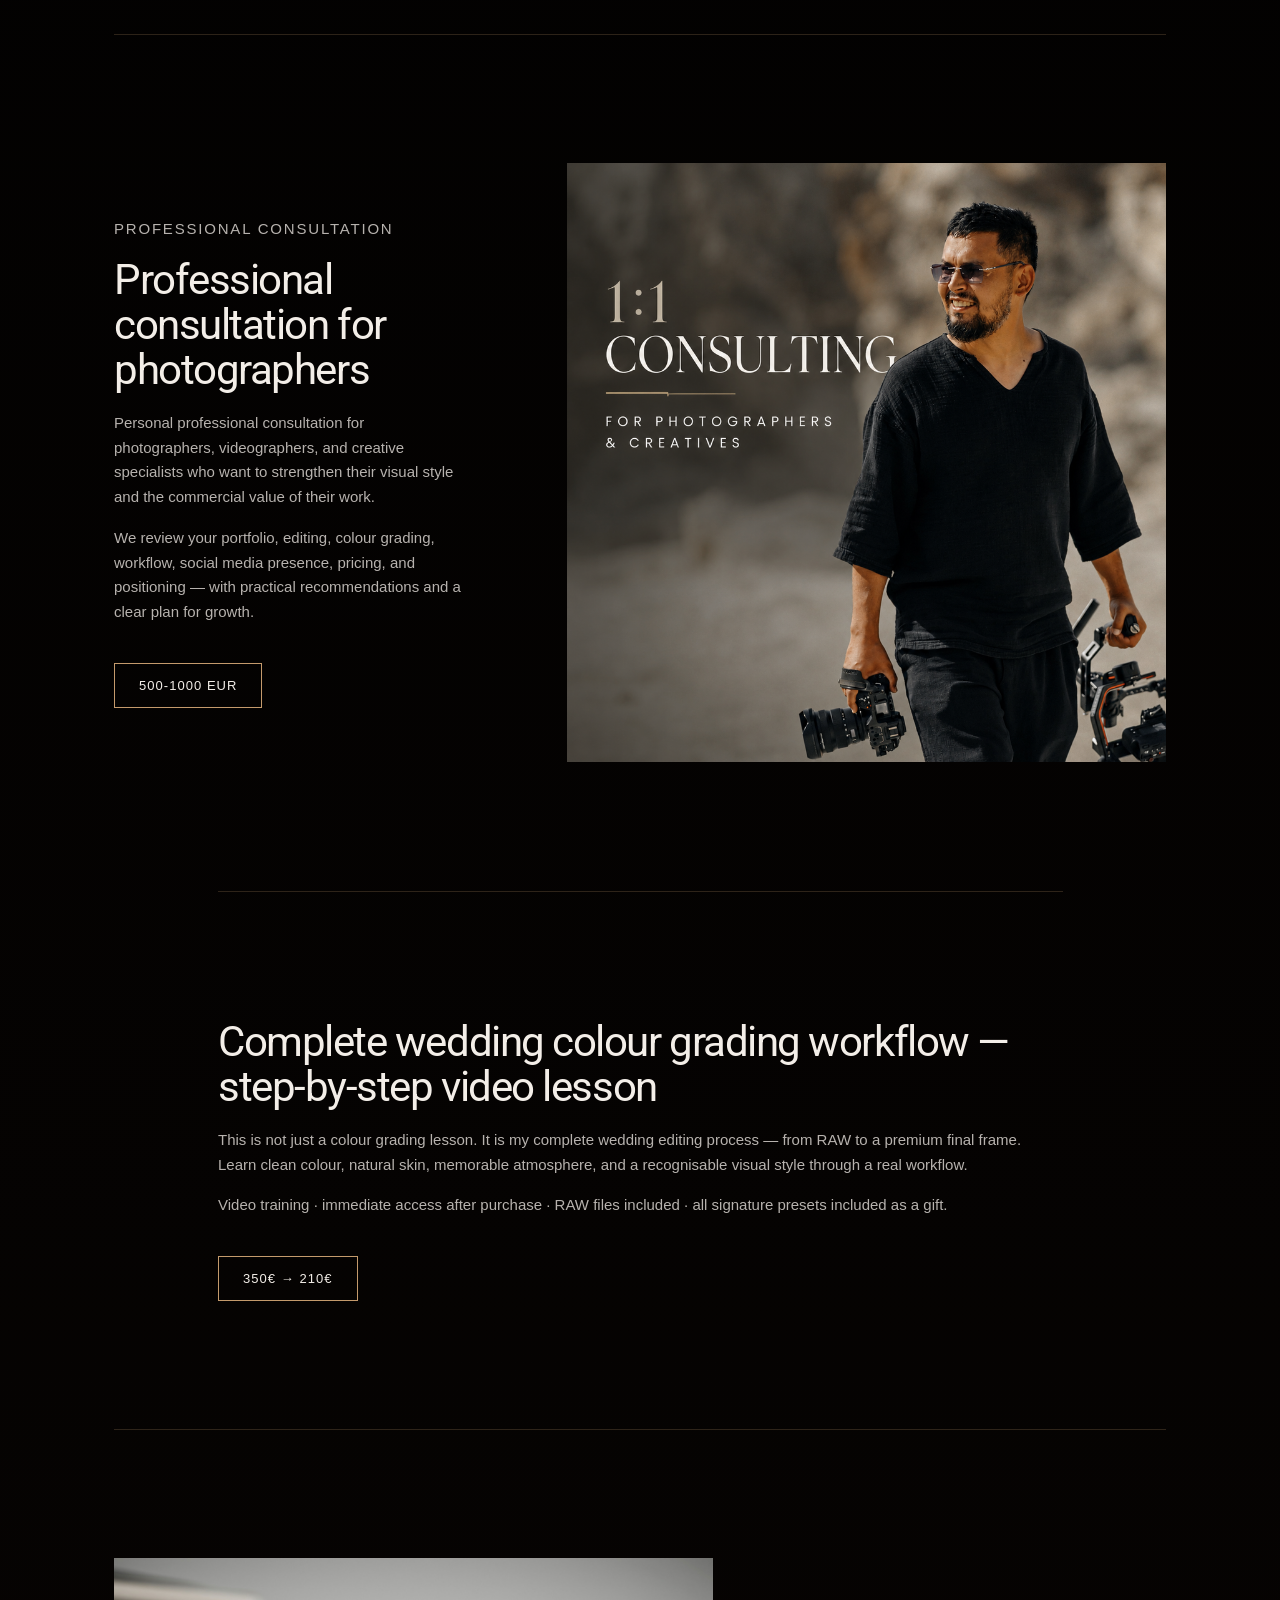
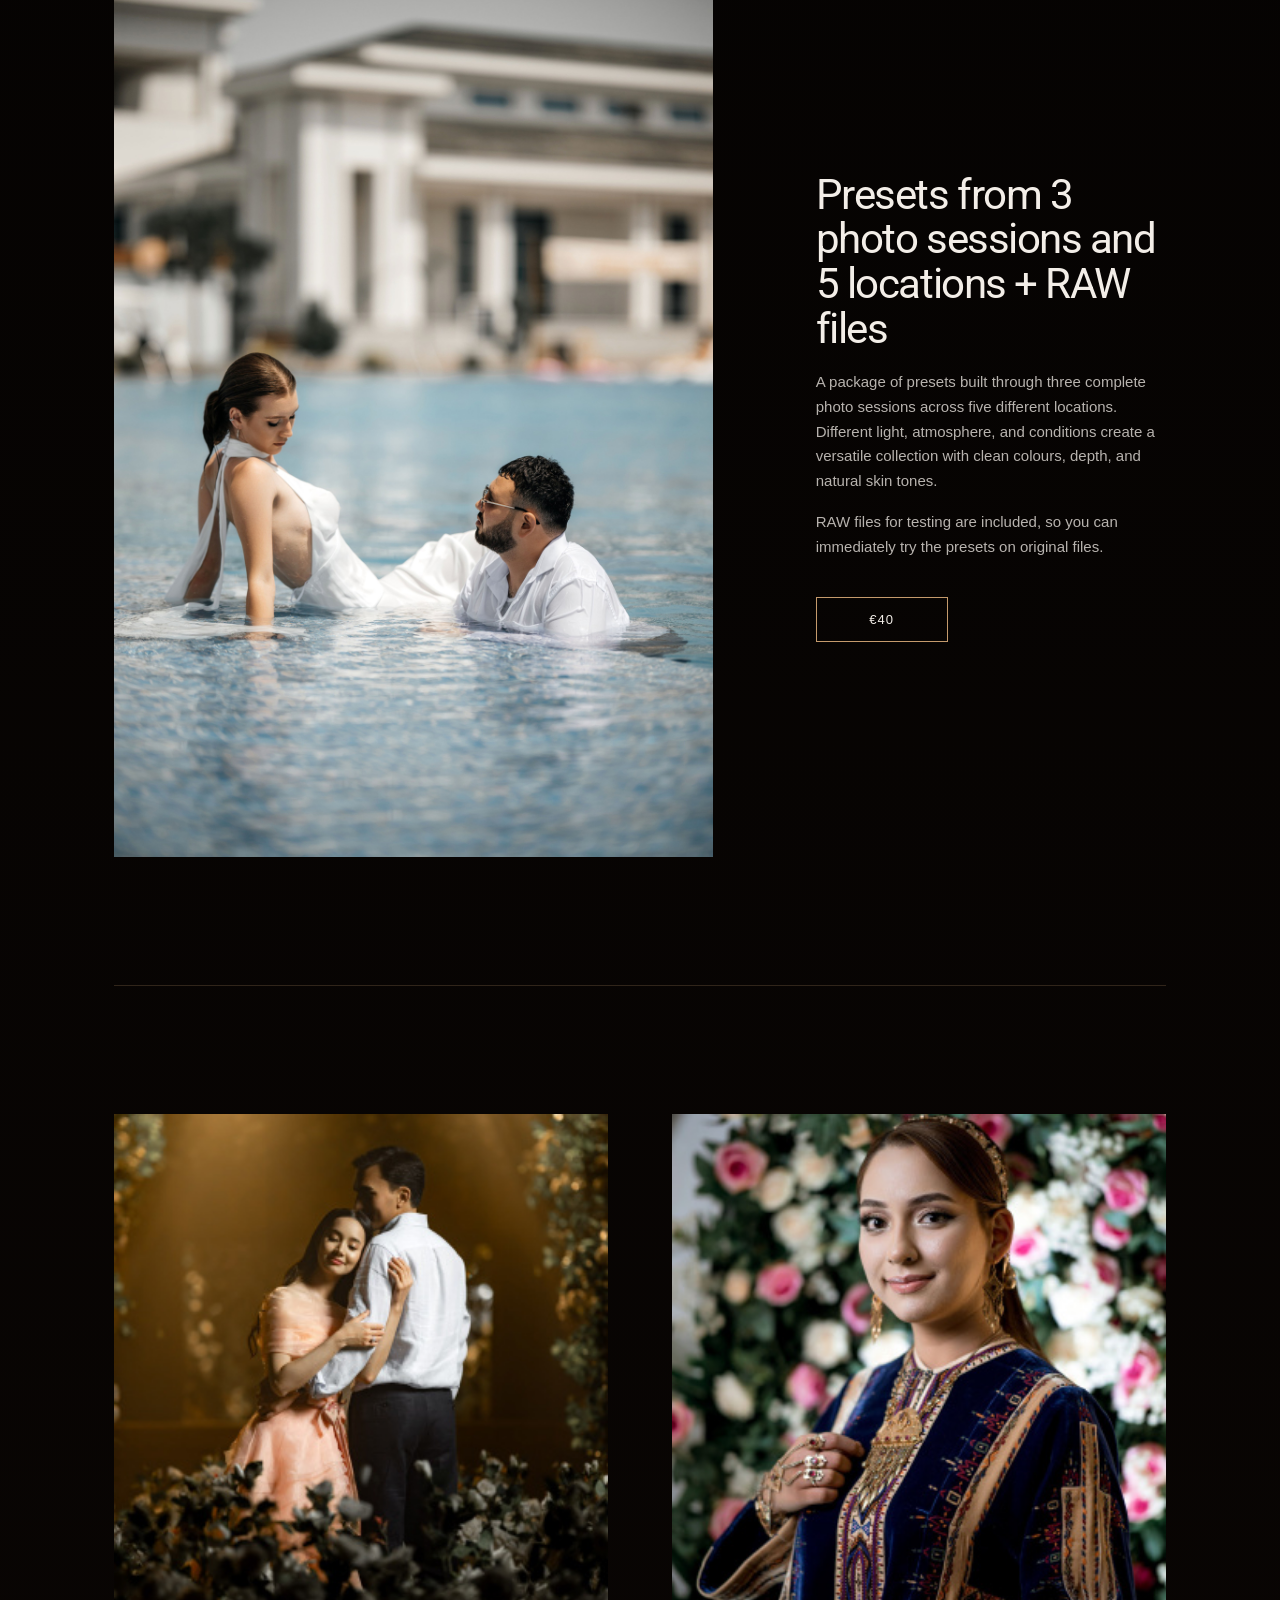
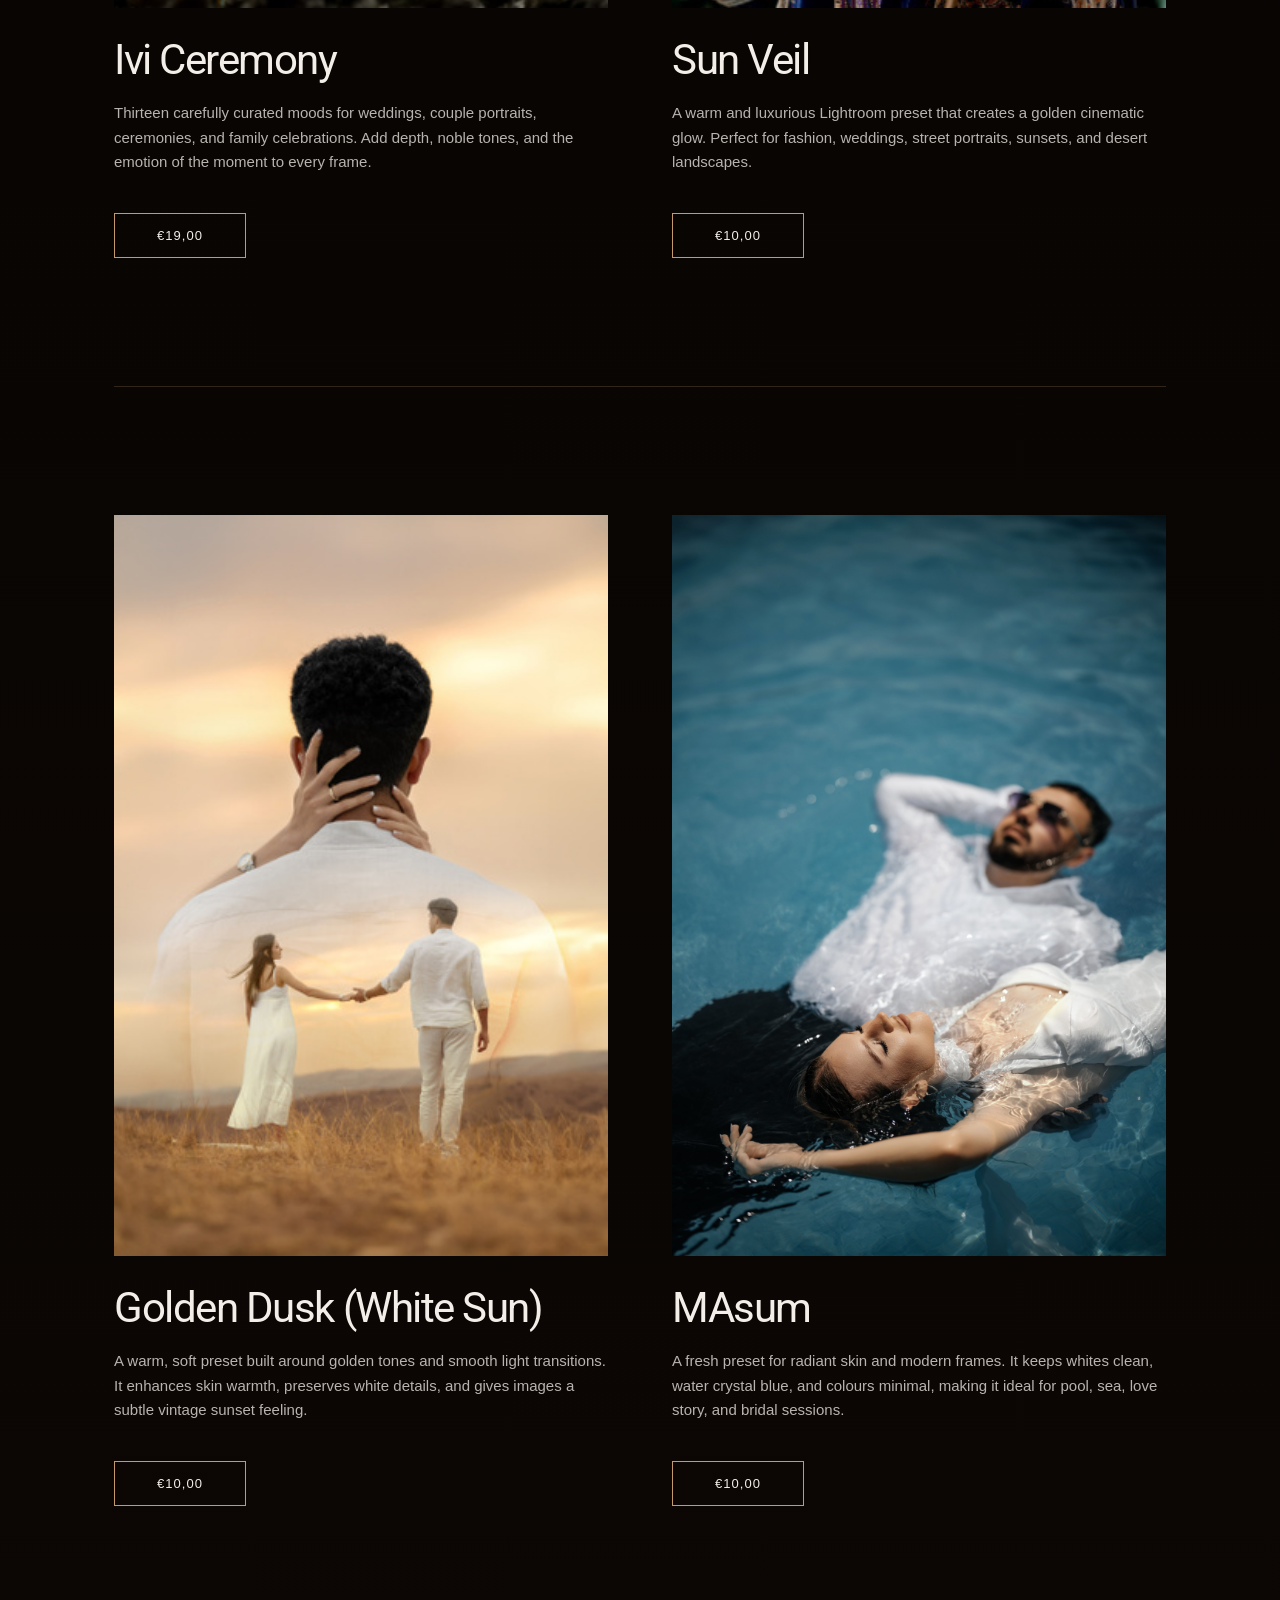
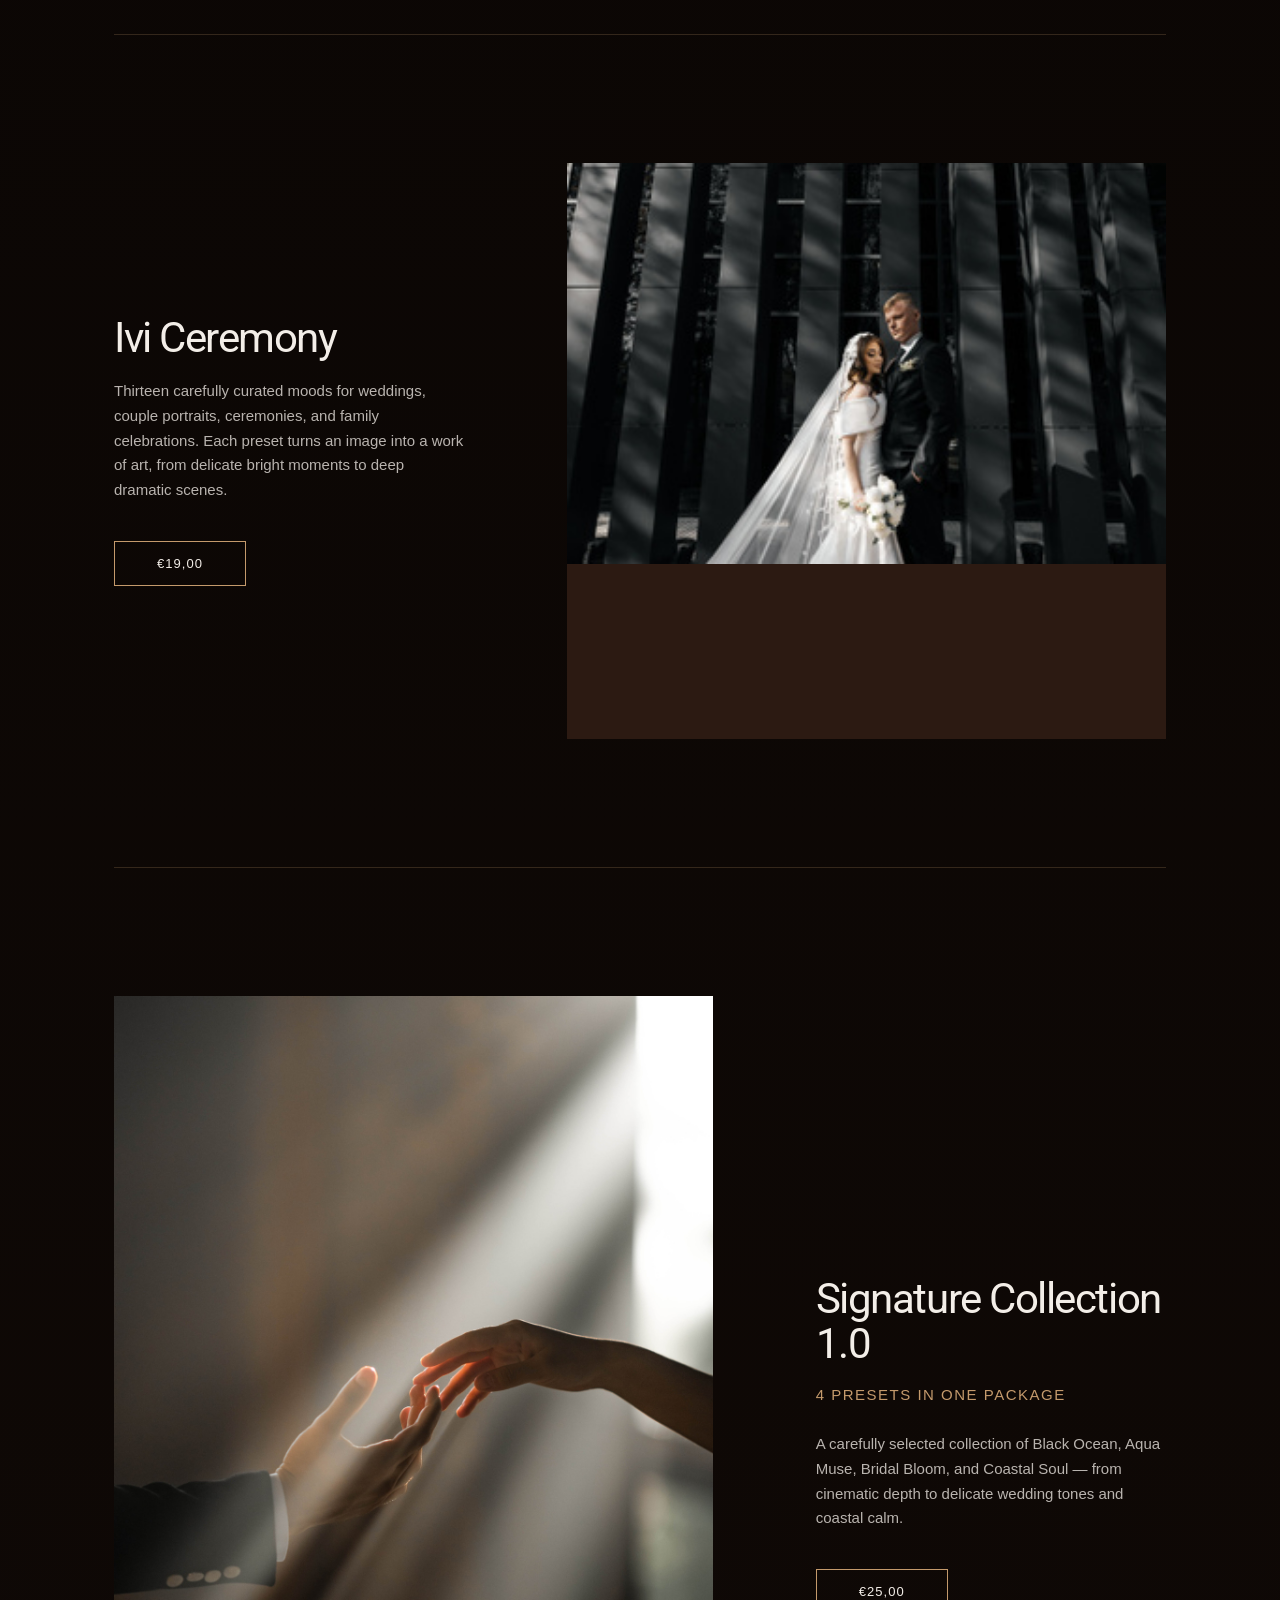
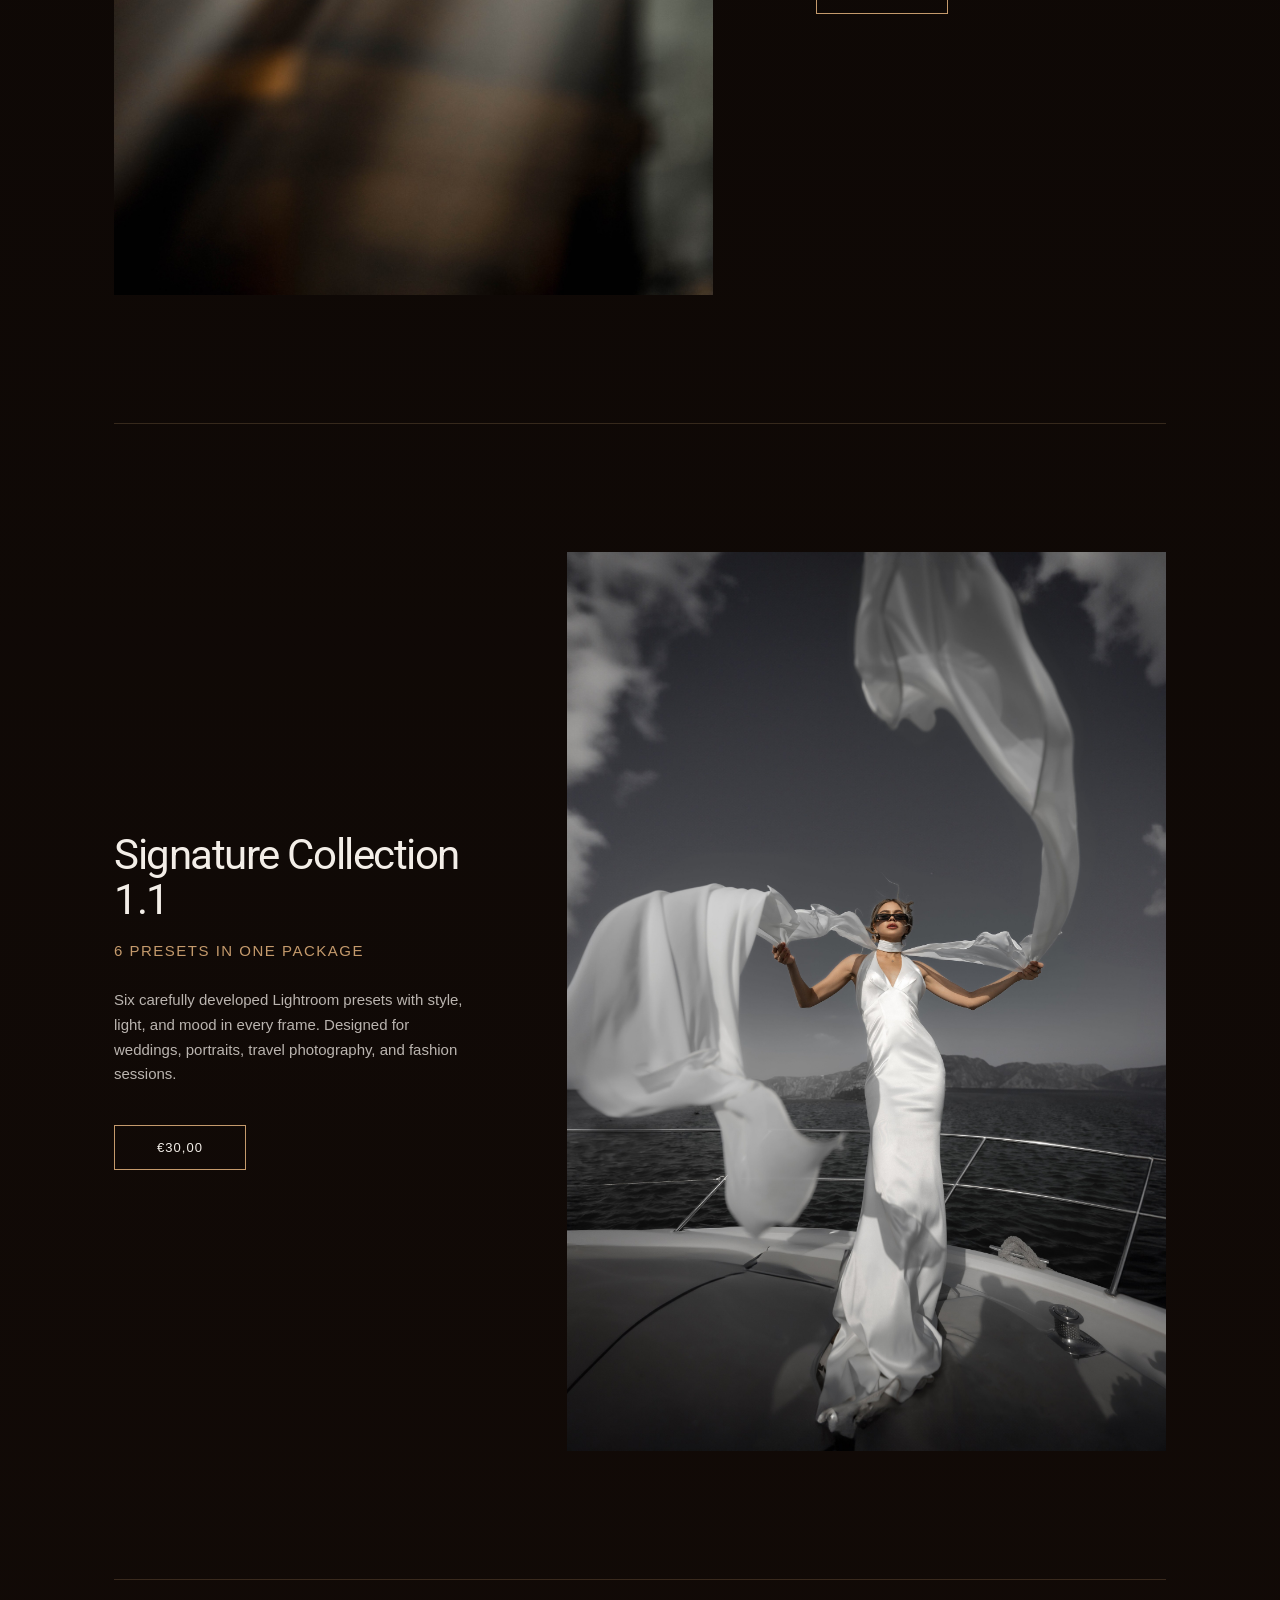
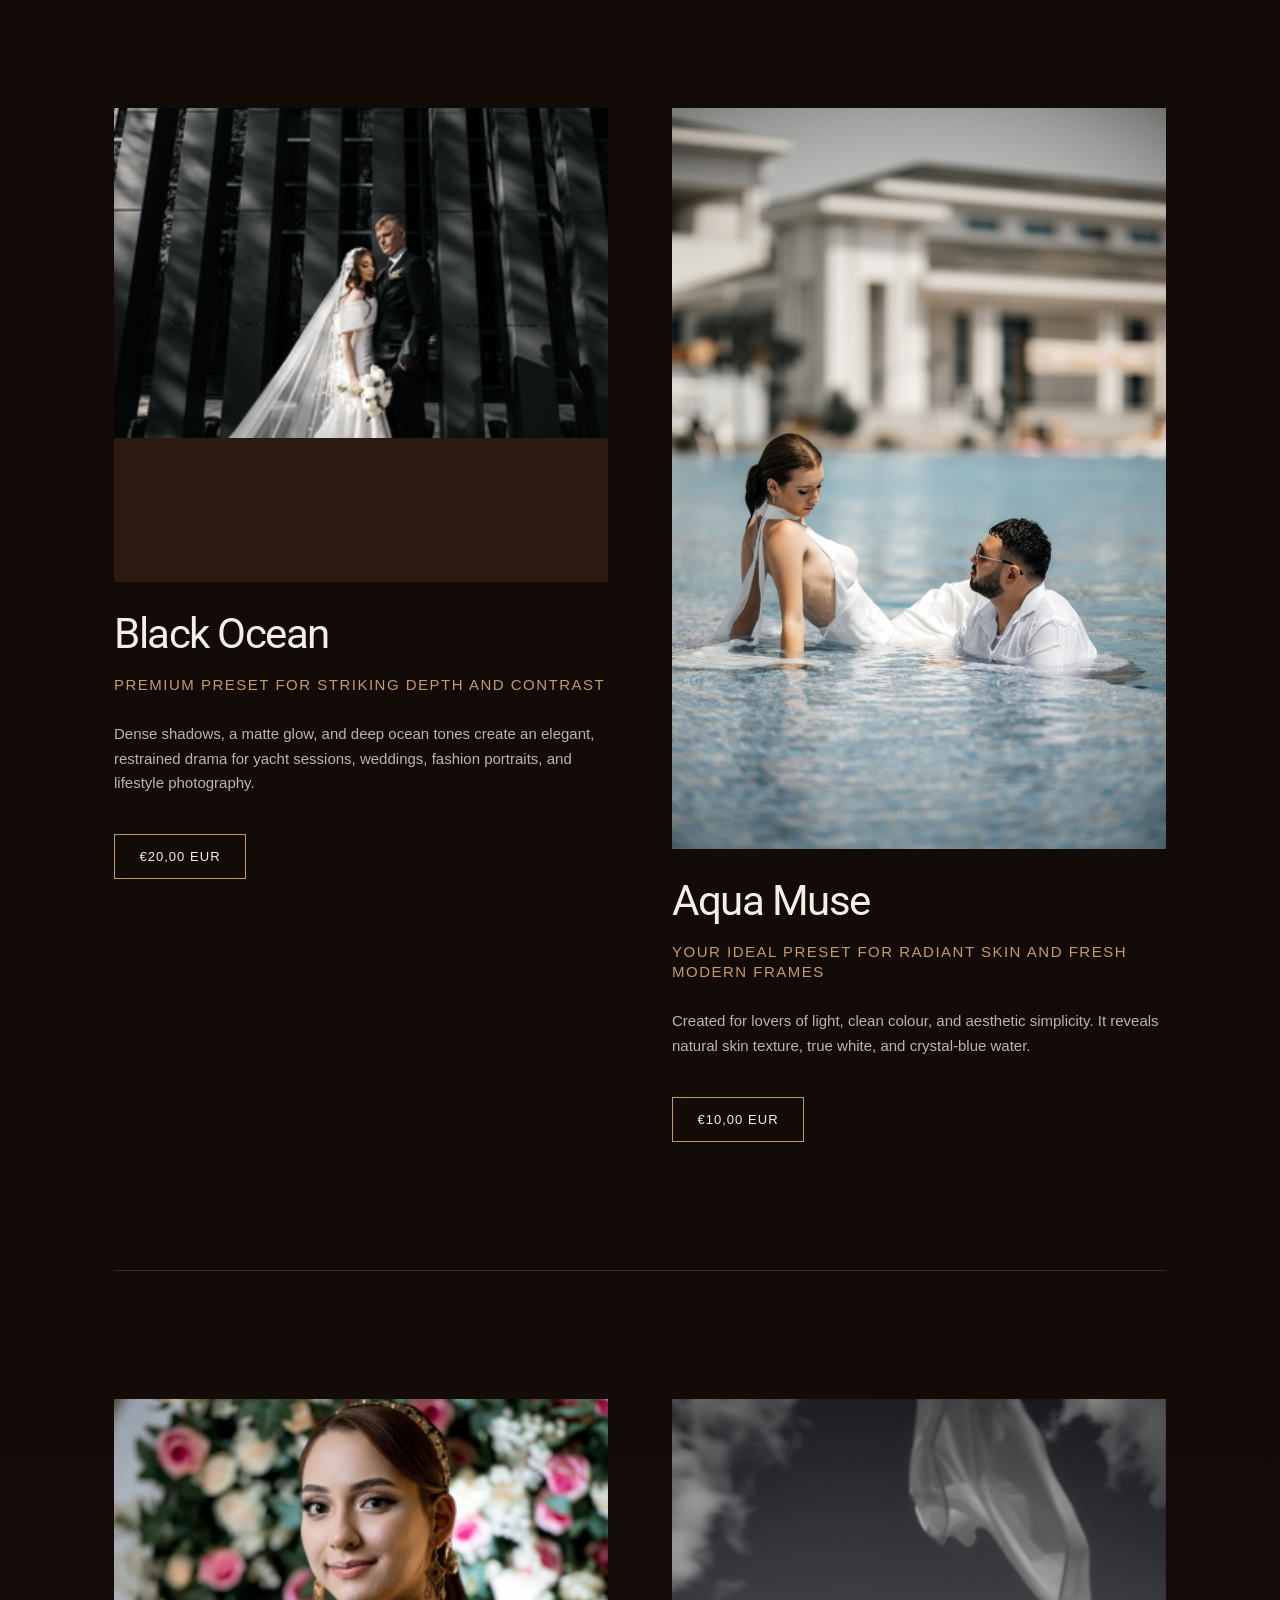
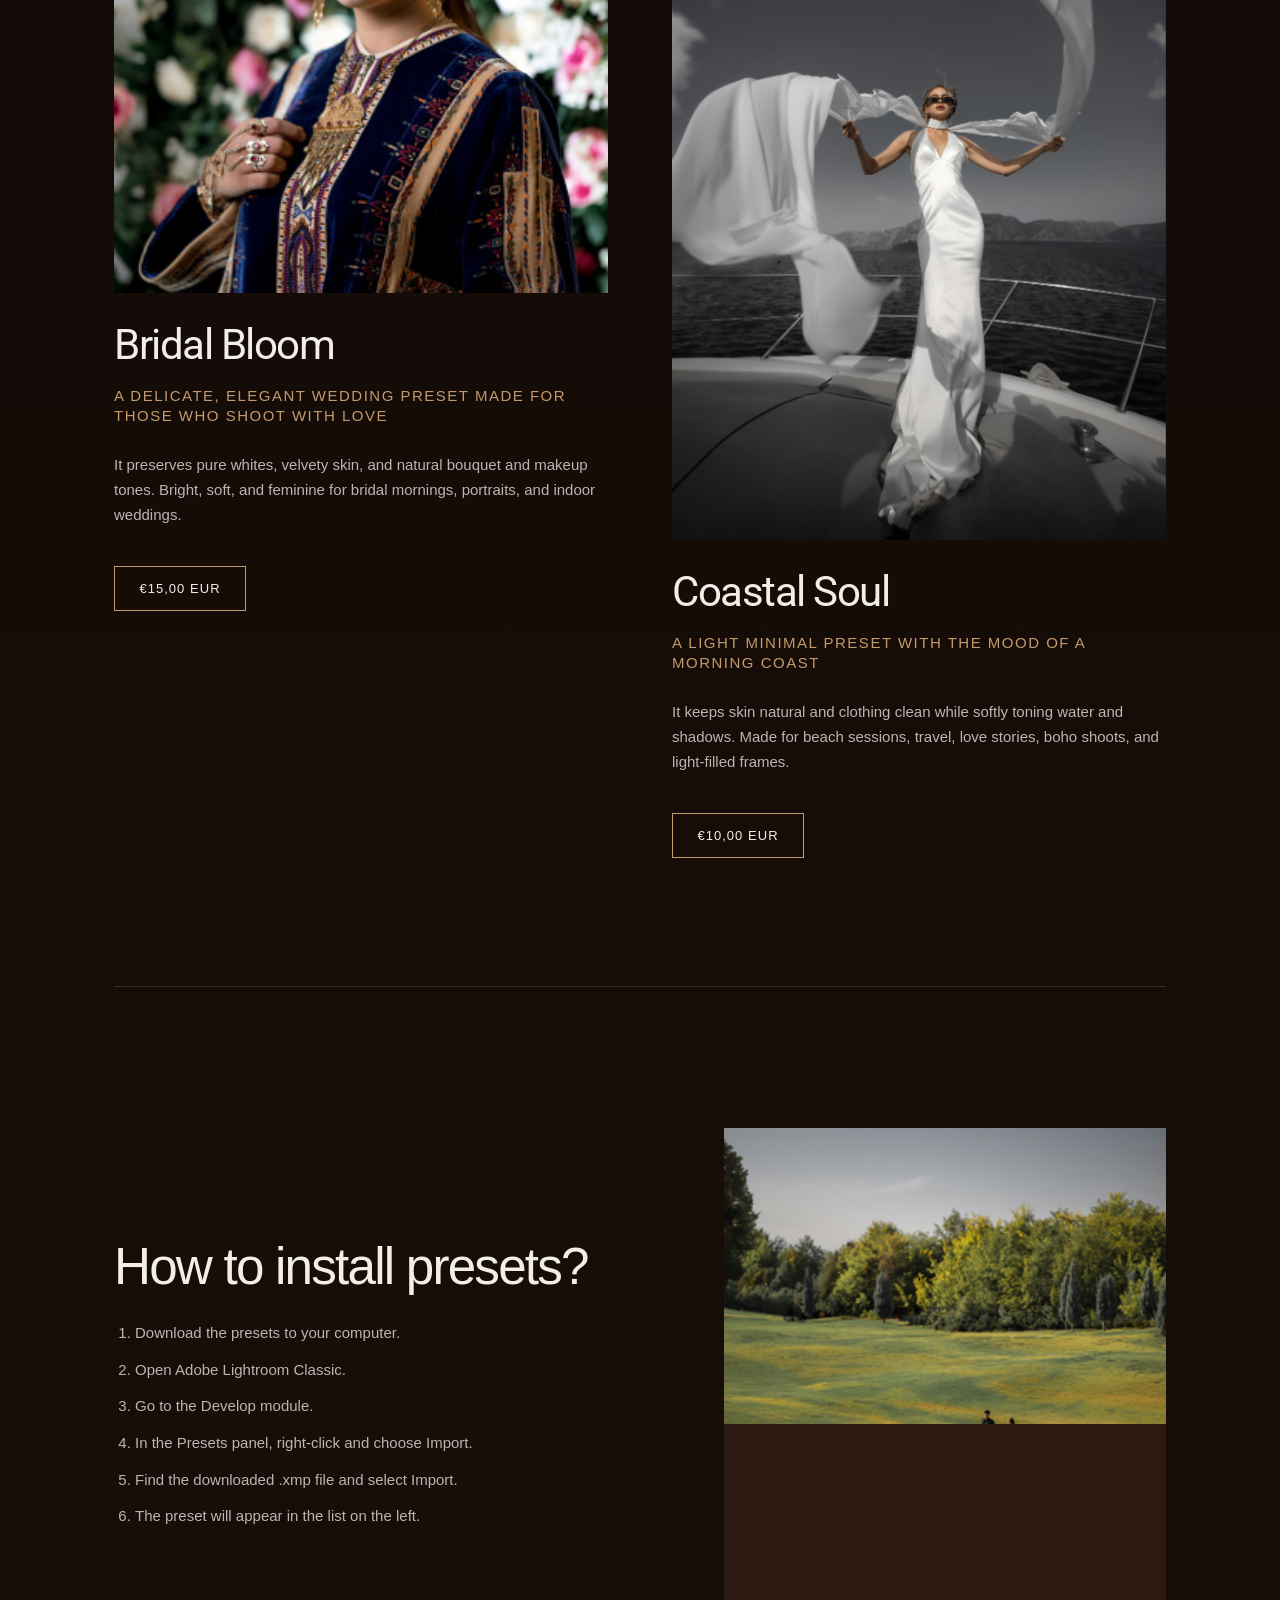
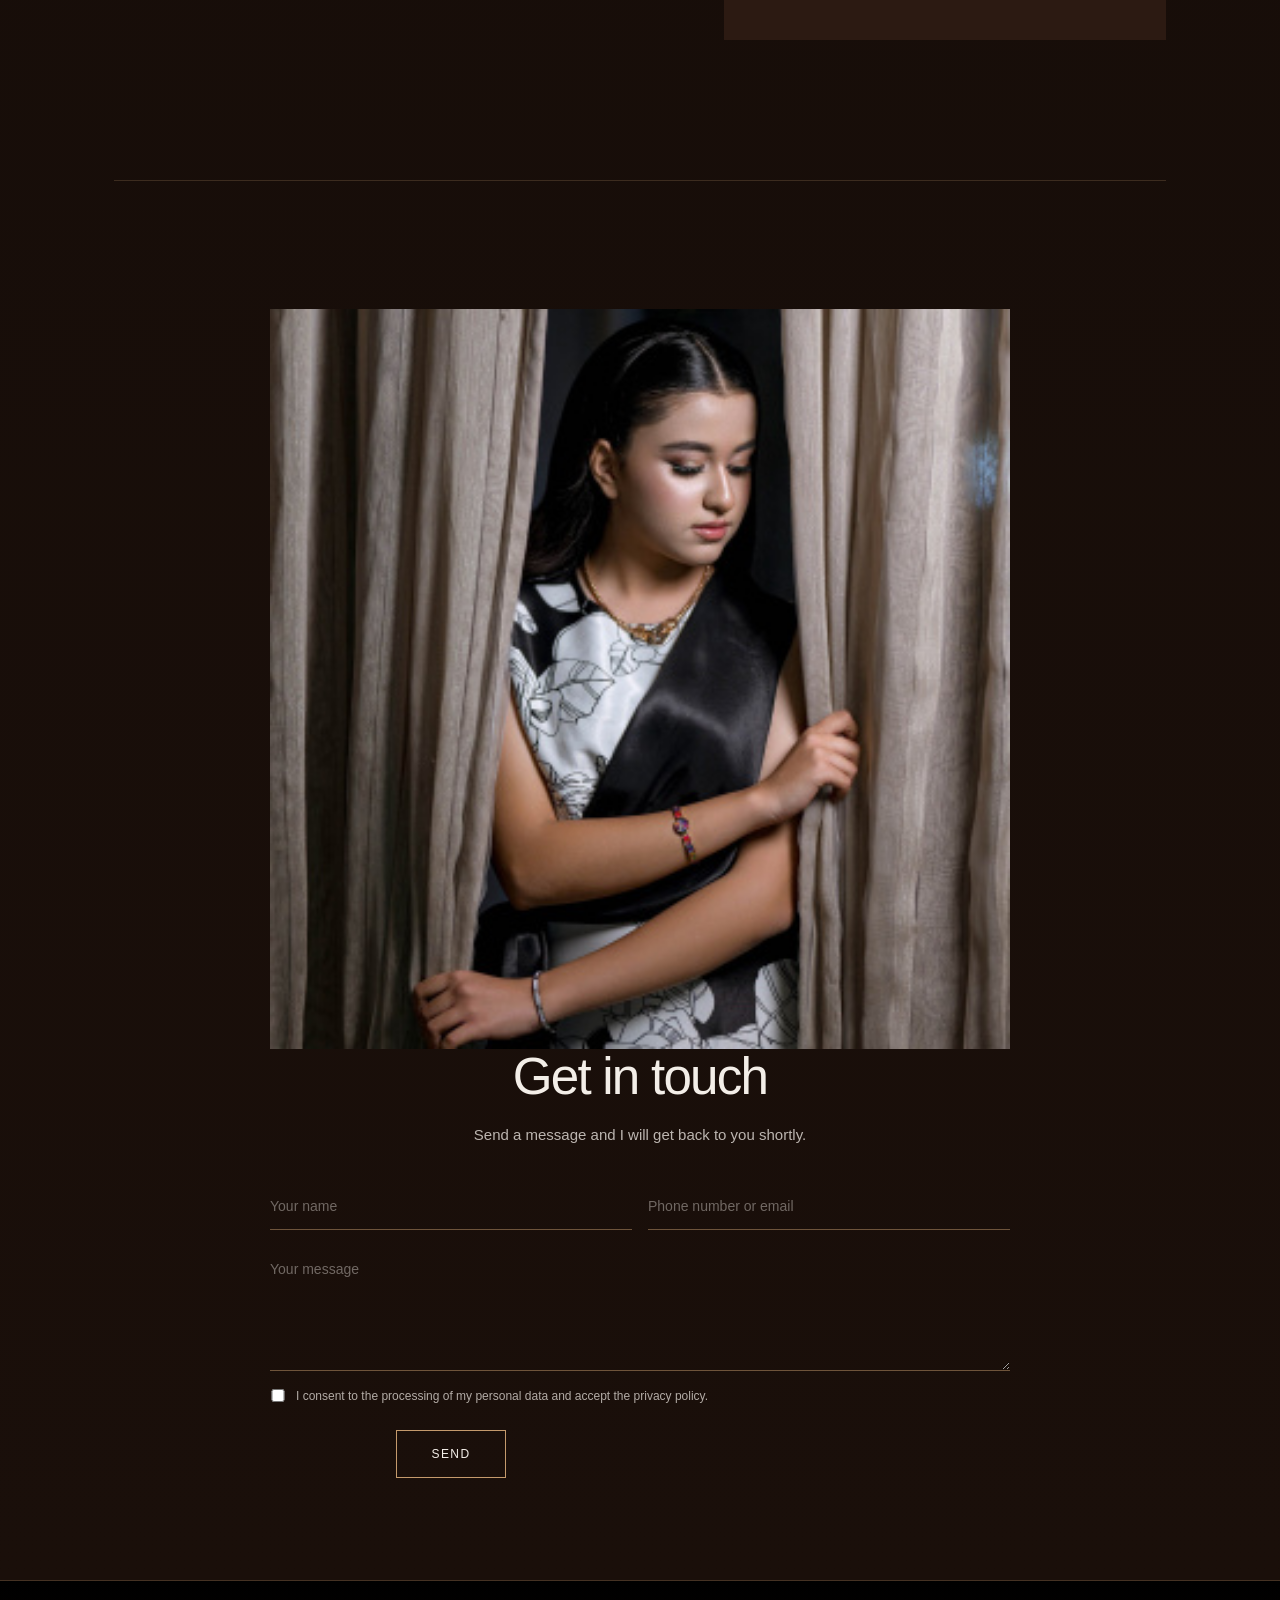
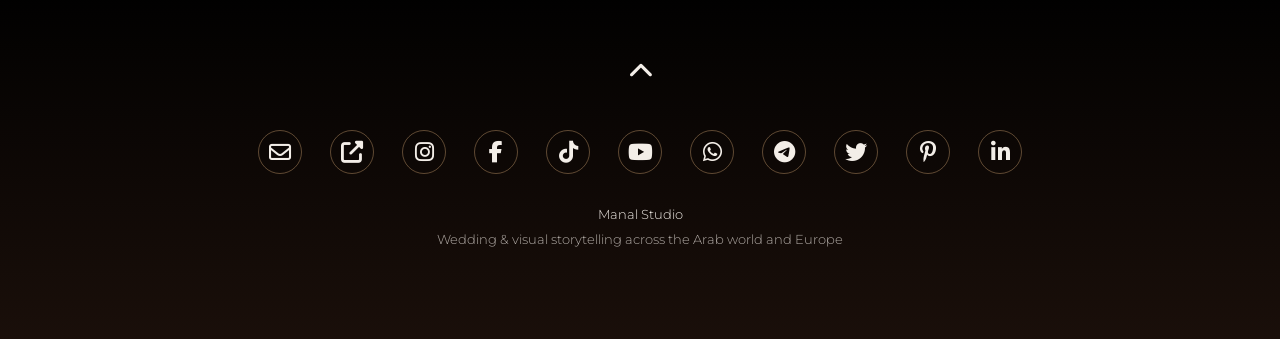
<file: davinci-website/store.html>
<!DOCTYPE html>
<html lang="en">
<head>
    <meta charset="UTF-8">
    <meta name="viewport" content="width=device-width, initial-scale=1.0">
    <title>Store | MANAL STUDIO</title>
    <link rel="preconnect" href="https://fonts.googleapis.com">
    <link rel="preconnect" href="https://fonts.gstatic.com" crossorigin>
    <link href="https://fonts.googleapis.com/css2?family=Montserrat:wght@300;400;500;600&family=Playfair+Display:wght@400;500;600;700&family=Noto+Sans+Arabic:wght@300;400;500;600&display=swap" rel="stylesheet">
    <link href="https://fonts.googleapis.com/css2?family=Roboto:wght@300;400;500&display=swap" rel="stylesheet">
    <link rel="stylesheet" href="https://cdnjs.cloudflare.com/ajax/libs/font-awesome/6.4.0/css/all.min.css">
    <style>
        /* ============================================================
           DESIGN SYSTEM & VARIABLES (MERGED: Black + Dark Brown + Cream)
           ============================================================ */
        :root {
            --black: #000000;
            --white: #ffffff;
            --cream: #f3eee8;
            --brown-deep: #1A0F0A;
            --brown-mid: #2C1A12;
            --brown-accent: #8B5A3C;
            --brown-light: #C49A6C;
            --line: rgba(196, 154, 108, 0.22);
            --serif: 'Playfair Display', serif;
            --sans: 'Montserrat', sans-serif;
            --arabic: 'Noto Sans Arabic', sans-serif;
        }

        * { box-sizing: border-box; margin: 0; padding: 0; }
        html { scroll-behavior: smooth; font-size: 16px; }
        body {
            font-family: var(--sans);
            font-weight: 300;
            line-height: 1.55;
            background: linear-gradient(180deg, #000000 0%, #1A0F0A 50%, #0D0705 100%);
            color: var(--cream);
            overflow-x: hidden;
            -webkit-font-smoothing: antialiased;
        }

        html[lang="ar"] body { font-family: var(--arabic); direction: rtl; }
        a { color: inherit; text-decoration: none; transition: all 0.3s ease; }
        img { display: block; width: 100%; height: 100%; object-fit: cover; }

        /* ============================================================
           HEADER (PROFESSIONAL - AWWWARDS LEVEL)
           ============================================================ */
        .header {
            position: sticky;
            top: 0;
            z-index: 1000;
            height: 88px;
            padding: 0 5vw;
            display: flex;
            align-items: center;
            justify-content: space-between;
            color: var(--cream);
            background: linear-gradient(180deg, #000000 0%, #1A0F0A 100%);
            border-bottom: 1px solid rgba(196, 154, 108, 0.15);
            transition: all 0.4s cubic-bezier(0.25, 0.46, 0.45, 0.94);
            animation: headerFadeIn 0.8s ease-out;
        }

        @keyframes headerFadeIn {
            from { opacity: 0; transform: translateY(-20px); }
            to { opacity: 1; transform: translateY(0); }
        }

        .header.scrolled {
            background: linear-gradient(180deg, rgba(0,0,0,0.98) 0%, rgba(26,15,10,0.98) 100%);
            box-shadow: 0 4px 30px rgba(0, 0, 0, 0.5);
            backdrop-filter: blur(12px);
            -webkit-backdrop-filter: blur(12px);
            border-bottom-color: rgba(196, 154, 108, 0.35);
        }

        .header-left {
            display: flex;
            align-items: center;
            gap: 1.2rem;
            flex: 1;
        }

        /* === ANIMATED MENU TOGGLE === */
        .menu-toggle {
            background: none;
            border: none;
            cursor: pointer;
            padding: 10px;
            border-radius: 50%;
            transition: all 0.4s cubic-bezier(0.34, 1.56, 0.64, 1);
            position: relative;
            display: flex;
            align-items: center;
            justify-content: center;
            width: 44px;
            height: 44px;
            -webkit-tap-highlight-color: transparent;
        }

        .menu-toggle::before {
            content: '';
            position: absolute;
            inset: 0;
            border-radius: 50%;
            background: rgba(139, 90, 60, 0.2);
            opacity: 0;
            transform: scale(0.7);
            transition: all 0.4s cubic-bezier(0.34, 1.56, 0.64, 1);
        }

        .menu-toggle:active::before {
            opacity: 1;
            transform: scale(1);
        }

        .menu-icon {
            display: flex;
            flex-direction: column;
            justify-content: center;
            gap: 5px;
            width: 26px;
            height: 20px;
            position: relative;
            z-index: 1;
        }

        .menu-icon span {
            display: block;
            height: 2px;
            background-color: var(--cream);
            border-radius: 2px;
            transition: all 0.4s cubic-bezier(0.68, -0.55, 0.27, 1.55);
            transform-origin: center;
        }

        .menu-icon span:nth-child(1) { width: 100%; }
        .menu-icon span:nth-child(2) { width: 70%; }
        .menu-icon span:nth-child(3) { width: 100%; }

        .menu-toggle:active .menu-icon span { background-color: var(--brown-light); }
        .menu-toggle:active .menu-icon span:nth-child(2) { width: 100%; }

        .menu-toggle.is-open .menu-icon span:nth-child(1) {
            transform: translateY(7px) rotate(45deg);
            background-color: var(--brown-light);
        }
        .menu-toggle.is-open .menu-icon span:nth-child(2) {
            opacity: 0;
            transform: translateX(-20px);
        }
        .menu-toggle.is-open .menu-icon span:nth-child(3) {
            transform: translateY(-7px) rotate(-45deg);
            background-color: var(--brown-light);
        }

        /* === LANGUAGE PICKER === */
        .language-picker { position: relative; }

        .lang-btn {
            display: flex;
            align-items: center;
            gap: 0.5rem;
            background: rgba(255, 255, 255, 0.05);
            border: 1px solid rgba(196, 154, 108, 0.3);
            border-radius: 30px;
            padding: 0.5rem 1rem;
            color: var(--cream);
            font-family: var(--sans);
            font-size: 0.8rem;
            font-weight: 500;
            cursor: pointer;
            letter-spacing: 0.08em;
            transition: all 0.4s cubic-bezier(0.25, 0.46, 0.45, 0.94);
            position: relative;
            overflow: hidden;
            -webkit-tap-highlight-color: transparent;
        }

        .lang-btn::before {
            content: '';
            position: absolute;
            inset: 0;
            background: linear-gradient(90deg, transparent, rgba(196, 154, 108, 0.2), transparent);
            transform: translateX(-100%);
            transition: transform 0.6s ease;
        }

        .lang-btn:active::before { transform: translateX(100%); }
        .lang-btn:active {
            background: rgba(139, 90, 60, 0.2);
            border-color: var(--brown-light);
            transform: scale(0.97);
        }

        .lang-globe {
            font-size: 0.85rem;
            color: var(--brown-light);
            transition: transform 0.6s cubic-bezier(0.34, 1.56, 0.64, 1);
        }

        .lang-btn:active .lang-globe { transform: rotate(180deg); }
        .lang-current { font-weight: 500; min-width: 20px; text-align: center; }
        .lang-chevron { font-size: 0.55rem; transition: transform 0.4s ease; opacity: 0.7; }
        .lang-btn[aria-expanded="true"] .lang-chevron { transform: rotate(180deg); }

        .lang-dropdown {
            position: absolute;
            top: calc(100% + 0.75rem);
            left: 0;
            min-width: 180px;
            padding: 0.5rem;
            background: linear-gradient(180deg, #000000 0%, #1A0F0A 100%);
            border: 1px solid rgba(139, 90, 60, 0.35);
            border-radius: 12px;
            opacity: 0;
            visibility: hidden;
            transform: translateY(-10px) scale(0.95);
            transition: all 0.35s cubic-bezier(0.68, -0.55, 0.27, 1.55);
            z-index: 100;
            box-shadow: 0 20px 40px rgba(0, 0, 0, 0.6);
            overflow: hidden;
        }

        .lang-dropdown.open {
            opacity: 1;
            visibility: visible;
            transform: translateY(0) scale(1);
        }

        .lang-option {
            display: flex;
            align-items: center;
            gap: 0.7rem;
            width: 100%;
            padding: 0.7rem 0.9rem;
            border: 0;
            border-radius: 8px;
            background: transparent;
            color: var(--cream);
            font: 0.8rem var(--sans);
            letter-spacing: 0.05em;
            text-align: start;
            cursor: pointer;
            transition: all 0.3s ease;
            -webkit-tap-highlight-color: transparent;
        }

        .lang-option:active {
            background: rgba(139, 90, 60, 0.25);
            color: var(--brown-light);
        }

        .lang-flag { font-size: 1rem; line-height: 1; }
        .lang-option span:nth-child(2) { flex: 1; }
        .lang-check {
            opacity: 0;
            color: var(--brown-light);
            font-size: 0.7rem;
            transition: opacity 0.3s ease;
        }
        .lang-option.selected .lang-check { opacity: 1; }
        .lang-option.selected {
            color: var(--brown-light);
            background: rgba(139, 90, 60, 0.15);
        }

        /* === LOGO (Opposite side from the controls) === */
        .logo {
            position: absolute;
            right: 5vw;
            left: auto;
            display: flex;
            justify-content: center;
        }

        html[lang="sv"] .logo {
            right: 5vw;
            left: auto;
        }

        html[lang="ar"] .logo {
            right: auto;
            left: 5vw;
        }

        .logo a {
            display: inline-flex;
            align-items: center;
            gap: 0.7rem;
            color: var(--cream);
            transition: all 0.4s cubic-bezier(0.25, 0.46, 0.45, 0.94);
            -webkit-tap-highlight-color: transparent;
        }

        .logo-icon {
            display: flex;
            align-items: center;
            justify-content: center;
            width: 42px;
            height: 42px;
            border: 1px solid rgba(196, 154, 108, 0.4);
            border-radius: 50%;
            color: var(--brown-light);
            font-size: 1rem;
            transition: all 0.6s cubic-bezier(0.34, 1.56, 0.64, 1);
            position: relative;
            overflow: hidden;
            flex-shrink: 0;
        }

        .logo-icon::before {
            content: '';
            position: absolute;
            inset: 0;
            background: rgba(139, 90, 60, 0.25);
            transform: scale(0);
            border-radius: 50%;
            transition: transform 0.5s cubic-bezier(0.34, 1.56, 0.64, 1);
        }

        .logo a:active .logo-icon::before { transform: scale(1); }
        .logo a:active .logo-icon {
            border-color: var(--brown-light);
            transform: rotate(360deg);
            color: var(--cream);
        }

        .logo-text { display: flex; flex-direction: column; line-height: 0.9; }

        .logo-text strong {
            font-family: var(--serif);
            font-size: clamp(1.4rem, 2vw, 2rem);
            font-weight: 600;
            letter-spacing: 0.12em;
            text-transform: uppercase;
            display: block;
            transition: color 0.4s ease;
            color: var(--cream);
        }

        .logo-text small {
            font-family: var(--sans);
            font-size: 0.52rem;
            letter-spacing: 0.52em;
            text-transform: uppercase;
            opacity: 0.8;
            margin-top: 0.2rem;
            display: block;
            color: var(--brown-light);
            transition: letter-spacing 0.4s ease, color 0.4s ease;
        }

        .logo a:active .logo-text strong { color: var(--brown-light); }
        .logo a:active .logo-text small { letter-spacing: 0.7em; }

        .header-right { flex: 1; }

        /* === HEADER RESPONSIVE === */
        @media (max-width: 760px) {
            .header { height: 80px; padding: 0 4vw; }
            .header-left { gap: 0.8rem; }
            .menu-toggle { width: 40px; height: 40px; padding: 8px; }
            .lang-btn { padding: 0.4rem 0.8rem; font-size: 0.75rem; gap: 0.4rem; }
            .lang-globe { font-size: 0.75rem; }
            .lang-chevron { font-size: 0.5rem; }
            .lang-dropdown { min-width: 160px; left: -20px; }
            .logo-icon { width: 36px; height: 36px; font-size: 0.85rem; }
            .logo-text strong { font-size: 1.3rem; letter-spacing: 0.1em; }
            .logo-text small { font-size: 0.45rem; letter-spacing: 0.4em; }
        }

        /* ============================================================
           INTRO
           ============================================================ */
        .intro { padding: 96px 6vw 72px; text-align: center; color: var(--cream); }
        .eyebrow {
            margin-bottom: 18px;
            font-size: 11px;
            letter-spacing: .3em;
            text-transform: uppercase;
            color: var(--brown-light);
        }
        h1, h2, h3 {
            font-family: var(--serif);
            font-weight: 400;
            line-height: 1.08;
            color: var(--cream);
        }
        h1 {
            max-width: 760px;
            margin: auto;
            font-size: clamp(42px, 7vw, 86px);
            text-transform: uppercase;
        }
        .intro p {
            max-width: 570px;
            margin: 28px auto 0;
            font-size: 14px;
            color: rgba(243, 238, 232, 0.75);
        }

        /* ============================================================
           PRODUCTS
           ============================================================ */
        .products {
            max-width: 1320px;
            margin: 0 auto;
            padding: 0 5vw 100px;
            color: var(--cream);
        }
        .product {
            display: grid;
            grid-template-columns: minmax(280px, 1fr) minmax(280px, 1fr);
            min-height: 520px;
            border-top: 1px solid var(--line);
        }
        .product:nth-child(even) .product-image { order: 2; }
        .product-image { min-height: 520px; overflow: hidden; background: var(--brown-mid); }
        .product-info { display: flex; flex-direction: column; justify-content: center; padding: 65px clamp(30px, 7vw, 105px); }
        .product-number {
            margin-bottom: 22px;
            font-size: 11px;
            letter-spacing: .25em;
            color: var(--brown-light);
        }
        h2 { margin-bottom: 22px; font-size: clamp(30px, 4vw, 58px); color: var(--cream); }
        .product-info h3 { margin: -7px 0 24px; font-size: 20px; color: var(--brown-light); }
        .product-info p { max-width: 560px; margin-bottom: 16px; font-size: 14px; color: rgba(243, 238, 232, 0.75); }

        .price {
            align-self: flex-start;
            margin-top: 25px;
            padding: 15px 27px;
            border: 1px solid var(--brown-light);
            background: transparent;
            color: var(--cream);
            font-family: var(--sans);
            font-size: 12px;
            letter-spacing: .18em;
            text-transform: uppercase;
            transition: .25s;
            cursor: pointer;
            -webkit-tap-highlight-color: transparent;
        }
        .price:hover, .price:active {
            background: var(--brown-accent);
            color: var(--white);
            border-color: var(--brown-accent);
        }

        /* ============================================================
           FOOTER
           ============================================================ */
        .footer {
            padding: 72px 6vw 90px;
            background: linear-gradient(180deg, #000000 0%, #1A0F0A 100%);
            color: var(--cream);
            text-align: center;
            border-top: 1px solid rgba(196, 154, 108, 0.25);
        }
        .back {
            display: inline-block;
            margin-bottom: 38px;
            font-size: 25px;
            color: var(--cream);
            transition: all 0.3s ease;
        }
        .back:hover, .back:active { color: var(--brown-light); transform: translateY(-5px); }

        .socials { display: flex; justify-content: center; gap: 28px; margin-bottom: 30px; font-size: 22px; }
        .socials a {
            color: var(--cream);
            transition: all 0.3s ease;
            display: inline-flex;
            align-items: center;
            justify-content: center;
            width: 44px;
            height: 44px;
            border: 1px solid rgba(196, 154, 108, 0.45);
            border-radius: 50%;
            -webkit-tap-highlight-color: transparent;
        }
        .socials a:hover, .socials a:active {
            color: var(--brown-light);
            border-color: var(--brown-light);
            transform: translateY(-3px);
            background: rgba(139, 90, 60, 0.2);
        }
        .footer p { font-size: 13px; margin-top: 5px; color: var(--cream); }
        .footer p:last-child { color: rgba(243, 238, 232, 0.7); }

        /* ============================================================
           OVERLAY MENU
           ============================================================ */
        .overlay {
            position: fixed;
            inset: 0;
            z-index: 2000;
            display: flex;
            flex-direction: column;
            justify-content: center;
            padding: 10vw;
            background: linear-gradient(180deg, #000000 0%, #1A0F0A 50%, #000000 100%);
            color: var(--cream);
            opacity: 0;
            pointer-events: none;
            transition: opacity .3s;
        }
        .overlay.open { opacity: 1; pointer-events: auto; }
        .close {
            position: absolute;
            top: 24px;
            right: 6vw;
            border: 0;
            background: none;
            color: var(--cream);
            font-size: 42px;
            font-weight: 200;
            cursor: pointer;
            transition: all 0.3s ease;
            -webkit-tap-highlight-color: transparent;
        }
        .close:hover, .close:active { color: var(--brown-light); transform: rotate(90deg); }

        .overlay a {
            width: max-content;
            margin: 12px 0;
            font-size: 25px;
            color: var(--cream);
            opacity: 0;
            transform: translateX(-30px);
            transition: opacity 0.5s ease, transform 0.5s cubic-bezier(0.34, 1.56, 0.64, 1), color 0.3s ease, padding 0.3s ease;
        }
        .overlay.open a {
            opacity: 1;
            transform: translateX(0);
        }
        .overlay.open a:nth-child(1) { transition-delay: 0.05s; }
        .overlay.open a:nth-child(2) { transition-delay: 0.10s; }
        .overlay.open a:nth-child(3) { transition-delay: 0.15s; }
        .overlay.open a:nth-child(4) { transition-delay: 0.20s; }
        .overlay.open a:nth-child(5) { transition-delay: 0.25s; }
        .overlay.open a:nth-child(6) { transition-delay: 0.30s; }
        .overlay.open a:nth-child(7) { transition-delay: 0.35s; }
        .overlay.open a:nth-child(8) { transition-delay: 0.40s; }
        .overlay a:hover, .overlay a:active {
            color: var(--brown-light);
            padding-left: 15px;
        }
        .overlay .socials { justify-content: flex-start; margin-top: 35px; }

        /* ============================================================
           SHOP MAIN
           ============================================================ */
        .shop-main {
            background: linear-gradient(180deg, #000000 0%, #1A0F0A 100%);
            color: var(--cream);
            font-family: 'Roboto', Arial, sans-serif;
        }
        .shop-shell { width: min(100%, 1180px); margin: 0 auto; padding: clamp(52px, 8vw, 110px) 5vw; }

        .shop-opening {
            display: grid;
            grid-template-columns: repeat(2, minmax(0, 1fr));
            gap: clamp(16px, 2vw, 28px);
            margin-bottom: clamp(76px, 11vw, 150px);
        }
        .shop-opening figure {
            position: relative;
            min-height: clamp(285px, 42vw, 535px);
            overflow: hidden;
            background: var(--brown-mid);
        }
        .shop-opening img, .shop-media img { width: 100%; height: 100%; object-fit: cover; }
        .shop-opening figcaption {
            position: absolute;
            right: 18px;
            bottom: 17px;
            margin: 0;
            color: var(--cream);
            font: 400 11px/1 Arial, sans-serif;
            letter-spacing: .16em;
            text-transform: uppercase;
            text-shadow: 0 1px 10px rgba(0, 0, 0, .48);
            background: rgba(139, 90, 60, 0.4);
            padding: 6px 12px;
            border-radius: 4px;
        }

        .shop-product {
            display: grid;
            grid-template-columns: minmax(0, 1.54fr) minmax(260px, .9fr);
            gap: clamp(36px, 8vw, 120px);
            align-items: center;
            padding: clamp(64px, 10vw, 140px) 0;
            border-top: 1px solid var(--line);
        }
        .shop-product--reverse { grid-template-columns: minmax(260px, .9fr) minmax(0, 1.54fr); }
        .shop-product--reverse .shop-media { order: 2; }
        .shop-product--wide-copy { grid-template-columns: minmax(0, 1fr); max-width: 845px; margin: 0 auto; }
        .shop-media {
            min-height: clamp(300px, 45vw, 650px);
            overflow: hidden;
            background: var(--brown-mid);
        }
        .shop-media--square { aspect-ratio: 1/1; min-height: 0; }
        .shop-copy { max-width: 420px; }
        .shop-product--reverse .shop-copy { justify-self: end; }
        .shop-product--wide-copy .shop-copy { max-width: 845px; }

        .shop-kicker {
            margin: 0 0 18px;
            font-size: 12px;
            font-weight: 400;
            letter-spacing: .12em;
            text-transform: uppercase;
            color: var(--brown-light);
        }
        .shop-copy h1, .shop-copy h2 {
            margin: 0 0 18px;
            color: var(--cream);
            font-family: 'Roboto', Arial, sans-serif;
            font-size: clamp(27px, 3.25vw, 45px);
            font-weight: 400;
            line-height: 1.08;
            letter-spacing: -.035em;
            text-transform: none;
        }
        .shop-copy h1 { font-size: clamp(33px, 4.5vw, 62px); }
        .shop-copy h3 {
            margin: 0 0 27px;
            font: 400 15px/1.35 Arial, sans-serif;
            letter-spacing: .1em;
            text-transform: uppercase;
            color: var(--brown-light);
        }
        .shop-copy p { margin: 0 0 16px; font: 400 15px/1.65 Arial, sans-serif; color: rgba(243, 238, 232, 0.75); }
        .shop-copy ul { display: grid; gap: 9px; margin: 20px 0 0; }
        .shop-copy li { margin: 0; font: 400 15px/1.6 Arial, sans-serif; color: rgba(243, 238, 232, 0.75); }

        .shop-price {
            display: inline-flex;
            align-items: center;
            justify-content: center;
            min-width: 132px;
            margin-top: 22px;
            padding: 15px 24px;
            border: 1px solid var(--brown-light);
            color: var(--cream);
            font: 400 13px/1 Arial, sans-serif;
            letter-spacing: .08em;
            transition: background .2s, color .2s, border-color .2s, transform 0.15s;
            cursor: pointer;
            -webkit-tap-highlight-color: transparent;
        }
        .shop-price:hover, .shop-price:active {
            background: var(--brown-accent);
            color: var(--white);
            border-color: var(--brown-accent);
        }

        .shop-pair {
            display: grid;
            grid-template-columns: repeat(2, minmax(0, 1fr));
            gap: clamp(20px, 5vw, 74px);
            padding: clamp(64px, 10vw, 140px) 0;
            border-top: 1px solid var(--line);
        }
        .shop-pair .shop-copy { max-width: none; }
        .shop-pair .shop-media { min-height: clamp(270px, 37vw, 510px); margin-bottom: 30px; }

        .preset-guide {
            display: grid;
            grid-template-columns: minmax(0, 1fr) minmax(260px, .85fr);
            gap: clamp(36px, 7vw, 100px);
            align-items: center;
            padding: clamp(74px, 11vw, 150px) 0;
            border-top: 1px solid var(--line);
        }
        .preset-guide h2 {
            margin: 0 0 26px;
            font: 400 clamp(31px, 4vw, 52px)/1.1 Arial, sans-serif;
            letter-spacing: -.035em;
            color: var(--cream);
        }
        .preset-guide ol {
            display: grid;
            gap: 12px;
            padding-left: 21px;
            font: 400 15px/1.64 Arial, sans-serif;
            color: rgba(243, 238, 232, 0.75);
        }
        .preset-guide .shop-media { min-height: clamp(300px, 40vw, 590px); }

        .shop-contact {
            padding: clamp(70px, 10vw, 135px) 0 0;
            border-top: 1px solid var(--line);
        }
        .shop-contact-inner { max-width: 740px; margin: 0 auto; text-align: center; }
        .shop-contact h2 {
            margin: 0 0 18px;
            font: 400 clamp(31px, 4vw, 52px)/1.1 Arial, sans-serif;
            letter-spacing: -.035em;
            color: var(--cream);
        }
        .shop-contact p {
            margin: 0 auto 35px;
            max-width: 550px;
            font: 400 15px/1.65 Arial, sans-serif;
            color: rgba(243, 238, 232, 0.75);
        }

        .shop-form { display: grid; grid-template-columns: 1fr 1fr; gap: 16px; text-align: left; }
        .shop-form input, .shop-form textarea {
            width: 100%;
            padding: 15px 0;
            border: 0;
            border-bottom: 1px solid rgba(196, 154, 108, 0.5);
            outline: none;
            background: transparent;
            color: var(--cream);
            font: 400 14px Arial, sans-serif;
            transition: border-color 0.3s ease, box-shadow 0.3s ease;
        }
        .shop-form input:focus, .shop-form textarea:focus {
            border-bottom-color: var(--brown-light);
            box-shadow: 0 0 0 2px rgba(196, 154, 108, 0.15);
            border-radius: 2px;
        }
        .shop-form input::placeholder, .shop-form textarea::placeholder {
            color: rgba(243, 238, 232, 0.4);
        }
        .shop-form textarea, .shop-form .shop-form-wide, .shop-form .shop-consent { grid-column: 1/-1; }
        .shop-form textarea { min-height: 125px; resize: vertical; }
        .shop-consent {
            display: flex;
            align-items: flex-start;
            gap: 10px;
            font: 400 12px/1.55 Arial, sans-serif;
            color: rgba(243, 238, 232, 0.7);
        }
        .shop-consent input { width: 16px; margin-top: 2px; accent-color: var(--brown-accent); }

        .shop-submit {
            justify-self: center;
            margin-top: 8px;
            padding: 16px 34px;
            border: 1px solid var(--brown-light);
            background: transparent;
            color: var(--cream);
            font: 400 12px Arial, sans-serif;
            letter-spacing: .12em;
            text-transform: uppercase;
            cursor: pointer;
            transition: background .2s, color .2s, border-color .2s, transform 0.15s;
            -webkit-tap-highlight-color: transparent;
        }
        .shop-submit:hover, .shop-submit:active {
            background: var(--brown-accent);
            color: var(--white);
            border-color: var(--brown-accent);
        }

        /* ============================================================
           ADVANCED ANIMATIONS & INTERACTIONS
           ============================================================ */

        /* === PRELOADER === */
        .preloader {
            position: fixed;
            inset: 0;
            z-index: 9999;
            background: linear-gradient(180deg, #000000 0%, #1A0F0A 50%, #000000 100%);
            display: flex;
            align-items: center;
            justify-content: center;
            transition: opacity 0.8s ease, visibility 0.8s ease;
        }
        .preloader.hidden { opacity: 0; visibility: hidden; }
        .preloader-content { text-align: center; display: flex; flex-direction: column; align-items: center; gap: 0.3rem; }
        .preloader-logo {
            font-family: var(--serif);
            font-size: 2.5rem;
            font-weight: 600;
            letter-spacing: 0.3em;
            color: var(--cream);
            text-transform: uppercase;
            animation: preloaderFadeIn 1s ease-out;
        }
        .preloader-sub {
            font-family: var(--sans);
            font-size: 0.7rem;
            letter-spacing: 0.6em;
            color: var(--brown-light);
            text-transform: uppercase;
            animation: preloaderFadeIn 1s ease-out 0.3s backwards;
        }
        .preloader-line {
            width: 80px;
            height: 1px;
            background: var(--brown-light);
            margin-top: 1rem;
            animation: preloaderLine 1.5s ease-in-out infinite;
        }
        @keyframes preloaderFadeIn {
            from { opacity: 0; transform: translateY(10px); }
            to { opacity: 1; transform: translateY(0); }
        }
        @keyframes preloaderLine {
            0%, 100% { width: 40px; opacity: 0.5; }
            50% { width: 80px; opacity: 1; }
        }

        /* === SCROLL PROGRESS BAR === */
        .scroll-progress {
            position: fixed;
            top: 0;
            left: 0;
            height: 3px;
            width: 0%;
            background: linear-gradient(90deg, var(--brown-accent), var(--brown-light));
            z-index: 9998;
            transition: width 0.1s linear;
            box-shadow: 0 0 10px rgba(196, 154, 108, 0.5);
        }

        /* === SCROLL REVEAL === */
        .reveal-on-scroll {
            opacity: 0;
            transform: translateY(40px);
            transition: opacity 0.7s ease-out, transform 0.7s ease-out;
            will-change: opacity, transform;
        }
        .reveal-on-scroll.revealed { opacity: 1; transform: translateY(0); }

        /* === BACK TO TOP === */
        .back-to-top-btn {
            position: fixed;
            bottom: 1.5rem;
            right: 1.5rem;
            z-index: 900;
            width: 48px;
            height: 48px;
            border-radius: 50%;
            border: 1px solid var(--brown-light);
            background: linear-gradient(180deg, #000000 0%, #1A0F0A 100%);
            color: var(--brown-light);
            font-size: 1.1rem;
            cursor: pointer;
            display: flex;
            align-items: center;
            justify-content: center;
            opacity: 0;
            visibility: hidden;
            transform: translateY(20px);
            transition: all 0.4s cubic-bezier(0.25, 0.46, 0.45, 0.94);
            box-shadow: 0 8px 24px rgba(0, 0, 0, 0.5);
            -webkit-tap-highlight-color: transparent;
        }
        .back-to-top-btn.visible { opacity: 1; visibility: visible; transform: translateY(0); }
        .back-to-top-btn:active { transform: scale(0.9); background: var(--brown-accent); color: var(--white); }

        /* === TOUCH FEEDBACK === */
        .price:active, .shop-price:active, .shop-submit:active, .menu-toggle:active, .overlay a:active, .socials a:active, .back:active {
            transform: scale(0.95);
        }

        /* === RIPPLE EFFECT === */
        .ripple { position: relative; overflow: hidden; }
        .ripple-effect {
            position: absolute;
            border-radius: 50%;
            background: rgba(196, 154, 108, 0.4);
            transform: scale(0);
            animation: rippleAnimation 0.7s cubic-bezier(0.25, 0.46, 0.45, 0.94);
            pointer-events: none;
        }
        @keyframes rippleAnimation {
            to { transform: scale(4); opacity: 0; }
        }

        /* === CARD TILT === */
        .tilt-card {
            transition: transform 0.4s cubic-bezier(0.34, 1.56, 0.64, 1), box-shadow 0.4s ease;
            transform-style: preserve-3d;
        }
        .tilt-card:active {
            transform: perspective(800px) rotateX(2deg) rotateY(2deg) scale(0.98);
            box-shadow: 0 20px 40px rgba(0, 0, 0, 0.3);
        }

        /* === GRADIENT TEXT === */
        .gradient-text {
            background: linear-gradient(90deg, var(--cream), var(--brown-light), var(--cream));
            background-size: 200% auto;
            -webkit-background-clip: text;
            background-clip: text;
            -webkit-text-fill-color: transparent;
            animation: gradientShift 3s linear infinite;
        }
        @keyframes gradientShift {
            to { background-position: 200% center; }
        }

        /* === PULSE === */
        .pulse-soft {
            animation: pulseSoft 2.5s ease-in-out infinite;
        }
        @keyframes pulseSoft {
            0%, 100% { box-shadow: 0 0 0 0 rgba(196, 154, 108, 0.4); }
            50% { box-shadow: 0 0 0 12px rgba(196, 154, 108, 0); }
        }

        /* === PAGE TRANSITION === */
        .page-transition { animation: pageFadeIn 0.8s ease-out; }
        @keyframes pageFadeIn {
            from { opacity: 0; }
            to { opacity: 1; }
        }

        /* === STAGGERED CARD ENTRANCE === */
        .card-entrance {
            opacity: 0;
            transform: translateY(50px);
            animation: cardEntrance 0.8s cubic-bezier(0.34, 1.56, 0.64, 1) forwards;
        }
        .card-entrance:nth-child(1) { animation-delay: 0.1s; }
        .card-entrance:nth-child(2) { animation-delay: 0.2s; }
        .card-entrance:nth-child(3) { animation-delay: 0.3s; }
        .card-entrance:nth-child(4) { animation-delay: 0.4s; }
        .card-entrance:nth-child(5) { animation-delay: 0.5s; }

        @keyframes cardEntrance {
            to { opacity: 1; transform: translateY(0); }
        }

        /* === LAZY FADE === */
        .lazy-fade {
            opacity: 0;
            transition: opacity 0.8s ease-out, transform 0.8s ease-out;
            transform: scale(1.05);
        }
        .lazy-fade.loaded { opacity: 1; transform: scale(1); }

        /* === SKELETON === */
        .skeleton {
            background: linear-gradient(90deg, 
                rgba(196, 154, 108, 0.05) 25%, 
                rgba(196, 154, 108, 0.15) 50%, 
                rgba(196, 154, 108, 0.05) 75%
            );
            background-size: 200% 100%;
            animation: shimmer 1.5s infinite;
        }
        @keyframes shimmer {
            0% { background-position: 200% 0; }
            100% { background-position: -200% 0; }
        }

        /* === SECTION DIVIDER === */
        .divider-animate { position: relative; overflow: hidden; }
        .divider-animate::before {
            content: '';
            position: absolute;
            top: 0;
            left: 0;
            width: 0;
            height: 100%;
            background: linear-gradient(90deg, transparent, var(--brown-light), transparent);
            transition: width 1.2s cubic-bezier(0.25, 0.46, 0.45, 0.94);
        }
        .divider-animate.revealed::before { width: 100%; }

        /* ============================================================
           RESPONSIVE (MOBILE)
           ============================================================ */
        @media (max-width:760px) {
            .header { height:80px; padding:0 6vw; }
            .intro { padding:72px 7vw 58px; }
            h1 { font-size:42px; }
            .intro p { font-size:13px; }
            .product, .product:nth-child(even) { display:flex; flex-direction:column; }
            .product-image, .product:nth-child(even) .product-image { order:0; min-height:340px; height:340px; }
            .product-info { min-height:400px; padding:48px 7vw 60px; }
            h2 { font-size:37px; }
            .product-info p { font-size:13px; }
            .price { margin-top:15px; }

            .shop-shell { padding:54px 7vw 76px; }
            .shop-opening, .shop-product, .shop-product--reverse, .shop-pair, .preset-guide { grid-template-columns:1fr; }
            .shop-opening { margin-bottom:68px; }
            .shop-opening figure { min-height:250px; }
            .shop-product, .shop-pair { gap:30px; padding:70px 0; }
            .shop-product--reverse .shop-media { order:0; }
            .shop-product--reverse .shop-copy { justify-self:auto; }
            .shop-media, .shop-pair .shop-media, .preset-guide .shop-media { min-height:350px; }
            .shop-copy { max-width:none; }
            .shop-form { grid-template-columns:1fr; }
            .preloader-logo { font-size: 2rem; }
            .back-to-top-btn { bottom: 1rem; right: 1rem; width: 44px; height: 44px; }
            .reveal-on-scroll { transform: translateY(30px); transition: opacity 0.5s ease-out, transform 0.5s ease-out; }
        }

        /* === REDUCED MOTION === */
        @media (prefers-reduced-motion: reduce) {
            .reveal-on-scroll { opacity: 1; transform: none; transition: none; }
            .preloader-line { animation: none; }
            .gradient-text { animation: none; }
            .pulse-soft { animation: none; }
            .card-entrance { opacity: 1; transform: none; animation: none; }
            .header { animation: none; }
        }
    </style>
</head>
<body>

    <!-- ================= SCROLL PROGRESS BAR ================= -->
    <div class="scroll-progress" id="scrollProgress"></div>

    <!-- ================= HEADER ================= -->
    <header class="header" id="top">
        <div class="header-left">
            <button class="menu-toggle" id="menuToggle" aria-label="Open menu" aria-expanded="false">
                <span class="menu-icon">
                    <span></span>
                    <span></span>
                    <span></span>
                </span>
            </button>
        </div>
        <div class="logo">
            <a href="index.html" aria-label="MANAL STUDIO home">
                <span class="logo-icon">
                    <i class="fas fa-camera-retro"></i>
                </span>
                <span class="logo-text">
                    <strong>MANAL</strong>
                    <small>STUDIO</small>
                </span>
            </a>
        </div>
        <div class="header-right" aria-hidden="true"></div>
    </header>

    <!-- ================= OVERLAY MENU ================= -->
    <div class="overlay" id="menuPanel" aria-hidden="true">
        <button class="close" id="closeButton" aria-label="Close menu">&times;</button>
        <a href="index.html">Home</a>
        <a href="store.html">Store</a>
        <a href="portfolio.html">Portfolio</a>
        <a href="history.html">History</a>
        <a href="service.html">Service</a>
        <a href="comments.html">Comments</a>
        <a href="contacts.html">Contacts</a>
        <div class="socials">
            <a href="mailto:alkamelamr1@gmail.com" aria-label="Email Manal Studio"><i class="fa-regular fa-envelope"></i></a>
        </div>
    </div>

    <!-- ================= MAIN CONTENT ================= -->
    <main class="shop-main">
        <section class="intro" hidden>
            <p class="eyebrow">Manal Studio Store</p>
            <h1>Tools for your visual story</h1>
            <p>Signature presets, color grading, and professional photography consulting for creatives who want their work to feel unforgettable.</p>
        </section>

        <section class="products" hidden>
            <article class="product">
                <div class="product-image"><img src="assets/images/image-28315e627669.png" alt="White Bridge presets"></div>
                <div class="product-info">
                    <span class="product-number">01</span>
                    <h2>White Bridge+<br>All in One</h2>
                    <h3>HOT SALE + Spring WED</h3>
                    <p>All my signature presets in one pack. A versatile collection for 12 photo shootings, designed to bring clean tones and a refined wedding mood to every frame.</p>
                    <a class="price" href="contacts.html">€20,00</a>
                </div>
            </article>
            <article class="product">
                <div class="product-image"><img src="assets/images/image-00379ff8f7ce.jpg" alt="Photography consulting"></div>
                <div class="product-info">
                    <span class="product-number">02</span>
                    <h2>Professional<br>Photography Consulting</h2>
                    <p>Personalized guidance for photographers who want to improve their business, visual style, client experience, website, pricing, editing workflow, and brand.</p>
                    <a class="price" href="contacts.html">500-1000 EUR</a>
                </div>
            </article>
            <article class="product">
                <div class="product-image"><img src="assets/images/image-305c06cf395e.jpg" alt="Wedding color grading tutorial"></div>
                <div class="product-info">
                    <span class="product-number">03</span>
                    <h2>Full Wedding<br>Color Grading Workflow</h2>
                    <p>A complete step-by-step video tutorial from RAW to a premium final image. Learn clean colors, natural skin tones, atmosphere, and a recognizable editing style. RAW files and signature presets included.</p>
                    <a class="price" href="contacts.html">350€ → 210€</a>
                </div>
            </article>
            <article class="product">
                <div class="product-image"><img src="assets/images/image-a5ea299c2611.png" alt="Presets and RAW files"></div>
                <div class="product-info">
                    <span class="product-number">04</span>
                    <h2>Presets from 3 Photoshoots</h2>
                    <p>Presets created across five locations with different light, mood, and environments. Includes RAW files for testing, clean colors, depth, and natural skin tones.</p>
                    <a class="price" href="contacts.html">€40</a>
                </div>
            </article>
            <article class="product">
                <div class="product-image"><img src="assets/images/image-d83becfa7d53.jpg" alt="Ceremony presets"></div>
                <div class="product-info">
                    <span class="product-number">05</span>
                    <h2>Ivi Ceremony</h2>
                    <p>Thirteen carefully curated moods for weddings, couples, elopements, and family celebrations. Add depth, rich tones, and an emotional atmosphere to every image.</p>
                    <a class="price" href="contacts.html">€19,00</a>
                </div>
            </article>
        </section>

        <div class="shop-shell">
            <section class="shop-opening" aria-label="Featured presets">
                <figure><img src="assets/images/image-305c06cf395e.jpg" alt="White Bridge preset before colour grading"><figcaption data-en="Before" data-ar="قبل" data-sv="Före">Before</figcaption></figure>
                <figure><img src="assets/images/image-00379ff8f7ce.jpg" alt="White Bridge preset after colour grading"><figcaption data-en="After" data-ar="بعد" data-sv="Efter">After</figcaption></figure>
            </section>

            <article class="shop-product shop-product--wide-copy">
                <div class="shop-copy">
                    <h1 data-en="White Bridge+All in One" data-ar="White Bridge+All in One" data-sv="White Bridge+All in One">White Bridge+All in One</h1>
                    <h3 data-en="HOT SALE + Spring WED" data-ar="عرض ساخن + زفاف الربيع" data-sv="HET REA + Vårbröllop">HOT SALE + Spring WED</h3>
                    <p data-en="All My Signature presets in One Pack" data-ar="جميع إعداداتي المسبقة المميزة في حزمة واحدة" data-sv="Alla mina signaturförinställningar i ett paket">All My Signature presets in One Pack</p>
                    <p data-en="(12 Photo Shootings)" data-ar="(12 جلسة تصوير)" data-sv="(12 fotograferingar)">(12 Photo Shootings)</p>
                    <a class="shop-price" href="contacts.html">€20,00</a>
                </div>
            </article>

            <article class="shop-product shop-product--reverse">
                <div class="shop-media"><img src="assets/images/image-a5ea299c2611.png" alt="Professional photography consultation"></div>
                <div class="shop-copy">
                    <p class="shop-kicker" data-en="Professional consultation" data-ar="استشارة احترافية" data-sv="Professionell konsultation">Professional consultation</p>
                    <h2 data-en="Professional consultation for photographers" data-ar="استشارة احترافية للمصورين" data-sv="Professionell konsultation för fotografer">Professional consultation for photographers</h2>
                    <p data-en="Personal professional consultation for photographers, videographers, and creative specialists who want to strengthen their visual style and the commercial value of their work." data-ar="استشارة احترافية فردية للمصورين ومصوري الفيديو والمبدعين الراغبين في تقوية أسلوبهم البصري والقيمة التجارية لأعمالهم." data-sv="Personlig professionell konsultation för fotografer, videografer och kreatörer som vill stärka sin visuella stil och sitt arbetes kommersiella värde.">Personal professional consultation for photographers, videographers, and creative specialists who want to strengthen their visual style and the commercial value of their work.</p>
                    <p data-en="We review your portfolio, editing, colour grading, workflow, social media presence, pricing, and positioning — with practical recommendations and a clear plan for growth." data-ar="نراجع بورتفوليوك والتحرير وتدرج الألوان وسير العمل وحضورك على شبكات التواصل والتسعير والتموضع، مع توصيات عملية وخطة نمو واضحة." data-sv="Vi går igenom din portfolio, redigering, färgsättning, arbetsflöde, närvaro i sociala medier, prissättning och positionering — med praktiska rekommendationer och en tydlig tillväxtplan.">We review your portfolio, editing, colour grading, workflow, social media presence, pricing, and positioning — with practical recommendations and a clear plan for growth.</p>
                    <a class="shop-price" href="contacts.html">500-1000 EUR</a>
                </div>
            </article>

            <article class="shop-product shop-product--wide-copy">
                <div class="shop-copy">
                    <h2 data-en="Complete wedding colour grading workflow — step-by-step video lesson" data-ar="سير عمل كامل لتدرج ألوان صور الزفاف — درس فيديو خطوة بخطوة" data-sv="Komplett arbetsflöde för bröllopsfärgsättning — videolektion steg för steg">Complete wedding colour grading workflow — step-by-step video lesson</h2>
                    <p data-en="This is not just a colour grading lesson. It is my complete wedding editing process — from RAW to a premium final frame. Learn clean colour, natural skin, memorable atmosphere, and a recognisable visual style through a real workflow." data-ar="هذا ليس مجرد درس لتدرج الألوان. إنه سير عملي الكامل لتحرير صور الزفاف — من ملفات RAW إلى اللقطة النهائية الفاخرة. تعلم الألوان النقية والبشرة الطبيعية والأجواء المميزة وأسلوبًا بصريًا معروفًا من خلال سير عمل حقيقي." data-sv="Det här är inte bara en lektion i färgsättning. Det är hela min process för bröllopsredigering — från RAW till en premiumbild. Lär dig rena färger, naturlig hud, minnesvärd atmosfär och en igenkännbar visuell stil genom ett verkligt arbetsflöde.">This is not just a colour grading lesson. It is my complete wedding editing process — from RAW to a premium final frame. Learn clean colour, natural skin, memorable atmosphere, and a recognisable visual style through a real workflow.</p>
                    <p data-en="Video training · immediate access after purchase · RAW files included · all signature presets included as a gift." data-ar="تدريب فيديو · وصول فوري بعد الشراء · ملفات RAW مرفقة · جميع الإعدادات المسبقة المميزة هدية." data-sv="Videoutbildning · omedelbar åtkomst efter köp · RAW-filer ingår · alla signaturförinställningar ingår som gåva.">Video training · immediate access after purchase · RAW files included · all signature presets included as a gift.</p>
                    <a class="shop-price" href="contacts.html">350€ → 210€</a>
                </div>
            </article>

            <article class="shop-product">
                <div class="shop-media"><img src="assets/images/image-4a650d109b3e.jpeg" alt="Presets from three photo sessions"></div>
                <div class="shop-copy">
                    <h2 data-en="Presets from 3 photo sessions and 5 locations + RAW files" data-ar="إعدادات مسبقة من 3 جلسات تصوير و5 مواقع + ملفات RAW" data-sv="Förinställningar från 3 fotograferingar och 5 platser + RAW-filer">Presets from 3 photo sessions and 5 locations + RAW files</h2>
                    <p data-en="A package of presets built through three complete photo sessions across five different locations. Different light, atmosphere, and conditions create a versatile collection with clean colours, depth, and natural skin tones." data-ar="حزمة إعدادات مسبقة بُنيت من خلال ثلاث جلسات تصوير كاملة في خمسة مواقع مختلفة. الإضاءة والأجواء والظروف المتنوعة تصنع مجموعة مرنة بألوان نقية وعمق ودرجات بشرة طبيعية." data-sv="Ett paket med förinställningar skapat genom tre kompletta fotograferingar på fem olika platser. Olika ljus, atmosfär och förhållanden ger en mångsidig kollektion med rena färger, djup och naturliga hudtoner.">A package of presets built through three complete photo sessions across five different locations. Different light, atmosphere, and conditions create a versatile collection with clean colours, depth, and natural skin tones.</p>
                    <p data-en="RAW files for testing are included, so you can immediately try the presets on original files." data-ar="تتضمن الحزمة ملفات RAW للتجربة، لتتمكن من اختبار الإعدادات فورًا على الملفات الأصلية." data-sv="RAW-filer för testning ingår, så att du direkt kan prova förinställningarna på originalfiler.">RAW files for testing are included, so you can immediately try the presets on original files.</p>
                    <a class="shop-price" href="contacts.html">€40</a>
                </div>
            </article>

            <section class="shop-pair">
                <article>
                    <div class="shop-media"><img src="assets/images/image-bb4269a80844.jpg" alt="Ivi Ceremony presets"></div>
                    <div class="shop-copy"><h2>Ivi Ceremony</h2><p data-en="Thirteen carefully curated moods for weddings, couple portraits, ceremonies, and family celebrations. Add depth, noble tones, and the emotion of the moment to every frame." data-ar="ثلاثة عشر طابعًا منتقى بعناية للأعراس وبورتريهات الأزواج والمراسم والاحتفالات العائلية. أضف عمقًا وألوانًا راقية ومشاعر اللحظة لكل لقطة." data-sv="Tretton noggrant utvalda stämningar för bröllop, parporträtt, ceremonier och familjefester. Ge varje bild djup, ädla toner och ögonblickets känsla.">Thirteen carefully curated moods for weddings, couple portraits, ceremonies, and family celebrations. Add depth, noble tones, and the emotion of the moment to every frame.</p><a class="shop-price" href="contacts.html">€19,00</a></div>
                </article>
                <article>
                    <div class="shop-media"><img src="assets/images/image-cc28005770c2.jpg" alt="Sun Veil preset"></div>
                    <div class="shop-copy"><h2>Sun Veil</h2><p data-en="A warm and luxurious Lightroom preset that creates a golden cinematic glow. Perfect for fashion, weddings, street portraits, sunsets, and desert landscapes." data-ar="إعداد Lightroom دافئ وفاخر يصنع توهجًا ذهبيًا سينمائيًا. مثالي للموضة والأعراس والبورتريهات الخارجية والغروب والمناظر الصحراوية." data-sv="En varm och lyxig Lightroom-förinställning som skapar ett gyllene filmiskt sken. Perfekt för mode, bröllop, gatuporträtt, solnedgångar och ökenlandskap.">A warm and luxurious Lightroom preset that creates a golden cinematic glow. Perfect for fashion, weddings, street portraits, sunsets, and desert landscapes.</p><a class="shop-price" href="contacts.html">€10,00</a></div>
                </article>
            </section>

            <section class="shop-pair">
                <article>
                    <div class="shop-media"><img src="assets/images/image-9667903b9b5b.jpg" alt="Golden Dusk preset"></div>
                    <div class="shop-copy"><h2>Golden Dusk (White Sun)</h2><p data-en="A warm, soft preset built around golden tones and smooth light transitions. It enhances skin warmth, preserves white details, and gives images a subtle vintage sunset feeling." data-ar="إعداد دافئ وناعم مبني على الدرجات الذهبية والانتقالات الضوئية السلسة. يعزز دفء البشرة ويحافظ على تفاصيل الأبيض ويمنح الصور إحساس غروب عتيقًا هادئًا." data-sv="En varm, mjuk förinställning med gyllene toner och mjuka ljusövergångar. Den framhäver hudens värme, bevarar vita detaljer och ger bilder en subtil vintagekänsla av solnedgång.">A warm, soft preset built around golden tones and smooth light transitions. It enhances skin warmth, preserves white details, and gives images a subtle vintage sunset feeling.</p><a class="shop-price" href="contacts.html">€10,00</a></div>
                </article>
                <article>
                    <div class="shop-media"><img src="assets/images/image-e1aee5235920.jpeg" alt="MAsum preset"></div>
                    <div class="shop-copy"><h2>MAsum</h2><p data-en="A fresh preset for radiant skin and modern frames. It keeps whites clean, water crystal blue, and colours minimal, making it ideal for pool, sea, love story, and bridal sessions." data-ar="إعداد منعش للبشرة المشرقة واللقطات العصرية. يحافظ على الأبيض نقيًا والماء أزرق بلوريًا والألوان بسيطة، وهو مثالي لجلسات المسبح والبحر ولوف ستوري والعروس." data-sv="En fräsch förinställning för strålande hud och moderna bilder. Den håller vitt rent, vatten kristallblått och färgerna minimalistiska, perfekt för pool, hav, love story och brudfotograferingar.">A fresh preset for radiant skin and modern frames. It keeps whites clean, water crystal blue, and colours minimal, making it ideal for pool, sea, love story, and bridal sessions.</p><a class="shop-price" href="contacts.html">€10,00</a></div>
                </article>
            </section>

            <article class="shop-product shop-product--reverse">
                <div class="shop-media"><img src="assets/images/image-024537d40388.jpg" alt="Ivi Ceremony presets"></div>
                <div class="shop-copy"><h2>Ivi Ceremony</h2><p data-en="Thirteen carefully curated moods for weddings, couple portraits, ceremonies, and family celebrations. Each preset turns an image into a work of art, from delicate bright moments to deep dramatic scenes." data-ar="ثلاثة عشر طابعًا منتقى بعناية للأعراس وبورتريهات الأزواج والمراسم والاحتفالات العائلية. كل إعداد يحوّل الصورة إلى عمل فني، من اللحظات الرقيقة والمضيئة إلى المشاهد العميقة والدرامية." data-sv="Tretton noggrant utvalda stämningar för bröllop, parporträtt, ceremonier och familjefester. Varje förinställning förvandlar en bild till ett konstverk, från mjuka ljusa stunder till djupa dramatiska scener.">Thirteen carefully curated moods for weddings, couple portraits, ceremonies, and family celebrations. Each preset turns an image into a work of art, from delicate bright moments to deep dramatic scenes.</p><a class="shop-price" href="contacts.html">€19,00</a></div>
            </article>

            <article class="shop-product">
                <div class="shop-media"><img src="assets/images/image-96f73b43a277.jpg" alt="Signature Collection 1.0"></div>
                <div class="shop-copy"><h2>Signature Collection 1.0</h2><h3 data-en="4 presets in one package" data-ar="4 إعدادات مسبقة في حزمة واحدة" data-sv="4 förinställningar i ett paket">4 presets in one package</h3><p data-en="A carefully selected collection of Black Ocean, Aqua Muse, Bridal Bloom, and Coastal Soul — from cinematic depth to delicate wedding tones and coastal calm." data-ar="مجموعة مختارة بعناية من Black Ocean وAqua Muse وBridal Bloom وCoastal Soul — من العمق السينمائي إلى درجات الزفاف الرقيقة وهدوء الساحل." data-sv="En noggrant utvald kollektion med Black Ocean, Aqua Muse, Bridal Bloom och Coastal Soul — från filmiskt djup till mjuka bröllopstoner och kustens lugn.">A carefully selected collection of Black Ocean, Aqua Muse, Bridal Bloom, and Coastal Soul — from cinematic depth to delicate wedding tones and coastal calm.</p><a class="shop-price" href="contacts.html">€25,00</a></div>
            </article>

            <article class="shop-product shop-product--reverse">
                <div class="shop-media"><img src="assets/images/image-f340f0f0519f.jpg" alt="Signature Collection 1.1"></div>
                <div class="shop-copy"><h2>Signature Collection 1.1</h2><h3 data-en="6 presets in one package" data-ar="6 إعدادات مسبقة في حزمة واحدة" data-sv="6 förinställningar i ett paket">6 presets in one package</h3><p data-en="Six carefully developed Lightroom presets with style, light, and mood in every frame. Designed for weddings, portraits, travel photography, and fashion sessions." data-ar="ستة إعدادات Lightroom مطورة بعناية تجمع الأسلوب والضوء والأجواء في كل لقطة. صُممت للأعراس والبورتريهات والتصوير أثناء السفر وجلسات الموضة." data-sv="Sex noggrant utvecklade Lightroom-förinställningar med stil, ljus och stämning i varje bild. Skapade för bröllop, porträtt, resefotografi och modesessioner.">Six carefully developed Lightroom presets with style, light, and mood in every frame. Designed for weddings, portraits, travel photography, and fashion sessions.</p><a class="shop-price" href="contacts.html">€30,00</a></div>
            </article>

            <section class="shop-pair">
                <article>
                    <div class="shop-media"><img src="assets/images/image-024537d40388.jpg" alt="Black Ocean preset"></div>
                    <div class="shop-copy"><h2>Black Ocean</h2><h3 data-en="Premium preset for striking depth and contrast" data-ar="إعداد فاخر لعمق وتباين مميزين" data-sv="Premiumförinställning för slående djup och kontrast">Premium preset for striking depth and contrast</h3><p data-en="Dense shadows, a matte glow, and deep ocean tones create an elegant, restrained drama for yacht sessions, weddings, fashion portraits, and lifestyle photography." data-ar="الظلال الكثيفة والتوهج المطفأ ودرجات المحيط العميقة تصنع دراما أنيقة وهادئة لجلسات اليخوت والأعراس وبورتريهات الموضة وتصوير اللايف ستايل." data-sv="Täta skuggor, ett matt sken och djupa havstoner skapar en elegant, återhållen dramatik för yachter, bröllop, modeporträtt och lifestylefotografi.">Dense shadows, a matte glow, and deep ocean tones create an elegant, restrained drama for yacht sessions, weddings, fashion portraits, and lifestyle photography.</p><a class="shop-price" href="contacts.html">€20,00 EUR</a></div>
                </article>
                <article>
                    <div class="shop-media"><img src="assets/images/image-4a650d109b3e.jpeg" alt="Aqua Muse preset"></div>
                    <div class="shop-copy"><h2>Aqua Muse</h2><h3 data-en="Your ideal preset for radiant skin and fresh modern frames" data-ar="إعدادك المثالي للبشرة المشرقة واللقطات العصرية المنعشة" data-sv="Din idealiska förinställning för strålande hud och fräscha moderna bilder">Your ideal preset for radiant skin and fresh modern frames</h3><p data-en="Created for lovers of light, clean colour, and aesthetic simplicity. It reveals natural skin texture, true white, and crystal-blue water." data-ar="صُنع لمحبي الضوء والألوان النقية والبساطة الجمالية. يُظهر ملمس البشرة الطبيعي والأبيض الحقيقي والماء الأزرق البلوري." data-sv="Skapad för dig som älskar ljus, rena färger och estetisk enkelhet. Den framhäver naturlig hudstruktur, äkta vitt och kristallblått vatten.">Created for lovers of light, clean colour, and aesthetic simplicity. It reveals natural skin texture, true white, and crystal-blue water.</p><a class="shop-price" href="contacts.html">€10,00 EUR</a></div>
                </article>
            </section>

            <section class="shop-pair">
                <article>
                    <div class="shop-media"><img src="assets/images/image-cc28005770c2.jpg" alt="Bridal Bloom preset"></div>
                    <div class="shop-copy"><h2>Bridal Bloom</h2><h3 data-en="A delicate, elegant wedding preset made for those who shoot with love" data-ar="إعداد زفاف رقيق وأنيق لمن يصورون بحب" data-sv="En mjuk och elegant bröllopsförinställning för dig som fotograferar med kärlek">A delicate, elegant wedding preset made for those who shoot with love</h3><p data-en="It preserves pure whites, velvety skin, and natural bouquet and makeup tones. Bright, soft, and feminine for bridal mornings, portraits, and indoor weddings." data-ar="يحافظ على نقاء الأبيض ونعومة البشرة ودرجات الباقة والمكياج الطبيعية. مشرق وناعم وأنثوي لصباح العروس والبورتريهات والأعراس الداخلية." data-sv="Den bevarar rena vita toner, sammetslen hud och naturliga nyanser i bukett och makeup. Ljus, mjuk och feminin för brudmorgnar, porträtt och inomhusbröllop.">It preserves pure whites, velvety skin, and natural bouquet and makeup tones. Bright, soft, and feminine for bridal mornings, portraits, and indoor weddings.</p><a class="shop-price" href="contacts.html">€15,00 EUR</a></div>
                </article>
                <article>
                    <div class="shop-media"><img src="assets/images/image-f340f0f0519f.jpg" alt="Coastal Soul preset"></div>
                    <div class="shop-copy"><h2>Coastal Soul</h2><h3 data-en="A light minimal preset with the mood of a morning coast" data-ar="إعداد خفيف وبسيط بأجواء ساحل الصباح" data-sv="En ljus minimalistisk förinställning med känslan av en morgonkust">A light minimal preset with the mood of a morning coast</h3><p data-en="It keeps skin natural and clothing clean while softly toning water and shadows. Made for beach sessions, travel, love stories, boho shoots, and light-filled frames." data-ar="يحافظ على البشرة طبيعية والملابس نقية مع تلوين ناعم للماء والظلال. صُمم لجلسات الشاطئ والسفر ولوف ستوري والبوهيمي واللقطات المليئة بالضوء." data-sv="Den håller huden naturlig och kläderna rena samtidigt som den mjukt tonar vatten och skuggor. Skapad för strandfotograferingar, resor, love stories, boho-sessioner och ljusa bilder.">It keeps skin natural and clothing clean while softly toning water and shadows. Made for beach sessions, travel, love stories, boho shoots, and light-filled frames.</p><a class="shop-price" href="contacts.html">€10,00 EUR</a></div>
                </article>
            </section>

            <section class="preset-guide">
                <div>
                    <h2 data-en="How to install presets?" data-ar="كيف تثبت الإعدادات المسبقة؟" data-sv="Hur installerar du förinställningar?">How to install presets?</h2>
                    <ol>
                        <li data-en="Download the presets to your computer." data-ar="نزّل الإعدادات المسبقة إلى جهاز الكمبيوتر." data-sv="Ladda ned förinställningarna till din dator.">Download the presets to your computer.</li>
                        <li data-en="Open Adobe Lightroom Classic." data-ar="افتح Adobe Lightroom Classic." data-sv="Öppna Adobe Lightroom Classic.">Open Adobe Lightroom Classic.</li>
                        <li data-en="Go to the Develop module." data-ar="انتقل إلى وحدة Develop." data-sv="Gå till modulen Develop.">Go to the Develop module.</li>
                        <li data-en="In the Presets panel, right-click and choose Import." data-ar="في لوحة Presets، انقر بزر الفأرة الأيمن واختر Import." data-sv="Högerklicka i panelen Presets och välj Import.">In the Presets panel, right-click and choose Import.</li>
                        <li data-en="Find the downloaded .xmp file and select Import." data-ar="ابحث عن ملف .xmp الذي نزلته واختر Import." data-sv="Hitta den nedladdade .xmp-filen och välj Import.">Find the downloaded .xmp file and select Import.</li>
                        <li data-en="The preset will appear in the list on the left." data-ar="سيظهر الإعداد المسبق في القائمة على اليسار." data-sv="Förinställningen visas i listan till vänster.">The preset will appear in the list on the left.</li>
                    </ol>
                </div>
                <div class="shop-media"><img src="assets/images/image-9779bd0bdc65.jpg" alt="Preset installation guide"></div>
            </section>

            <section class="shop-contact" id="store-contact">
                <div class="shop-contact-inner">
                    <div class="shop-media shop-media--square"><img src="assets/images/image-182ff375c494.jpg" alt="Contact Manal Studio"></div>
                    <h2 data-en="Get in touch" data-ar="تواصل معي" data-sv="Kontakta mig">Get in touch</h2>
                    <p data-en="Send a message and I will get back to you shortly." data-ar="أرسل رسالة وسأتواصل معك قريبًا." data-sv="Skicka ett meddelande så återkommer jag snart.">Send a message and I will get back to you shortly.</p>
                    <form class="shop-form" id="storeForm">
                        <input type="text" placeholder="Your name" required>
                        <input type="text" placeholder="Phone number or email" required>
                        <textarea class="shop-form-wide" placeholder="Your message" required></textarea>
                        <label class="shop-consent">
                            <input type="checkbox" required>
                            <span data-en="I consent to the processing of my personal data and accept the privacy policy." data-ar="أوافق على معالجة بياناتي الشخصية وأقبل سياسة الخصوصية." data-sv="Jag samtycker till behandlingen av mina personuppgifter och accepterar integritetspolicyn.">I consent to the processing of my personal data and accept the privacy policy.</span>
                        </label>
                        <button class="shop-submit" type="submit" data-en="SEND" data-ar="إرسال" data-sv="SKICKA">SEND</button>
                    </form>
                </div>
            </section>
        </div>
    </main>

    <!-- ================= FOOTER ================= -->
    <footer class="footer">
        <a class="back" href="#top" aria-label="Back to top"><i class="fas fa-chevron-up"></i></a>
        <div class="socials">
            <a href="mailto:alkamelamr1@gmail.com" aria-label="Email Manal Studio"><i class="fa-regular fa-envelope"></i></a>
            <a href="store.html" aria-label="Store"><i class="fas fa-external-link-alt"></i></a>
            <a href="https://www.instagram.com/" target="_blank" rel="noopener" aria-label="Instagram"><i class="fa-brands fa-instagram"></i></a>
            <a href="https://www.facebook.com/" target="_blank" rel="noopener" aria-label="Facebook"><i class="fa-brands fa-facebook-f"></i></a>
            <a href="https://www.tiktok.com/" target="_blank" rel="noopener" aria-label="TikTok"><i class="fa-brands fa-tiktok"></i></a>
            <a href="https://www.youtube.com/" target="_blank" rel="noopener" aria-label="YouTube"><i class="fa-brands fa-youtube"></i></a>
            <a href="https://wa.me/" target="_blank" rel="noopener" aria-label="WhatsApp"><i class="fa-brands fa-whatsapp"></i></a>
            <a href="https://t.me/" target="_blank" rel="noopener" aria-label="Telegram"><i class="fa-brands fa-telegram"></i></a>
            <a href="https://x.com/" target="_blank" rel="noopener" aria-label="X"><i class="fa-brands fa-twitter"></i></a>
            <a href="https://www.pinterest.com/" target="_blank" rel="noopener" aria-label="Pinterest"><i class="fa-brands fa-pinterest-p"></i></a>
            <a href="https://www.linkedin.com/" target="_blank" rel="noopener" aria-label="LinkedIn"><i class="fa-brands fa-linkedin-in"></i></a>
        </div>
        <p data-en="Manal Studio" data-ar="منال استوديو" data-sv="Manal Studio">Manal Studio</p>
        <p data-en="Wedding & visual storytelling across the Arab world and Europe" data-ar="تصوير الزفاف والحكايات البصرية في الوطن العربي وأوروبا" data-sv="Bröllop och visuellt berättande i Arabvärlden och Europa">Wedding & visual storytelling across the Arab world and Europe</p>
    </footer>

    <!-- ================= BACK TO TOP BUTTON ================= -->
    <button class="back-to-top-btn" id="backToTop" aria-label="Back to top">
        <i class="fas fa-chevron-up"></i>
    </button>

    <!-- ================= JAVASCRIPT ================= -->
    <script src="assets/js/i18n.js"></script>
    <script>
        document.addEventListener('DOMContentLoaded', () => {

            // ================= SCROLL PROGRESS BAR =================
            const scrollProgress = document.getElementById('scrollProgress');
            if (scrollProgress) {
                window.addEventListener('scroll', () => {
                    const scrollTop = window.scrollY;
                    const docHeight = document.documentElement.scrollHeight - window.innerHeight;
                    const scrollPercent = (scrollTop / docHeight) * 100;
                    scrollProgress.style.width = scrollPercent + '%';
                }, { passive: true });
            }

            // ================= HEADER SCROLL EFFECT =================
            const header = document.querySelector('.header');
            if (header) {
                window.addEventListener('scroll', () => {
                    header.classList.toggle('scrolled', window.scrollY > 50);
                }, { passive: true });
            }

            // ================= SCROLL REVEAL =================
            const revealElements = document.querySelectorAll(
                '.intro, .product, .shop-product, .shop-pair, .preset-guide, .shop-contact, .shop-opening'
            );
            if ('IntersectionObserver' in window && revealElements.length) {
                const revealObserver = new IntersectionObserver((entries) => {
                    entries.forEach(entry => {
                        if (entry.isIntersecting) {
                            entry.target.classList.add('revealed');
                            revealObserver.unobserve(entry.target);
                        }
                    });
                }, { threshold: 0.1, rootMargin: '0px 0px -50px 0px' });
                revealElements.forEach(el => {
                    el.classList.add('reveal-on-scroll');
                    revealObserver.observe(el);
                });
            }

            // ================= BACK TO TOP =================
            const backToTop = document.getElementById('backToTop');
            if (backToTop) {
                window.addEventListener('scroll', () => {
                    backToTop.classList.toggle('visible', window.scrollY > 400);
                }, { passive: true });
                backToTop.addEventListener('click', () => {
                    window.scrollTo({ top: 0, behavior: 'smooth' });
                });
            }

            // ================= MENU TOGGLE =================
            const menuToggle = document.getElementById('menuToggle');
            const closeButton = document.getElementById('closeButton');
            const menuPanel = document.getElementById('menuPanel');

            function toggleMenu(open) {
                if (!menuPanel || !menuToggle) return;
                menuPanel.classList.toggle('open', open);
                menuToggle.classList.toggle('is-open', open);
                menuToggle.setAttribute('aria-expanded', String(open));
                menuPanel.setAttribute('aria-hidden', String(!open));
                document.body.style.overflow = open ? 'hidden' : '';
            }

            if (menuToggle) {
                menuToggle.addEventListener('click', () => {
                    const isOpen = menuPanel?.classList.contains('open');
                    toggleMenu(!isOpen);
                });
            }
            if (closeButton) closeButton.addEventListener('click', () => toggleMenu(false));
            if (menuPanel) {
                menuPanel.querySelectorAll('a').forEach(link => {
                    link.addEventListener('click', () => toggleMenu(false));
                });
            }

            // ================= ESCAPE KEY =================
            document.addEventListener('keydown', (e) => {
                if (e.key === 'Escape') {
                    if (menuPanel?.classList.contains('open')) toggleMenu(false);
                }
            });

            // ================= STORE FORM =================
            const storeForm = document.getElementById('storeForm');
            if (storeForm) {
                storeForm.addEventListener('submit', event => {
                    event.preventDefault();
                    event.target.reset();
                    alert('Thank you. Your message has been sent.');
                });
            }

            // ================= ADVANCED: RIPPLE EFFECT =================
            document.querySelectorAll('.shop-price, .price, .shop-submit, .shop-form input, .shop-form textarea').forEach(el => {
                el.classList.add('ripple');
                el.addEventListener('touchstart', (e) => {
                    const touch = e.touches[0];
                    const rect = el.getBoundingClientRect();
                    const x = touch.clientX - rect.left;
                    const y = touch.clientY - rect.top;
                    const ripple = document.createElement('span');
                    ripple.className = 'ripple-effect';
                    const size = Math.max(rect.width, rect.height);
                    ripple.style.width = ripple.style.height = size + 'px';
                    ripple.style.left = (x - size / 2) + 'px';
                    ripple.style.top = (y - size / 2) + 'px';
                    el.appendChild(ripple);
                    setTimeout(() => ripple.remove(), 700);
                }, { passive: true });
            });

            // ================= ADVANCED: CARD TILT =================
            document.querySelectorAll('.shop-product, .product, .shop-pair article').forEach(card => {
                card.classList.add('tilt-card');
            });

            // ================= ADVANCED: HAPTIC FEEDBACK =================
            function triggerHaptic(duration = 10) {
                if ('vibrate' in navigator) {
                    try { navigator.vibrate(duration); } catch (e) {}
                }
            }
            document.querySelectorAll('.shop-price, .price, .shop-submit, .menu-toggle').forEach(btn => {
                btn.addEventListener('touchstart', () => triggerHaptic(10), { passive: true });
            });

            // ================= ADVANCED: IMAGE LAZY FADE =================
            const lazyImages = document.querySelectorAll('.shop-media img, .shop-opening img, .product-image img');
            if ('IntersectionObserver' in window) {
                const imgObserver = new IntersectionObserver((entries) => {
                    entries.forEach(entry => {
                        if (entry.isIntersecting) {
                            const img = entry.target;
                            img.classList.add('lazy-fade');
                            if (img.complete) {
                                img.classList.add('loaded');
                            } else {
                                img.addEventListener('load', () => img.classList.add('loaded'), { once: true });
                            }
                            imgObserver.unobserve(img);
                        }
                    });
                }, { threshold: 0.1 });
                lazyImages.forEach(img => imgObserver.observe(img));
            }

            // ================= ADVANCED: GRADIENT TEXT =================
            const heroH1 = document.querySelector('.intro h1');
            if (heroH1) heroH1.classList.add('gradient-text');

            // ================= ADVANCED: PULSE ON SUBMIT =================
            document.querySelectorAll('.shop-submit').forEach(btn => btn.classList.add('pulse-soft'));

            // ================= ADVANCED: PAGE TRANSITION =================
            document.body.classList.add('page-transition');

            // ================= ADVANCED: STAGGERED CARD ENTRANCE =================
            const shopProducts = document.querySelectorAll('.shop-product, .shop-pair article');
            shopProducts.forEach((card, i) => {
                if (i < 5) card.classList.add('card-entrance');
            });

        });
    </script>
<link rel="stylesheet" href="assets/css/photography-effects.css">
<script src="assets/js/photography-effects.js"></script>
</body>
</html>
</file>
<file: davinci-website/assets/css/photography-effects.css>
.photo-fx-flash,.photo-fx-shutter,.photo-fx-aperture,.photo-fx-filmstrip,.photo-fx-lens-flare,.photo-fx-viewfinder{position:fixed;pointer-events:none}.photo-fx-flash{inset:0;z-index:99999;background:#fff;opacity:0;transition:opacity .12s ease}.photo-fx-flash.active{opacity:.82;transition:opacity .05s ease}.photo-fx-shutter{inset:0;z-index:99998;background:#000;opacity:0;transition:opacity .25s ease}.photo-fx-shutter.active{opacity:.92}.photo-fx-aperture{inset:0;z-index:99997;display:grid;place-items:center;opacity:0;transition:opacity .3s ease}.photo-fx-aperture.active{opacity:1}.photo-fx-aperture svg{width:120px;height:120px;color:#C49A6C;animation:photoFxApertureSpin 1.2s linear infinite}.photo-fx-filmstrip{left:0;right:0;height:28px;z-index:99996;opacity:0;background:repeating-linear-gradient(90deg,#000 0 18px,transparent 18px 24px,#1A0F0A 24px 42px,transparent 42px 48px);transition:opacity .3s ease}.photo-fx-filmstrip.top{top:0}.photo-fx-filmstrip.bottom{bottom:0}.photo-fx-filmstrip.active{opacity:.9}.photo-fx-lens-flare{top:20%;left:50%;z-index:99995;width:200px;height:200px;transform:translate(-50%,-50%) scale(0);background:radial-gradient(circle,rgba(196,154,108,.5),rgba(196,154,108,.15) 30%,transparent 70%);opacity:0;transition:all .8s cubic-bezier(.2,.65,.2,1)}.photo-fx-lens-flare.active{opacity:1;transform:translate(-50%,-50%) scale(1.5)}.photo-fx-viewfinder{inset:0;z-index:99990;opacity:0;transition:opacity .35s ease}.photo-fx-viewfinder.active{opacity:1}.photo-fx-viewfinder::before,.photo-fx-viewfinder::after{content:"";position:absolute;background:rgba(196,154,108,.85)}.photo-fx-viewfinder::before{top:50%;left:0;right:0;height:1px}.photo-fx-viewfinder::after{left:50%;top:0;bottom:0;width:1px}.photo-fx-viewfinder .vf-corner{position:absolute;width:44px;height:44px;border:2px solid rgba(196,154,108,.85)}.photo-fx-viewfinder .tl{top:24px;left:24px;border-right:0;border-bottom:0}.photo-fx-viewfinder .tr{top:24px;right:24px;border-left:0;border-bottom:0}.photo-fx-viewfinder .bl{bottom:24px;left:24px;border-right:0;border-top:0}.photo-fx-viewfinder .br{bottom:24px;right:24px;border-left:0;border-top:0}.photo-fx-viewfinder .vf-rec{position:absolute;top:34px;left:50%;display:flex;gap:8px;align-items:center;transform:translateX(-50%);font:500 11px Montserrat,sans-serif;letter-spacing:.28em;color:rgba(196,154,108,.95)}.photo-fx-viewfinder .vf-rec::before{content:"";width:10px;height:10px;border-radius:50%;background:#C49A6C;animation:photoFxRecBlink 1.2s infinite}.photo-fx-viewfinder .vf-battery{position:absolute;right:34px;bottom:34px;display:flex;align-items:center;gap:6px;color:rgba(196,154,108,.9);font:500 10px Montserrat,sans-serif}.photo-fx-viewfinder .vf-battery span{display:block;width:22px;height:11px;border:1px solid currentColor}.photo-fx-viewfinder .vf-battery span::before{content:"";display:block;width:70%;height:7px;margin:1px;background:#C49A6C}.photo-fx-viewfinder .vf-focus{position:absolute;top:50%;left:50%;width:120px;height:120px;border:1px dashed rgba(196,154,108,.65);border-radius:50%;transform:translate(-50%,-50%);animation:photoFxFocusPulse 2s ease-in-out infinite}@keyframes photoFxApertureSpin{to{transform:rotate(360deg)}}@keyframes photoFxRecBlink{0%,100%{opacity:1}50%{opacity:.15}}@keyframes photoFxFocusPulse{0%,100%{transform:translate(-50%,-50%) scale(1);opacity:.6}50%{transform:translate(-50%,-50%) scale(1.08);opacity:1}}.photo-fx-icon{display:inline-flex;align-items:center;justify-content:center;width:44px;height:44px;border:1px solid rgba(196,154,108,.4);border-radius:50%;color:#C49A6C;background:rgba(139,90,60,.08);transition:all .4s cubic-bezier(.34,1.56,.64,1)}.photo-fx-icon:hover{color:#f3eee8;background:rgba(139,90,60,.25);border-color:#C49A6C;transform:scale(1.08) rotate(8deg)}.photo-fx-icon svg{width:20px;height:20px;fill:none;stroke:currentColor;stroke-width:1.6;stroke-linecap:round;stroke-linejoin:round}.photo-fx-frame{position:relative;padding:12px;background:linear-gradient(180deg,#1A0F0A,#2C1A12);border:1px solid rgba(196,154,108,.3);border-radius:4px;box-shadow:0 12px 40px rgba(0,0,0,.5)}.photo-fx-frame img{width:100%;height:auto}.photo-fx-badge{position:absolute;top:20px;right:20px;z-index:10;display:inline-flex;align-items:center;gap:6px;padding:6px 12px;background:rgba(0,0,0,.72);border:1px solid rgba(196,154,108,.45);border-radius:30px;color:#C49A6C;font:500 10px Montserrat,sans-serif;letter-spacing:.15em;text-transform:uppercase;-webkit-backdrop-filter:blur(8px);backdrop-filter:blur(8px)}.photo-fx-reveal{opacity:0;transform:translateY(30px);transition:opacity .8s ease,transform .8s cubic-bezier(.2,.65,.2,1)}.photo-fx-reveal.visible{opacity:1;transform:none}@media(max-width:760px){.photo-fx-viewfinder .vf-corner{width:32px;height:32px}.photo-fx-viewfinder .tl{top:16px;left:16px}.photo-fx-viewfinder .tr{top:16px;right:16px}.photo-fx-viewfinder .bl{bottom:16px;left:16px}.photo-fx-viewfinder .br{bottom:16px;right:16px}.photo-fx-viewfinder .vf-rec{top:24px;font-size:9px}.photo-fx-viewfinder .vf-battery{right:24px;bottom:24px}.photo-fx-viewfinder .vf-focus{width:88px;height:88px}}@media(prefers-reduced-motion:reduce){.photo-fx-aperture svg,.photo-fx-viewfinder .vf-rec::before,.photo-fx-viewfinder .vf-focus{animation:none}.photo-fx-flash,.photo-fx-shutter{transition:none}}
</file>
